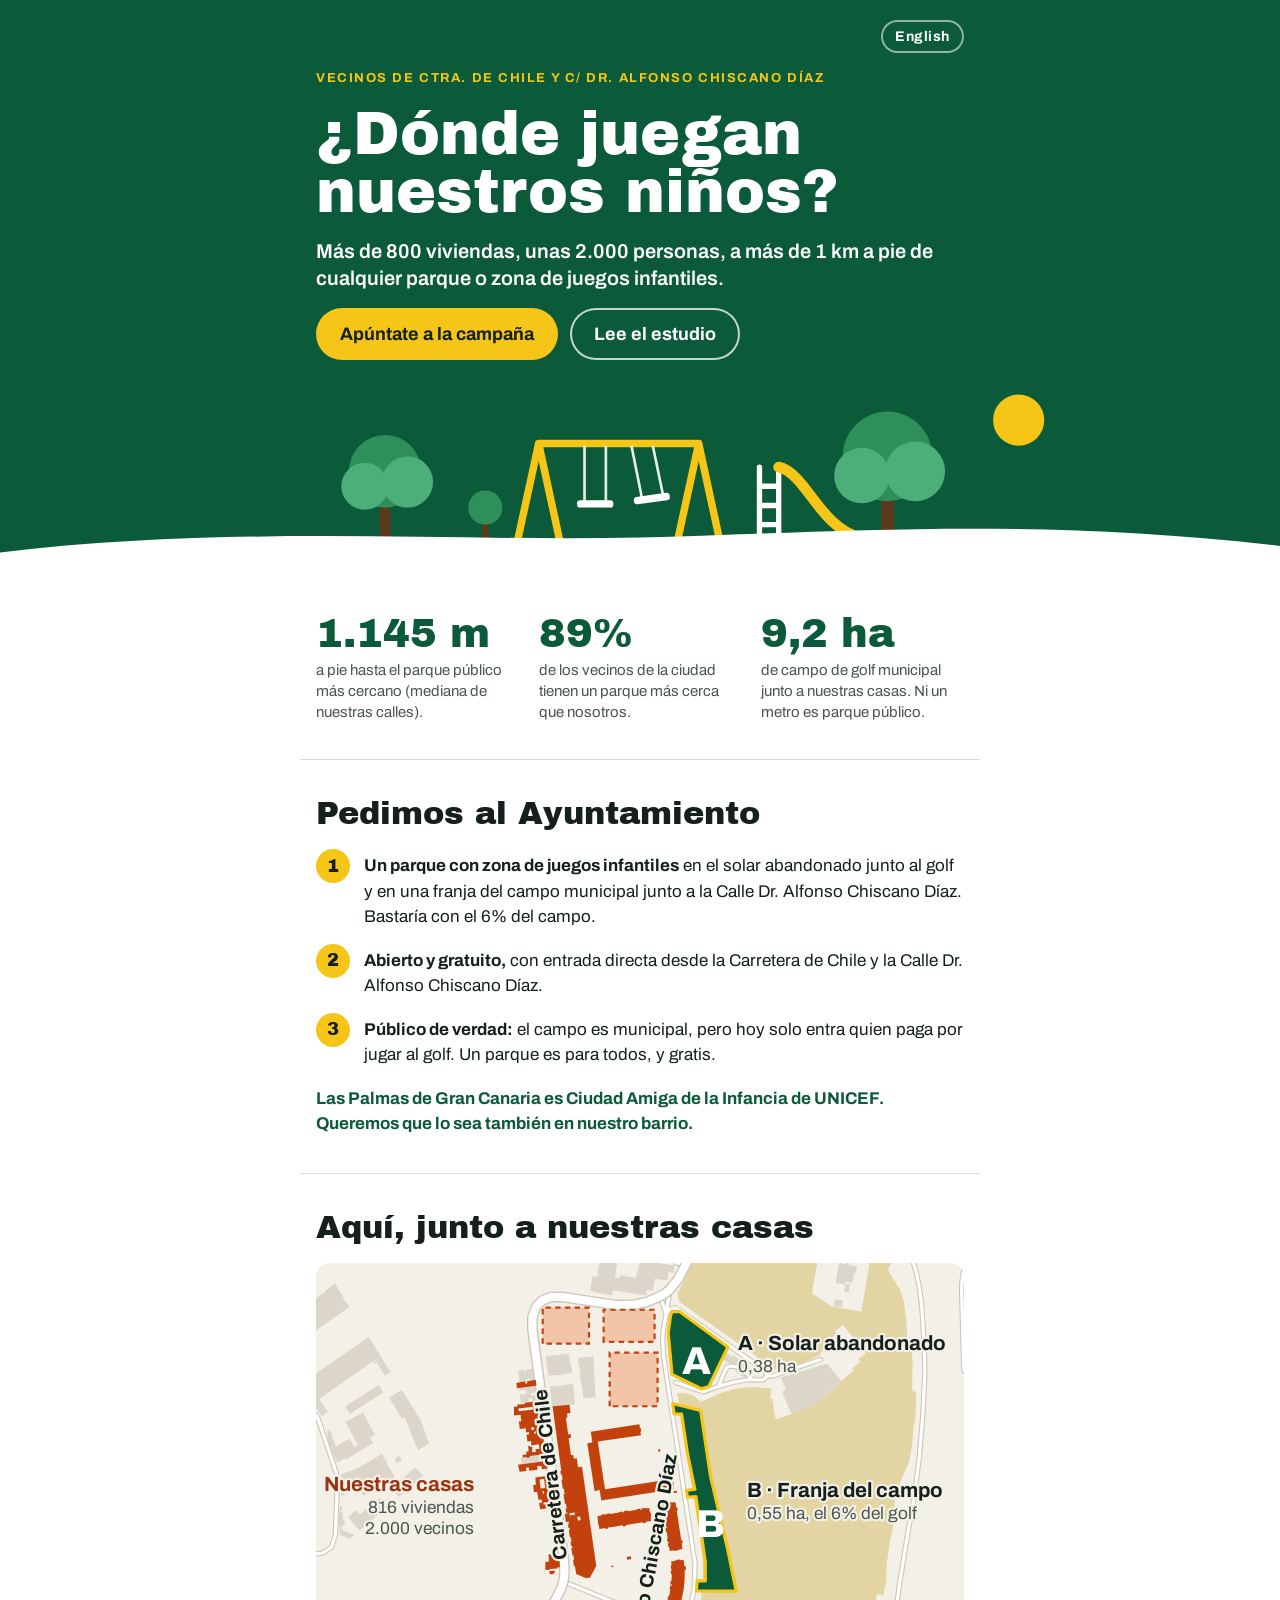
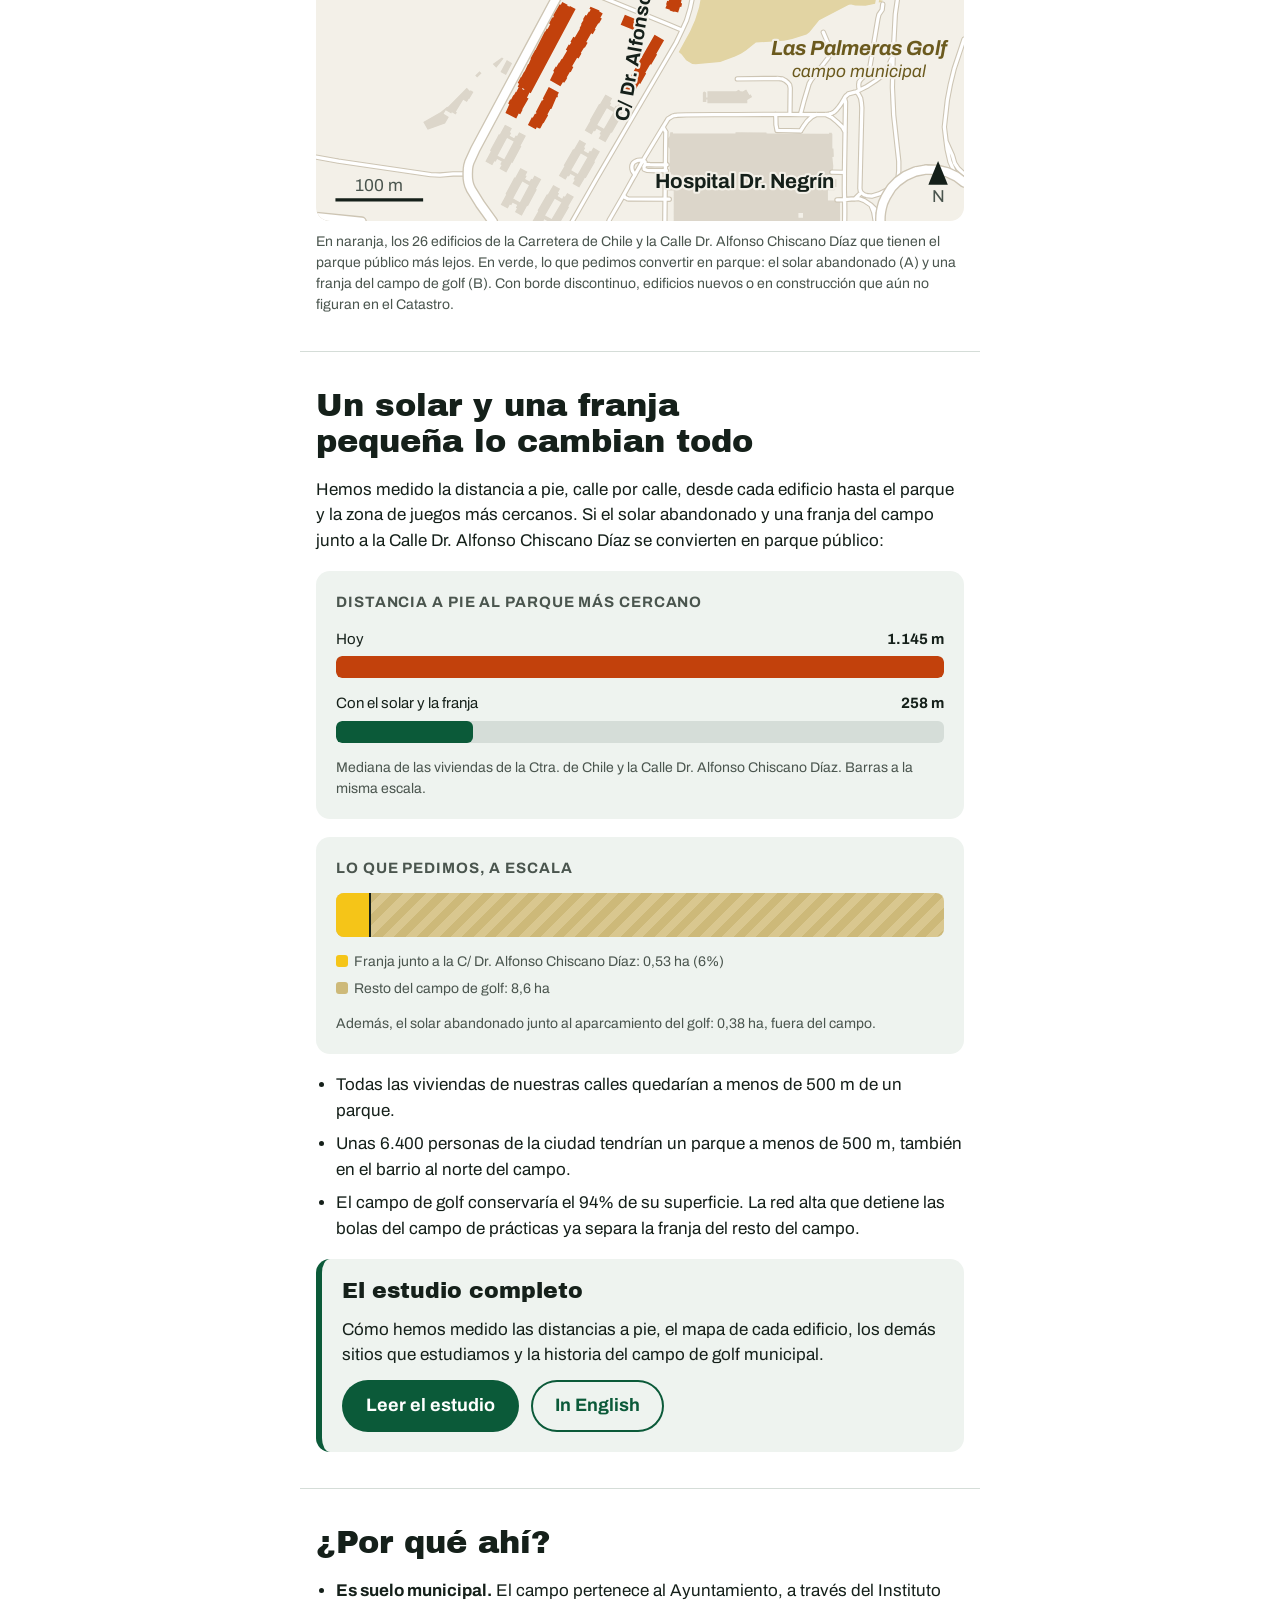
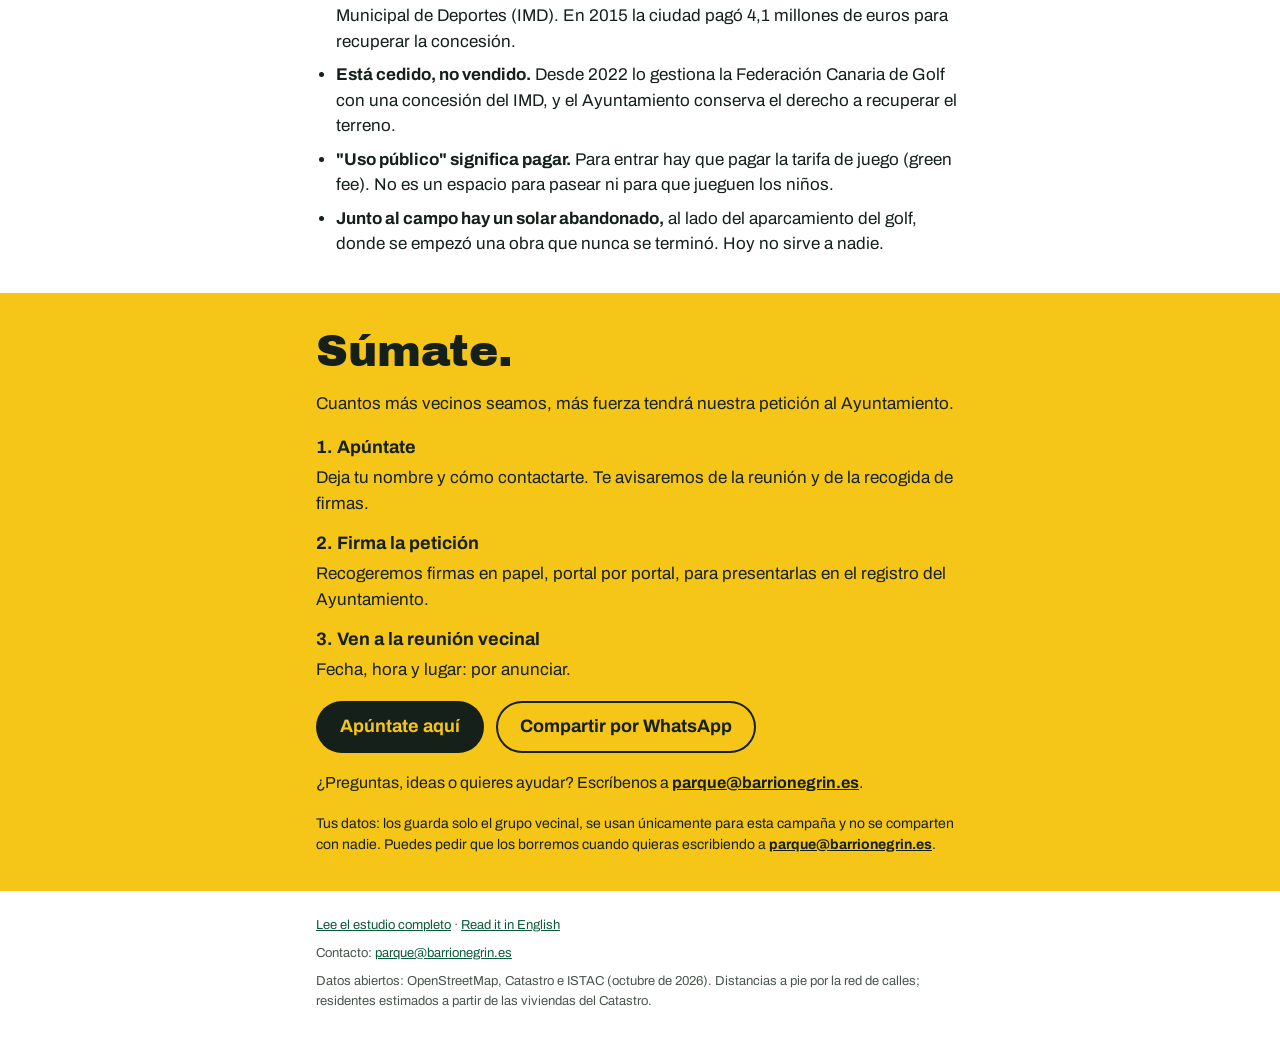
<file: docs/index.html>
<!doctype html>
<html lang="es">
<head>
<meta charset="utf-8">
<meta name="viewport" content="width=device-width, initial-scale=1, viewport-fit=cover">
<title>Un parque para Ctra. de Chile y Dr. Chiscano</title>
<meta name="description" content="Unas 2.000 personas de la Carretera de Chile y la Calle Dr. Alfonso Chiscano Díaz viven a más de 1 km a pie de un parque. Pedimos un parque público y gratuito con zona de juegos infantiles.">
<meta property="og:type" content="website">
<meta property="og:locale" content="es_ES">
<meta property="og:url" content="https://parque.barrionegrin.es/">
<meta property="og:title" content="¿Dónde juegan nuestros niños?">
<meta property="og:description" content="Unas 2.000 personas de la Carretera de Chile y la Calle Dr. Alfonso Chiscano Díaz viven a más de 1 km a pie de un parque. Pedimos un parque público y gratuito.">
<meta property="og:image" content="https://parque.barrionegrin.es/og.png">
<meta property="og:image:width" content="1200">
<meta property="og:image:height" content="630">
<meta property="og:image:alt" content="¿Dónde juegan nuestros niños? Un parque infantil dibujado sobre fondo verde.">
<meta name="twitter:card" content="summary_large_image">
<link rel="preconnect" href="https://fonts.googleapis.com">
<link rel="preconnect" href="https://fonts.gstatic.com" crossorigin>
<link rel="stylesheet" href="https://fonts.googleapis.com/css2?family=Archivo+Black&family=Archivo:wght@400;600;700&display=swap">
<link rel="stylesheet" href="site.css">
<link rel="alternate" hreflang="es" href="https://parque.barrionegrin.es/">
<link rel="alternate" hreflang="en" href="https://parque.barrionegrin.es/en/">
</head>
<body>
<header class="band-green hero">
  <div class="wrap">
    <nav class="topbar" aria-label="Idioma"><a class="lang" href="en/" hreflang="en" lang="en">English</a></nav>
    <div class="kicker">Vecinos de Ctra. de Chile y C/ Dr. Alfonso Chiscano Díaz</div>
    <h1>¿Dónde juegan nuestros niños?</h1>
    <p class="lead">Más de 800 viviendas, unas 2.000 personas, a más de 1 km a pie de cualquier parque o zona de juegos infantiles.</p>
    <div class="hero-actions">
      <a class="btn btn-yellow" id="btn-top" href="#apuntate">Apúntate a la campaña</a>
      <a class="btn btn-outline-light" href="estudio/">Lee el estudio</a>
    </div>
  </div>
  <svg class="hero-art" viewBox="0 0 1200 200" preserveAspectRatio="xMidYMax slice" aria-hidden="true" focusable="false">
    <circle cx="955" cy="52" r="24" fill="#f5c518"/>
    <g fill="#5b3a1e"><rect x="356" y="112" width="10" height="56"/><rect x="826" y="100" width="12" height="66"/><rect x="452" y="140" width="6" height="26"/></g>
    <g fill="#2f8f5b"><circle cx="361" cy="100" r="34"/><circle cx="832" cy="86" r="42"/><circle cx="455" cy="134" r="16"/></g>
    <g fill="#4cae78"><circle cx="342" cy="114" r="22"/><circle cx="382" cy="110" r="24"/><circle cx="808" cy="104" r="26"/><circle cx="858" cy="100" r="28"/></g>
    <g stroke="#f5c518" stroke-width="7" stroke-linecap="round" fill="none">
      <path d="M485 166 L505 74 L525 166 M635 166 L655 74 L675 166 M505 74 H655"/>
    </g>
    <g stroke="#e6eee8" stroke-width="2.5" fill="none"><path d="M548 76 V128 M568 76 V128 M592 76 L602 126 M612 76 L622 124"/></g>
    <g fill="#ffffff"><rect x="541" y="127" width="34" height="7" rx="3"/><rect x="594" y="122" width="34" height="7" rx="3" transform="rotate(-8 611 125)"/></g>
    <g stroke="#ffffff" stroke-width="5" stroke-linecap="round" fill="none"><path d="M712 166 V96 M730 166 V96 M712 150 H730 M712 132 H730 M712 114 H730"/></g>
    <path d="M730 96 C756 102 768 152 806 162" stroke="#f5c518" stroke-width="10" stroke-linecap="round" fill="none"/>
    <path d="M0 176 C220 150 420 166 600 162 C780 158 960 142 1200 170 L1200 200 L0 200 Z" fill="var(--bg)"/>
  </svg>
</header>

<section class="block">
  <div class="wrap">
    <div class="stats">
      <div class="stat"><b>1.145 m</b><span>a pie hasta el parque público más cercano (mediana de nuestras calles).</span></div>
      <div class="stat"><b>89%</b><span>de los vecinos de la ciudad tienen un parque más cerca que nosotros.</span></div>
      <div class="stat"><b>9,2 ha</b><span>de campo de golf municipal junto a nuestras casas. Ni un metro es parque público.</span></div>
    </div>
  </div>
</section>

<section class="block">
  <div class="wrap">
    <h2>Pedimos al Ayuntamiento</h2>
    <ol class="asks">
      <li><span class="n">1</span><p><strong>Un parque con zona de juegos infantiles</strong> en el solar abandonado junto al golf y en una franja del campo municipal junto a la Calle Dr. Alfonso Chiscano Díaz. Bastaría con el 6% del campo.</p></li>
      <li><span class="n">2</span><p><strong>Abierto y gratuito,</strong> con entrada directa desde la Carretera de Chile y la Calle Dr. Alfonso Chiscano Díaz.</p></li>
      <li><span class="n">3</span><p><strong>Público de verdad:</strong> el campo es municipal, pero hoy solo entra quien paga por jugar al golf. Un parque es para todos, y gratis.</p></li>
    </ol>
    <p class="unicef">Las Palmas de Gran Canaria es Ciudad Amiga de la Infancia de UNICEF. Queremos que lo sea también en nuestro barrio.</p>
  </div>
</section>

<section class="block" id="donde">
  <div class="wrap">
    <h2>Aquí, junto a nuestras casas</h2>
    <figure class="map">
<!-- mapa:start -->
<svg class="mapa" viewBox="0 0 600 517" role="img" aria-labelledby="mapa-titulo" xmlns="http://www.w3.org/2000/svg">
<title id="mapa-titulo">Mapa: las casas de la Carretera de Chile y la Calle Doctor Alfonso Chiscano Díaz, el campo de golf Las Palmeras, el solar abandonado (A) y la franja del campo (B) que pedimos convertir en parque.</title>
<style>
.mapa{font-family:var(--body,'Archivo',Arial,sans-serif)}
.mapa .bg{fill:var(--map-bg,#f3f0e8)}
.mapa .bldg{fill:var(--map-bldg,#dcd6ca)}
.mapa .home{fill:var(--map-home,#c2410c)}
.mapa .new{fill:var(--map-new,#f2c4a8);stroke:var(--map-home,#c2410c);stroke-width:2;stroke-dasharray:5 4}
.mapa .golf{fill:var(--map-golf,#e2d4a3)}
.mapa .park{fill:var(--map-park,#0b5a39);stroke:var(--map-park-edge,#f5c518);stroke-width:3;stroke-linejoin:round}
.mapa .casing,.mapa .road{fill:none;stroke-linecap:round;stroke-linejoin:round}
.mapa .casing{stroke:var(--map-casing,#cdc5b4)}
.mapa .road{stroke:var(--map-road,#ffffff)}
.mapa .minor.casing{stroke-width:5}.mapa .minor.road{stroke-width:3}
.mapa .main.casing{stroke-width:10}.mapa .main.road{stroke-width:7.5}
.mapa text{fill:var(--map-text,#15201a)}
.mapa text.halo{fill:var(--map-halo,#f3f0e8);stroke:var(--map-halo,#f3f0e8);stroke-width:4px;stroke-linejoin:round}
.mapa .street{font-size:18px;font-weight:700;letter-spacing:.02em}
.mapa .place{font-size:19px;font-weight:700}
.mapa .note{font-size:16px;font-weight:400;fill:var(--map-muted,#4a554e)}
.mapa .home-label{fill:var(--map-home-text,#9a3412)}
.mapa .letter{font-size:36px;font-weight:800;fill:#ffffff;stroke:none}
.mapa .golf-label{font-style:italic;fill:var(--map-golf-text,#6b5a1e)}
.mapa .bar{stroke:var(--map-text,#15201a);stroke-width:3}
.mapa .arrow{fill:var(--map-text,#15201a)}
</style>
<defs></defs>
<rect class="bg" width="600" height="517"/>
<path class="golf" d="M525.0,312.8 L523.9,313.9 L521.0,314.4 L521.4,312.1 L525.0,312.8ZM464.1,0.0 L459.3,27.9 L477.4,40.3 L505.0,44.9 L512.7,0.0 L532.7,0.0 L530.0,5.1 L530.1,7.9 L540.2,23.9 L544.4,35.1 L547.4,62.6 L546.6,70.9 L550.2,71.2 L550.1,69.9 L553.4,69.9 L553.6,73.6 L551.3,73.6 L552.4,92.7 L552.0,114.9 L552.5,118.8 L555.4,119.2 L555.5,134.1 L554.7,147.2 L553.2,152.2 L552.0,167.6 L549.5,183.4 L541.7,201.0 L540.9,205.4 L538.3,214.5 L536.4,218.6 L535.6,222.9 L534.5,241.4 L533.9,246.2 L531.5,256.7 L528.6,278.1 L527.8,295.3 L525.3,307.5 L519.3,306.4 L517.7,315.6 L508.8,317.3 L499.2,317.2 L495.4,316.3 L493.5,316.4 L491.2,317.5 L465.9,330.8 L456.9,341.8 L454.2,343.9 L441.0,348.1 L433.4,349.8 L407.3,351.5 L398.1,358.8 L393.4,361.7 L388.0,364.4 L374.3,369.4 L351.6,371.6 L348.4,371.4 L342.7,367.9 L338.6,362.5 L335.9,360.3 L346.3,341.3 L351.0,330.6 L354.7,318.8 L356.9,307.1 L358.2,294.4 L358.0,275.1 L356.5,261.4 L334.5,120.1 L343.9,121.1 L350.0,122.9 L356.2,128.6 L376.0,120.0 L387.3,116.7 L399.6,115.0 L408.2,115.1 L421.8,116.3 L420.1,125.3 L422.4,125.8 L425.5,144.6 L441.3,139.6 L464.1,129.3 L470.8,124.2 L491.4,104.9 L498.0,99.8 L496.5,97.5 L504.2,91.5 L502.2,89.1 L509.0,83.4 L487.9,57.3 L480.7,63.4 L482.2,65.3 L474.2,71.7 L476.4,74.3 L469.8,79.5 L466.4,85.5 L443.6,95.7 L426.4,99.2 L424.7,98.4 L336.1,35.7 L334.9,27.7 L348.0,0.0 L464.1,0.0Z"/>
<path class="bldg" fill-rule="evenodd" d="M119.5,426.3 L103.4,432.2 L99.3,425.0 L115.5,415.7 L121.4,410.9 L122.0,411.1 L139.6,393.4 L142.5,396.3 L143.2,395.5 L145.8,397.2 L141.9,403.8 L141.5,403.5 L139.7,406.4 L136.3,404.4 L129.5,415.5 L130.5,416.1 L129.3,418.0 L125.8,416.0 L125.2,417.1 L120.1,414.1 L118.2,417.4 L123.0,420.3 L119.5,426.3ZM22.3,230.7 L24.9,231.0 L24.7,233.4 L25.3,233.5 L24.9,237.7 L26.2,237.5 L26.9,243.0 L23.7,243.6 L24.1,247.4 L35.5,251.7 L31.1,255.5 L22.3,251.7 L20.9,237.6 L22.0,224.9 L24.9,227.0 L22.3,230.7ZM37.1,228.8 L40.6,233.0 L59.0,217.3 L66.0,225.7 L40.3,247.7 L29.7,235.5 L37.1,228.8ZM76.8,216.5 L69.9,208.1 L92.2,189.1 L99.5,197.2 L76.8,216.5ZM23.1,215.9 L24.3,200.0 L23.1,195.9 L38.7,189.8 L61.4,176.7 L67.8,189.4 L73.0,198.0 L43.8,215.5 L38.8,206.9 L40.1,206.1 L23.1,215.9ZM10.1,161.0 L10.8,155.6 L13.0,154.7 L18.6,170.2 L31.1,162.7 L35.8,170.5 L38.8,168.7 L27.2,147.1 L43.7,138.5 L54.6,159.2 L50.0,161.9 L52.9,166.7 L27.7,182.0 L27.2,181.1 L20.1,184.8 L18.3,182.0 L17.8,182.3 L10.1,161.0ZM74.8,185.2 L72.5,181.4 L77.4,178.5 L79.6,182.3 L74.8,185.2ZM79.5,117.3 L97.0,145.3 L104.7,167.2 L94.4,173.4 L81.8,142.4 L79.6,143.9 L67.6,124.8 L79.5,117.3ZM31.4,139.9 L26.9,132.9 L57.9,113.0 L62.3,119.9 L31.4,139.9ZM0.0,102.3 L48.9,68.4 L59.9,86.2 L2.7,125.9 L11.2,138.0 L5.3,142.0 L0.0,134.4 L0.0,102.3ZM52.9,91.6 L59.8,86.3 L69.0,101.2 L63.8,104.5 L55.9,91.7 L53.9,93.2 L52.9,91.6ZM31.0,40.7 L12.8,53.4 L0.0,62.4 L0.0,32.7 L9.1,26.4 L8.6,25.5 L17.5,19.3 L25.2,30.9 L24.5,31.4 L31.0,40.7ZM205.1,506.9 L213.8,491.8 L214.6,492.2 L219.7,483.3 L226.0,486.9 L224.0,490.4 L225.1,491.1 L223.7,493.6 L227.9,496.0 L229.2,493.6 L230.5,494.3 L232.6,490.7 L238.8,494.1 L233.5,503.2 L234.4,503.6 L226.5,517.3 L215.1,517.3 L211.4,515.1 L210.2,517.3 L208.9,516.8 L208.6,517.3 L201.4,517.3 L200.5,516.7 L205.8,507.4 L205.1,506.9ZM218.2,514.9 L227.2,499.5 L221.1,496.0 L212.1,511.5 L218.2,514.9ZM175.4,491.7 L183.7,476.2 L184.4,476.6 L189.3,467.6 L195.8,471.1 L193.9,474.5 L195.1,475.1 L193.6,477.8 L197.8,480.1 L199.2,477.5 L200.4,478.1 L202.3,474.5 L208.6,477.9 L203.6,487.1 L204.5,487.6 L196.2,503.0 L195.5,502.6 L190.5,511.8 L184.2,508.4 L186.1,504.9 L185.0,504.3 L186.3,501.9 L182.0,499.7 L180.7,502.1 L179.5,501.5 L177.5,505.1 L171.0,501.7 L176.1,492.1 L175.4,491.7ZM197.2,483.5 L191.1,480.1 L182.6,495.9 L188.8,499.2 L197.2,483.5ZM238.1,450.1 L238.8,450.5 L244.0,441.5 L250.1,445.0 L248.2,448.4 L249.3,449.1 L247.9,451.6 L252.1,454.0 L253.5,451.6 L254.7,452.3 L256.8,448.7 L262.9,452.2 L257.7,461.5 L258.5,461.9 L249.7,477.1 L249.0,476.7 L243.7,485.7 L237.5,482.2 L239.6,478.5 L238.4,477.9 L239.8,475.5 L235.6,473.1 L234.2,475.5 L233.1,474.9 L231.0,478.4 L224.8,474.8 L230.1,465.7 L229.3,465.3 L238.1,450.1ZM251.3,457.6 L245.2,454.1 L236.3,469.6 L242.4,473.1 L251.3,457.6ZM161.1,451.5 L169.4,436.1 L170.1,436.5 L175.0,427.5 L181.4,430.9 L179.5,434.4 L180.8,435.1 L179.3,437.8 L183.5,440.0 L184.9,437.4 L186.2,438.0 L188.1,434.5 L194.4,437.8 L189.4,447.1 L190.2,447.5 L188.8,450.1 L181.9,463.0 L181.2,462.6 L176.2,471.8 L169.9,468.4 L171.8,464.9 L170.6,464.2 L172.0,461.6 L167.7,459.3 L166.3,461.9 L165.2,461.3 L163.2,465.0 L156.8,461.5 L161.9,452.0 L161.1,451.5ZM174.3,459.5 L183.1,443.1 L176.9,439.8 L168.1,456.2 L174.3,459.5ZM149.2,383.8 L147.4,381.9 L151.4,378.0 L153.3,379.9 L149.2,383.8ZM175.9,381.5 L170.8,378.6 L176.7,367.6 L181.6,370.5 L175.9,381.5ZM166.9,374.7 L163.6,371.2 L172.1,365.2 L173.7,366.1 L166.9,374.7ZM212.5,176.8 L213.4,183.3 L190.2,186.3 L189.7,180.4 L195.3,179.7 L195.4,180.5 L198.0,180.2 L197.8,178.7 L212.5,176.8ZM187.7,115.8 L204.2,113.6 L206.0,127.7 L200.5,128.5 L200.0,125.0 L196.5,125.5 L197.0,129.0 L189.8,129.9 L188.6,121.8 L194.7,121.0 L194.3,117.4 L188.1,118.2 L187.7,115.8ZM198.9,120.4 L199.3,123.0 L202.6,122.6 L202.2,120.0 L194.7,121.0 L198.9,120.4ZM239.9,130.8 L218.8,132.7 L216.3,114.2 L226.2,114.1 L238.1,111.4 L239.9,130.8ZM194.5,107.8 L194.7,109.5 L188.6,110.3 L187.3,99.6 L192.5,98.9 L192.7,100.5 L194.5,100.2 L194.3,98.7 L201.8,97.6 L203.4,108.2 L197.9,109.0 L197.7,107.1 L194.5,107.8ZM244.4,105.7 L244.6,101.1 L242.3,88.0 L257.0,86.3 L258.7,124.2 L247.4,125.2 L246.8,117.4 L244.4,105.7ZM226.4,103.8 L215.0,104.1 L212.6,86.4 L233.9,84.0 L237.3,101.4 L226.4,103.8ZM311.0,516.9 L331.2,516.9 L331.2,488.4 L325.2,488.4 L325.2,485.0 L323.5,485.0 L323.5,477.7 L328.7,477.7 L328.7,475.9 L331.0,475.9 L331.0,473.7 L327.5,473.7 L327.5,449.8 L325.6,447.6 L324.8,444.5 L325.2,441.4 L327.5,438.0 L327.5,435.6 L328.0,435.6 L328.0,434.6 L330.5,434.6 L330.5,435.6 L388.4,435.6 L388.4,434.6 L390.9,434.6 L417.2,434.7 L417.2,435.7 L475.1,435.8 L475.1,435.0 L477.6,435.0 L477.6,435.9 L478.1,435.9 L478.1,449.6 L479.1,449.6 L479.5,457.2 L478.1,457.3 L479.0,466.0 L478.1,473.8 L474.4,473.8 L474.4,475.9 L476.9,475.9 L476.9,478.1 L481.9,478.1 L481.9,485.2 L480.2,485.2 L480.2,488.2 L474.0,488.2 L474.0,497.8 L485.2,497.8 L485.2,517.3 L311.0,516.9ZM446.7,509.2 L446.7,513.6 L450.9,513.6 L450.9,509.2 L446.7,509.2ZM253.5,423.3 L262.2,408.1 L262.8,408.5 L268.0,399.5 L274.3,403.1 L272.2,406.7 L273.4,407.4 L272.1,409.7 L276.3,412.1 L277.6,409.8 L278.8,410.5 L280.9,406.8 L287.1,410.3 L281.9,419.5 L282.6,419.9 L273.9,435.1 L273.2,434.7 L268.0,443.8 L261.7,440.2 L263.7,436.8 L262.5,436.1 L263.9,433.6 L259.8,431.3 L258.3,433.7 L257.2,433.1 L255.2,436.5 L248.8,432.9 L254.1,423.7 L253.5,423.3ZM266.6,431.2 L275.5,415.7 L269.3,412.2 L260.4,427.7 L266.6,431.2ZM359.9,396.7 L361.3,398.0 L361.3,402.2 L362.5,402.2 L362.4,396.6 L389.0,396.6 L391.4,395.1 L392.9,396.6 L395.1,396.7 L398.3,394.9 L401.3,400.1 L402.4,399.4 L403.8,401.8 L399.3,404.6 L399.4,407.6 L362.4,407.7 L362.4,404.1 L361.4,404.1 L361.4,406.5 L358.2,406.5 L358.2,398.0 L358.9,396.9 L359.9,396.7ZM439.8,138.7 L431.5,119.1 L435.1,117.4 L430.3,106.0 L473.0,93.0 L486.7,109.5 L470.0,124.8 L464.1,129.3 L441.5,139.5 L440.7,139.6 L439.8,138.7ZM399.1,94.7 L396.1,98.8 L400.9,102.3 L397.6,107.0 L387.9,99.9 L389.3,98.0 L376.5,88.6 L380.4,83.4 L385.1,86.8 L386.2,85.4 L399.1,94.7ZM545.9,58.1 L546.5,62.7 L544.0,63.0 L543.3,58.4 L545.9,58.1ZM487.8,34.9 L486.8,41.0 L479.3,39.7 L480.4,33.6 L487.8,34.9ZM494.4,19.9 L493.1,27.4 L488.9,26.7 L490.2,19.1 L494.4,19.9ZM278.9,0.0 L276.8,13.1 L281.1,13.8 L281.4,11.4 L296.2,13.7 L297.0,8.7 L298.0,8.9 L299.4,0.0 L317.4,0.0 L332.1,2.3 L331.0,9.0 L326.5,8.3 L325.2,16.3 L313.6,14.5 L311.7,25.6 L307.1,24.8 L307.0,25.3 L306.6,25.3 L305.8,30.1 L275.2,25.3 L274.1,29.8 L258.1,27.3 L258.2,26.6 L253.8,25.9 L255.9,12.3 L260.3,13.0 L262.4,0.0 L278.9,0.0ZM499.8,9.7 L498.2,9.4 L496.6,18.6 L490.2,17.4 L489.7,19.8 L481.1,18.5 L484.4,0.1 L490.6,1.2 L490.8,0.0 L493.5,0.1 L493.2,1.8 L500.9,3.1 L499.8,9.7Z"/>
<path class="minor casing" d="M583.4,442.7 L584.4,450.3M584.4,450.3 L587.0,461.8M587.0,461.8 L592.9,475.5M538.5,480.1 L539.6,470.2M539.6,470.2 L539.6,461.4M539.6,461.4 L534.9,418.9M534.9,418.9 L533.7,393.1M533.7,393.1 L534.4,363.1M0.0,457.5 L20.6,461.2M20.6,461.2 L106.1,473.7M106.1,473.7 L114.8,474.1M114.8,474.1 L126.9,473.1M126.9,473.1 L140.5,473.1M0.0,140.9 L2.2,145.0M2.2,145.0 L18.9,194.7M18.9,194.7 L19.9,199.7M19.9,199.7 L18.0,251.9M18.0,251.9 L14.4,263.2M14.4,263.2 L6.6,268.3M6.6,268.3 L0.0,269.5M489.5,517.3 L489.6,507.9M489.6,507.9 L489.5,496.8M517.9,517.3 L516.4,508.4M516.4,508.4 L513.8,501.9M323.0,517.3 L323.2,496.4M323.2,496.4 L323.5,470.1M323.5,470.1 L323.5,464.5M323.5,464.5 L323.9,434.1M323.9,434.1 L321.3,429.7M324.5,470.1 L323.5,470.1M323.5,470.1 L313.9,470.1M313.9,470.1 L306.3,469.7M306.3,469.7 L303.9,468.8M303.9,468.8 L303.7,466.5M303.7,466.5 L304.9,464.2M522.7,512.1 L518.7,506.7M518.7,506.7 L513.8,501.9M499.0,496.1 L502.3,495.9M502.3,495.9 L507.9,498.0M507.9,498.0 L513.8,501.9M489.5,496.8 L482.4,497.1M489.5,496.8 L495.8,496.3M495.8,496.3 L499.0,496.1M285.0,492.4 L273.4,512.5M273.4,512.5 L271.6,515.6M271.6,515.6 L271.0,517.3M327.1,496.5 L323.2,496.4M323.2,496.4 L288.9,496.2M288.9,496.2 L285.9,494.7M285.9,494.7 L285.0,492.4M295.4,473.9 L293.7,476.7M293.7,476.7 L285.0,492.4M237.1,517.3 L259.8,477.5M259.8,477.5 L333.4,351.6M333.4,351.6 L339.0,339.9M583.4,442.7 L589.2,455.6M589.2,455.6 L591.4,463.2M591.4,463.2 L594.4,467.8M594.4,467.8 L600.0,473.1M499.0,496.1 L503.1,492.1M503.1,492.1 L504.9,490.3M504.9,490.3 L507.5,492.4M507.5,492.4 L509.8,493.1M509.8,493.1 L514.6,493.6M514.6,493.6 L521.4,491.6M521.4,491.6 L532.8,485.9M489.5,496.8 L489.4,494.5M489.4,494.5 L489.2,487.5M489.2,487.5 L489.3,471.7M477.7,471.4 L489.3,471.7M489.9,434.3 L489.3,471.7M500.6,397.0 L502.5,399.5M502.5,399.5 L504.3,403.0M504.3,403.0 L505.0,407.2M505.0,407.2 L505.4,411.9M505.4,411.9 L503.6,486.3M503.6,486.3 L504.0,488.8M504.0,488.8 L504.9,490.3M472.0,418.1 L477.4,420.7M477.4,420.7 L482.6,425.0M482.6,425.0 L487.4,429.6M487.4,429.6 L489.9,434.3M463.3,418.1 L459.2,420.1M459.2,420.1 L454.7,424.3M454.7,424.3 L451.2,429.2M451.2,429.2 L448.7,433.3M448.7,433.3 L426.9,432.8M426.9,432.8 L425.9,427.5M425.9,427.5 L425.8,422.6M425.8,422.6 L425.7,419.7M425.7,419.7 L425.2,417.9M489.3,403.0 L490.3,406.5M490.3,406.5 L489.9,434.3M472.0,418.1 L463.3,418.1M463.3,418.1 L448.5,418.1M438.8,418.0 L448.5,418.1M472.0,418.1 L475.4,417.6M475.4,417.6 L477.7,416.9M477.7,416.9 L479.7,415.9M479.7,415.9 L482.0,413.7M482.0,413.7 L484.6,410.5M484.6,410.5 L487.2,406.6M487.2,406.6 L489.3,403.0M500.6,397.0 L497.3,397.8M497.3,397.8 L492.9,399.0M492.9,399.0 L490.5,401.1M490.5,401.1 L489.3,403.0M503.5,395.3 L500.6,397.0M295.4,473.9 L303.0,460.2M295.4,473.9 L293.6,471.2M293.6,471.2 L293.1,470.4M293.1,470.4 L292.6,468.8M292.6,468.8 L292.4,466.9M292.4,466.9 L292.6,465.2M292.6,465.2 L293.4,463.3M293.4,463.3 L294.3,462.3M294.3,462.3 L295.9,461.3M295.9,461.3 L297.5,460.6M297.5,460.6 L300.0,460.4M300.0,460.4 L303.0,460.2M304.9,464.2 L304.6,462.1M304.6,462.1 L303.0,460.2M303.0,460.2 L304.4,457.8M304.4,457.8 L321.3,429.7M339.0,339.9 L336.4,338.9M336.4,338.9 L326.0,334.6M326.0,334.6 L232.3,296.2M232.3,296.2 L229.1,294.9M304.9,464.2 L308.9,464.4M308.9,464.4 L315.0,464.6M315.0,464.6 L323.5,464.5M323.5,464.5 L325.0,464.5M321.3,429.7 L325.9,422.2M325.9,422.2 L329.8,419.7M329.8,419.7 L332.0,419.0M332.0,419.0 L335.0,418.7M335.0,418.7 L342.6,418.4M342.6,418.4 L369.1,418.2M369.1,418.2 L389.3,418.2M389.3,418.2 L425.2,417.9M425.2,417.9 L438.8,418.0M438.8,418.0 L439.1,393.6M439.1,393.6 L438.5,390.6M438.5,390.6 L437.1,388.8M437.1,388.8 L434.7,386.7M434.7,386.7 L431.9,385.2M431.9,385.2 L427.1,384.6M427.1,384.6 L390.1,385.1M339.0,339.9 L343.0,331.2M343.0,331.2 L346.4,319.9M346.4,319.9 L350.1,302.6M350.1,302.6 L351.0,278.8M351.0,278.8 L321.8,86.2M321.8,86.2 L321.0,71.8M321.0,71.8 L321.7,60.4M321.7,60.4 L324.3,47.1M448.5,418.1 L451.9,405.2M451.9,405.2 L456.6,389.5M456.6,389.5 L458.7,385.8M458.7,385.8 L474.1,365.8M474.1,365.8 L475.6,362.4M475.6,362.4 L476.3,360.3M476.3,360.3 L476.5,357.9M476.5,357.9 L469.7,341.9M534.4,363.1 L530.2,372.5M530.2,372.5 L526.8,378.5M526.8,378.5 L523.1,383.1M523.1,383.1 L518.1,386.8M518.1,386.8 L510.2,392.0M510.2,392.0 L503.5,395.3M524.8,315.9 L524.2,321.1M524.2,321.1 L521.2,325.5M521.2,325.5 L520.2,329.8M520.2,329.8 L513.0,373.2M513.0,373.2 L512.2,376.1M512.2,376.1 L511.0,378.6M511.0,378.6 L509.2,380.9M509.2,380.9 L504.3,385.8M504.3,385.8 L502.9,387.9M502.9,387.9 L502.5,390.2M502.5,390.2 L502.6,392.7M502.6,392.7 L503.5,395.3M534.4,363.1 L536.4,325.1M536.4,325.1 L540.6,295.7M540.6,295.7 L547.2,254.8M547.2,254.8 L553.8,217.2M553.8,217.2 L558.7,178.9M558.7,178.9 L561.9,140.4M561.9,140.4 L563.7,104.6M563.7,104.6 L563.6,89.8M563.6,89.8 L562.8,71.8M562.8,71.8 L562.0,56.5M562.0,56.5 L560.8,39.0M560.8,39.0 L558.4,21.3M558.4,21.3 L555.4,6.8M555.4,6.8 L553.1,0.0M467.1,89.4 L450.4,95.0M450.4,95.0 L433.1,101.2M433.1,101.2 L423.3,104.5M423.3,104.5 L417.8,104.6M583.4,442.7 L581.8,429.6M581.8,429.6 L584.6,404.7M584.6,404.7 L587.3,390.4M587.3,390.4 L591.0,375.4M591.0,375.4 L600.0,348.4M600.0,100.0 L599.7,94.8M599.7,94.8 L597.8,24.7M597.8,24.7 L598.2,16.7M598.2,16.7 L599.3,9.2M599.3,9.2 L600.0,6.3M333.1,0.0 L342.4,1.4M372.7,114.2 L358.8,119.3M358.8,119.3 L344.2,114.6M344.2,114.6 L337.3,111.8M337.3,111.8 L332.9,110.7M403.4,108.0 L400.9,107.9M400.9,107.9 L386.8,110.3M386.8,110.3 L374.0,113.8M374.0,113.8 L372.7,114.2M403.4,108.0 L414.2,108.3M414.2,108.3 L417.8,104.6M403.4,108.0 L402.0,105.7M402.0,105.7 L397.0,100.3M397.0,100.3 L391.4,96.4M391.4,96.4 L384.8,95.4M384.8,95.4 L380.8,96.2M380.8,96.2 L378.1,101.1M378.1,101.1 L372.7,114.2M417.8,104.6 L415.4,99.6M415.4,99.6 L338.4,45.3M338.4,45.3 L333.0,41.6M333.0,41.6 L327.1,42.9M327.1,42.9 L324.3,47.1M324.3,47.1 L320.5,35.9M320.5,35.9 L318.2,34.0M318.2,34.0 L313.5,33.1M327.6,24.6 L324.3,47.1"/>
<path class="minor road" d="M583.4,442.7 L584.4,450.3M584.4,450.3 L587.0,461.8M587.0,461.8 L592.9,475.5M538.5,480.1 L539.6,470.2M539.6,470.2 L539.6,461.4M539.6,461.4 L534.9,418.9M534.9,418.9 L533.7,393.1M533.7,393.1 L534.4,363.1M0.0,457.5 L20.6,461.2M20.6,461.2 L106.1,473.7M106.1,473.7 L114.8,474.1M114.8,474.1 L126.9,473.1M126.9,473.1 L140.5,473.1M0.0,140.9 L2.2,145.0M2.2,145.0 L18.9,194.7M18.9,194.7 L19.9,199.7M19.9,199.7 L18.0,251.9M18.0,251.9 L14.4,263.2M14.4,263.2 L6.6,268.3M6.6,268.3 L0.0,269.5M489.5,517.3 L489.6,507.9M489.6,507.9 L489.5,496.8M517.9,517.3 L516.4,508.4M516.4,508.4 L513.8,501.9M323.0,517.3 L323.2,496.4M323.2,496.4 L323.5,470.1M323.5,470.1 L323.5,464.5M323.5,464.5 L323.9,434.1M323.9,434.1 L321.3,429.7M324.5,470.1 L323.5,470.1M323.5,470.1 L313.9,470.1M313.9,470.1 L306.3,469.7M306.3,469.7 L303.9,468.8M303.9,468.8 L303.7,466.5M303.7,466.5 L304.9,464.2M522.7,512.1 L518.7,506.7M518.7,506.7 L513.8,501.9M499.0,496.1 L502.3,495.9M502.3,495.9 L507.9,498.0M507.9,498.0 L513.8,501.9M489.5,496.8 L482.4,497.1M489.5,496.8 L495.8,496.3M495.8,496.3 L499.0,496.1M285.0,492.4 L273.4,512.5M273.4,512.5 L271.6,515.6M271.6,515.6 L271.0,517.3M327.1,496.5 L323.2,496.4M323.2,496.4 L288.9,496.2M288.9,496.2 L285.9,494.7M285.9,494.7 L285.0,492.4M295.4,473.9 L293.7,476.7M293.7,476.7 L285.0,492.4M237.1,517.3 L259.8,477.5M259.8,477.5 L333.4,351.6M333.4,351.6 L339.0,339.9M583.4,442.7 L589.2,455.6M589.2,455.6 L591.4,463.2M591.4,463.2 L594.4,467.8M594.4,467.8 L600.0,473.1M499.0,496.1 L503.1,492.1M503.1,492.1 L504.9,490.3M504.9,490.3 L507.5,492.4M507.5,492.4 L509.8,493.1M509.8,493.1 L514.6,493.6M514.6,493.6 L521.4,491.6M521.4,491.6 L532.8,485.9M489.5,496.8 L489.4,494.5M489.4,494.5 L489.2,487.5M489.2,487.5 L489.3,471.7M477.7,471.4 L489.3,471.7M489.9,434.3 L489.3,471.7M500.6,397.0 L502.5,399.5M502.5,399.5 L504.3,403.0M504.3,403.0 L505.0,407.2M505.0,407.2 L505.4,411.9M505.4,411.9 L503.6,486.3M503.6,486.3 L504.0,488.8M504.0,488.8 L504.9,490.3M472.0,418.1 L477.4,420.7M477.4,420.7 L482.6,425.0M482.6,425.0 L487.4,429.6M487.4,429.6 L489.9,434.3M463.3,418.1 L459.2,420.1M459.2,420.1 L454.7,424.3M454.7,424.3 L451.2,429.2M451.2,429.2 L448.7,433.3M448.7,433.3 L426.9,432.8M426.9,432.8 L425.9,427.5M425.9,427.5 L425.8,422.6M425.8,422.6 L425.7,419.7M425.7,419.7 L425.2,417.9M489.3,403.0 L490.3,406.5M490.3,406.5 L489.9,434.3M472.0,418.1 L463.3,418.1M463.3,418.1 L448.5,418.1M438.8,418.0 L448.5,418.1M472.0,418.1 L475.4,417.6M475.4,417.6 L477.7,416.9M477.7,416.9 L479.7,415.9M479.7,415.9 L482.0,413.7M482.0,413.7 L484.6,410.5M484.6,410.5 L487.2,406.6M487.2,406.6 L489.3,403.0M500.6,397.0 L497.3,397.8M497.3,397.8 L492.9,399.0M492.9,399.0 L490.5,401.1M490.5,401.1 L489.3,403.0M503.5,395.3 L500.6,397.0M295.4,473.9 L303.0,460.2M295.4,473.9 L293.6,471.2M293.6,471.2 L293.1,470.4M293.1,470.4 L292.6,468.8M292.6,468.8 L292.4,466.9M292.4,466.9 L292.6,465.2M292.6,465.2 L293.4,463.3M293.4,463.3 L294.3,462.3M294.3,462.3 L295.9,461.3M295.9,461.3 L297.5,460.6M297.5,460.6 L300.0,460.4M300.0,460.4 L303.0,460.2M304.9,464.2 L304.6,462.1M304.6,462.1 L303.0,460.2M303.0,460.2 L304.4,457.8M304.4,457.8 L321.3,429.7M339.0,339.9 L336.4,338.9M336.4,338.9 L326.0,334.6M326.0,334.6 L232.3,296.2M232.3,296.2 L229.1,294.9M304.9,464.2 L308.9,464.4M308.9,464.4 L315.0,464.6M315.0,464.6 L323.5,464.5M323.5,464.5 L325.0,464.5M321.3,429.7 L325.9,422.2M325.9,422.2 L329.8,419.7M329.8,419.7 L332.0,419.0M332.0,419.0 L335.0,418.7M335.0,418.7 L342.6,418.4M342.6,418.4 L369.1,418.2M369.1,418.2 L389.3,418.2M389.3,418.2 L425.2,417.9M425.2,417.9 L438.8,418.0M438.8,418.0 L439.1,393.6M439.1,393.6 L438.5,390.6M438.5,390.6 L437.1,388.8M437.1,388.8 L434.7,386.7M434.7,386.7 L431.9,385.2M431.9,385.2 L427.1,384.6M427.1,384.6 L390.1,385.1M339.0,339.9 L343.0,331.2M343.0,331.2 L346.4,319.9M346.4,319.9 L350.1,302.6M350.1,302.6 L351.0,278.8M351.0,278.8 L321.8,86.2M321.8,86.2 L321.0,71.8M321.0,71.8 L321.7,60.4M321.7,60.4 L324.3,47.1M448.5,418.1 L451.9,405.2M451.9,405.2 L456.6,389.5M456.6,389.5 L458.7,385.8M458.7,385.8 L474.1,365.8M474.1,365.8 L475.6,362.4M475.6,362.4 L476.3,360.3M476.3,360.3 L476.5,357.9M476.5,357.9 L469.7,341.9M534.4,363.1 L530.2,372.5M530.2,372.5 L526.8,378.5M526.8,378.5 L523.1,383.1M523.1,383.1 L518.1,386.8M518.1,386.8 L510.2,392.0M510.2,392.0 L503.5,395.3M524.8,315.9 L524.2,321.1M524.2,321.1 L521.2,325.5M521.2,325.5 L520.2,329.8M520.2,329.8 L513.0,373.2M513.0,373.2 L512.2,376.1M512.2,376.1 L511.0,378.6M511.0,378.6 L509.2,380.9M509.2,380.9 L504.3,385.8M504.3,385.8 L502.9,387.9M502.9,387.9 L502.5,390.2M502.5,390.2 L502.6,392.7M502.6,392.7 L503.5,395.3M534.4,363.1 L536.4,325.1M536.4,325.1 L540.6,295.7M540.6,295.7 L547.2,254.8M547.2,254.8 L553.8,217.2M553.8,217.2 L558.7,178.9M558.7,178.9 L561.9,140.4M561.9,140.4 L563.7,104.6M563.7,104.6 L563.6,89.8M563.6,89.8 L562.8,71.8M562.8,71.8 L562.0,56.5M562.0,56.5 L560.8,39.0M560.8,39.0 L558.4,21.3M558.4,21.3 L555.4,6.8M555.4,6.8 L553.1,0.0M467.1,89.4 L450.4,95.0M450.4,95.0 L433.1,101.2M433.1,101.2 L423.3,104.5M423.3,104.5 L417.8,104.6M583.4,442.7 L581.8,429.6M581.8,429.6 L584.6,404.7M584.6,404.7 L587.3,390.4M587.3,390.4 L591.0,375.4M591.0,375.4 L600.0,348.4M600.0,100.0 L599.7,94.8M599.7,94.8 L597.8,24.7M597.8,24.7 L598.2,16.7M598.2,16.7 L599.3,9.2M599.3,9.2 L600.0,6.3M333.1,0.0 L342.4,1.4M372.7,114.2 L358.8,119.3M358.8,119.3 L344.2,114.6M344.2,114.6 L337.3,111.8M337.3,111.8 L332.9,110.7M403.4,108.0 L400.9,107.9M400.9,107.9 L386.8,110.3M386.8,110.3 L374.0,113.8M374.0,113.8 L372.7,114.2M403.4,108.0 L414.2,108.3M414.2,108.3 L417.8,104.6M403.4,108.0 L402.0,105.7M402.0,105.7 L397.0,100.3M397.0,100.3 L391.4,96.4M391.4,96.4 L384.8,95.4M384.8,95.4 L380.8,96.2M380.8,96.2 L378.1,101.1M378.1,101.1 L372.7,114.2M417.8,104.6 L415.4,99.6M415.4,99.6 L338.4,45.3M338.4,45.3 L333.0,41.6M333.0,41.6 L327.1,42.9M327.1,42.9 L324.3,47.1M324.3,47.1 L320.5,35.9M320.5,35.9 L318.2,34.0M318.2,34.0 L313.5,33.1M327.6,24.6 L324.3,47.1"/>
<path class="main casing" d="M140.5,473.1 L140.6,477.2M140.6,477.2 L141.1,480.7M141.1,480.7 L142.0,483.9M142.0,483.9 L143.7,487.7M143.7,487.7 L151.9,500.9M151.9,500.9 L163.6,517.1M163.6,517.1 L163.7,517.3M140.5,473.1 L140.7,468.2M140.7,468.2 L141.1,465.4M141.1,465.4 L142.0,462.3M142.0,462.3 L147.5,450.2M147.5,450.2 L200.2,351.7M200.2,351.7 L226.6,302.5M226.6,302.5 L229.1,294.9M522.6,517.3 L522.6,515.0M522.6,515.0 L522.7,512.1M522.7,512.1 L523.1,508.4M523.1,508.4 L523.9,504.3M523.9,504.3 L525.1,499.9M525.1,499.9 L527.6,494.5M527.6,494.5 L529.9,490.6M529.9,490.6 L532.8,485.9M538.5,480.1 L532.8,485.9M592.9,475.5 L600.0,480.9M592.9,475.5 L584.4,471.5M584.4,471.5 L575.3,469.3M575.3,469.3 L565.0,469.0M565.0,469.0 L555.0,470.9M555.0,470.9 L545.6,475.0M545.6,475.0 L538.5,480.1M0.0,513.0 L42.1,517.3M313.5,33.1 L305.3,36.4M305.3,36.4 L295.3,38.5M295.3,38.5 L279.1,39.1M279.1,39.1 L228.9,31.6M228.9,31.6 L217.6,31.3M217.6,31.3 L209.5,34.8M209.5,34.8 L204.1,40.0M204.1,40.0 L200.4,50.0M200.4,50.0 L200.4,61.8M200.4,61.8 L213.9,160.5M213.9,160.5 L227.8,260.1M227.8,260.1 L229.6,274.7M229.6,274.7 L230.0,282.8M230.0,282.8 L229.9,288.8M229.9,288.8 L229.1,294.9M313.5,33.1 L322.0,29.1M322.0,29.1 L327.6,24.6M342.4,1.4 L335.4,14.8M335.4,14.8 L327.6,24.6M343.1,0.0 L342.4,1.4"/>
<path class="main road" d="M140.5,473.1 L140.6,477.2M140.6,477.2 L141.1,480.7M141.1,480.7 L142.0,483.9M142.0,483.9 L143.7,487.7M143.7,487.7 L151.9,500.9M151.9,500.9 L163.6,517.1M163.6,517.1 L163.7,517.3M140.5,473.1 L140.7,468.2M140.7,468.2 L141.1,465.4M141.1,465.4 L142.0,462.3M142.0,462.3 L147.5,450.2M147.5,450.2 L200.2,351.7M200.2,351.7 L226.6,302.5M226.6,302.5 L229.1,294.9M522.6,517.3 L522.6,515.0M522.6,515.0 L522.7,512.1M522.7,512.1 L523.1,508.4M523.1,508.4 L523.9,504.3M523.9,504.3 L525.1,499.9M525.1,499.9 L527.6,494.5M527.6,494.5 L529.9,490.6M529.9,490.6 L532.8,485.9M538.5,480.1 L532.8,485.9M592.9,475.5 L600.0,480.9M592.9,475.5 L584.4,471.5M584.4,471.5 L575.3,469.3M575.3,469.3 L565.0,469.0M565.0,469.0 L555.0,470.9M555.0,470.9 L545.6,475.0M545.6,475.0 L538.5,480.1M0.0,513.0 L42.1,517.3M313.5,33.1 L305.3,36.4M305.3,36.4 L295.3,38.5M295.3,38.5 L279.1,39.1M279.1,39.1 L228.9,31.6M228.9,31.6 L217.6,31.3M217.6,31.3 L209.5,34.8M209.5,34.8 L204.1,40.0M204.1,40.0 L200.4,50.0M200.4,50.0 L200.4,61.8M200.4,61.8 L213.9,160.5M213.9,160.5 L227.8,260.1M227.8,260.1 L229.6,274.7M229.6,274.7 L230.0,282.8M230.0,282.8 L229.9,288.8M229.9,288.8 L229.1,294.9M313.5,33.1 L322.0,29.1M322.0,29.1 L327.6,24.6M342.4,1.4 L335.4,14.8M335.4,14.8 L327.6,24.6M343.1,0.0 L342.4,1.4"/>
<path class="home" fill-rule="evenodd" d="M203.4,416.0 L209.2,404.8 L210.0,405.2 L210.7,403.8 L209.9,403.4 L215.5,392.7 L224.9,397.6 L223.6,400.2 L224.1,400.9 L223.3,402.4 L222.6,402.1 L218.9,410.9 L217.9,412.9 L217.0,412.9 L214.3,418.0 L214.9,418.7 L210.7,426.1 L210.3,425.9 L207.8,430.7 L206.7,431.0 L204.4,429.8 L203.5,431.6 L196.2,427.8 L199.9,420.7 L200.7,421.1 L202.8,417.2 L203.6,417.6 L204.2,416.4 L203.4,416.0ZM180.5,404.4 L182.8,400.1 L183.2,400.3 L185.0,396.9 L185.5,397.2 L187.7,392.9 L190.8,394.4 L186.7,392.4 L188.1,389.6 L186.7,388.9 L189.7,383.3 L190.0,383.5 L192.8,378.3 L193.1,378.5 L196.4,371.3 L196.8,371.5 L199.0,366.5 L198.6,366.3 L202.9,358.3 L203.2,358.4 L212.0,340.9 L212.4,341.1 L213.7,338.5 L214.4,338.9 L216.9,334.2 L215.8,333.7 L218.8,328.0 L219.5,328.4 L220.3,326.9 L219.6,326.5 L225.6,315.9 L226.7,316.5 L228.0,313.9 L232.9,316.5 L232.5,317.2 L234.7,318.4 L235.1,317.6 L240.4,320.4 L198.8,398.3 L197.7,397.8 L195.3,402.5 L196.8,403.3 L190.9,413.5 L191.3,413.7 L189.1,417.9 L187.7,417.2 L185.4,421.7 L175.4,416.6 L179.0,408.5 L177.9,407.9 L179.9,404.0 L180.5,404.4ZM190.8,394.5 L192.6,395.3 L193.0,394.6 L191.2,393.6 L190.8,394.5ZM219.2,226.4 L207.6,227.9 L206.6,222.2 L209.2,221.9 L208.9,219.0 L206.0,219.3 L204.7,211.9 L201.8,212.2 L201.1,205.5 L203.6,205.3 L203.1,198.5 L215.2,197.0 L219.2,226.4ZM213.0,223.3 L212.9,221.5 L215.4,221.2 L212.5,221.5 L210.6,221.7 L210.8,223.5 L213.0,223.3ZM212.3,208.3 L211.2,200.0 L207.0,200.4 L208.0,208.9 L212.3,208.3ZM209.8,211.2 L210.1,213.7 L211.2,213.6 L210.9,211.1 L206.8,211.6 L209.8,211.2ZM188.6,193.4 L187.0,186.7 L213.4,183.3 L214.3,190.3 L209.1,190.9 L208.8,187.7 L204.8,188.3 L205.1,191.4 L197.4,192.3 L197.0,189.2 L194.4,189.6 L194.7,192.6 L188.6,193.4ZM198.0,169.3 L198.1,170.4 L200.3,170.1 L200.2,175.3 L203.5,174.9 L203.2,172.5 L206.9,172.0 L206.3,167.9 L199.5,168.9 L199.1,164.7 L195.8,165.2 L194.9,159.1 L197.4,158.8 L197.1,156.5 L194.6,156.9 L194.1,153.1 L188.7,153.8 L187.8,146.8 L190.2,146.5 L189.3,140.4 L183.3,141.1 L183.3,133.2 L186.6,132.9 L186.3,131.1 L191.9,130.8 L193.4,130.5 L193.3,129.5 L206.0,127.7 L209.1,150.9 L209.9,157.0 L210.7,163.3 L211.5,171.5 L211.0,171.5 L211.8,171.4 L212.5,176.8 L197.8,178.7 L198.0,180.2 L195.4,180.5 L195.3,179.7 L191.4,180.2 L191.2,177.8 L194.9,177.2 L194.6,174.7 L196.9,174.4 L196.4,169.6 L198.0,169.3ZM203.7,157.9 L203.6,156.0 L201.8,156.3 L201.9,158.1 L201.3,158.2 L209.9,157.0 L203.7,157.9ZM199.3,152.3 L199.6,154.7 L202.0,154.4 L201.7,152.0 L199.3,152.3ZM210.1,163.3 L205.8,163.9 L209.9,163.4 L210.1,163.3ZM187.5,134.8 L187.7,137.3 L201.3,135.7 L201.0,133.2 L187.5,134.8ZM185.6,111.1 L193.6,109.6 L194.0,111.7 L195.7,111.4 L195.4,109.4 L203.4,108.2 L204.2,113.6 L186.0,115.9 L185.6,111.1ZM309.5,371.5 L304.9,379.5 L305.7,380.0 L300.2,389.7 L299.3,389.2 L292.0,402.0 L283.2,396.9 L313.5,344.2 L322.3,349.2 L315.0,362.0 L315.8,362.5 L310.3,372.0 L309.5,371.5ZM225.0,369.9 L225.4,370.1 L227.3,366.7 L227.8,367.0 L232.6,358.8 L231.3,358.0 L234.0,353.3 L234.9,353.8 L236.4,351.1 L235.6,350.6 L238.3,346.0 L239.6,346.7 L244.5,338.4 L244.0,338.1 L245.9,334.8 L245.3,334.5 L247.8,330.3 L247.2,329.9 L249.5,325.9 L250.5,326.4 L252.6,322.9 L253.1,323.1 L254.4,320.9 L253.2,320.2 L254.2,318.4 L262.5,321.8 L262.1,322.5 L265.5,324.5 L263.3,328.4 L264.7,329.2 L262.0,333.8 L261.4,333.5 L258.3,338.7 L258.9,339.1 L256.2,343.7 L254.8,342.9 L250.2,350.9 L251.5,351.7 L248.9,356.3 L248.3,356.0 L246.0,359.8 L245.2,361.2 L245.8,361.6 L243.1,366.2 L241.8,365.4 L237.1,373.4 L238.3,374.1 L235.8,378.9 L235.2,378.5 L232.1,383.8 L232.7,384.1 L231.5,386.1 L229.8,388.7 L228.7,388.0 L226.3,392.0 L216.6,386.4 L220.5,378.4 L219.6,377.8 L222.0,373.7 L222.6,374.0 L225.0,369.9ZM300.8,342.7 L282.1,334.9 L286.0,325.7 L304.7,333.3 L300.8,342.7ZM328.8,276.5 L333.0,275.8 L333.0,275.1 L337.1,274.5 L337.3,275.2 L340.4,274.7 L341.2,281.0 L342.4,280.9 L342.6,284.1 L341.4,284.2 L341.3,293.2 L340.4,302.4 L337.9,314.9 L339.0,315.2 L338.2,318.6 L337.0,318.3 L335.3,323.7 L331.9,322.6 L331.7,323.2 L327.5,321.8 L327.7,321.1 L323.5,319.7 L324.8,316.4 L324.1,316.2 L325.2,312.8 L326.4,313.1 L326.8,312.0 L325.4,311.6 L326.2,308.4 L326.9,308.6 L327.5,306.0 L328.1,302.2 L327.5,302.2 L327.9,298.8 L329.2,299.1 L329.5,297.8 L328.0,297.7 L328.4,294.5 L329.1,294.5 L329.4,290.0 L329.4,288.1 L328.7,288.1 L328.6,284.5 L329.4,284.6 L329.4,283.3 L328.7,283.4 L328.5,280.1 L329.2,280.1 L328.8,276.5ZM216.1,285.2 L220.9,284.9 L221.5,285.6 L219.6,288.3 L216.4,288.3 L216.1,285.2ZM273.1,280.8 L273.5,279.9 L275.6,280.7 L275.2,281.6 L273.1,280.8ZM225.1,269.5 L225.8,281.8 L223.4,281.9 L223.4,282.8 L216.2,283.4 L216.0,284.2 L212.3,284.0 L212.4,276.7 L215.7,276.7 L215.3,269.8 L225.1,269.5ZM291.8,274.1 L288.1,274.7 L287.7,272.2 L291.4,271.6 L291.8,274.1ZM230.3,232.2 L233.0,231.9 L232.6,231.1 L231.6,231.2 L231.1,227.6 L232.1,227.5 L231.5,222.9 L230.5,223.1 L229.2,214.2 L230.2,214.1 L229.5,209.0 L228.5,209.2 L227.3,200.7 L228.3,200.5 L227.7,195.9 L226.7,196.0 L226.2,192.5 L227.2,192.3 L227.0,190.9 L246.3,188.7 L259.5,280.5 L253.3,292.0 L251.4,291.1 L250.8,292.1 L240.9,287.9 L239.8,280.7 L238.8,280.8 L238.0,274.8 L238.9,274.7 L238.3,270.5 L237.4,270.6 L236.4,263.8 L237.4,263.7 L237.1,261.7 L236.1,261.8 L235.7,258.4 L236.6,258.2 L236.0,254.0 L235.1,254.1 L234.1,247.4 L235.0,247.3 L234.7,245.2 L233.8,245.4 L233.3,241.9 L234.2,241.8 L233.9,239.4 L236.3,239.1 L231.4,239.7 L230.3,232.2ZM234.8,231.7 L234.2,231.7 L234.2,231.7 L234.8,231.7ZM235.0,233.8 L239.7,233.2 L239.5,231.1 L234.8,231.7 L235.0,233.8ZM243.2,230.7 L239.7,231.1 L241.0,230.9 L243.2,230.7ZM247.3,235.6 L247.6,237.8 L247.6,237.8 L247.6,237.8 L247.3,235.6ZM251.7,237.4 L251.4,237.4 L247.6,237.8 L251.7,237.4ZM242.4,238.4 L245.0,238.1 L244.6,234.7 L241.9,235.0 L242.4,238.4ZM324.9,221.7 L329.0,221.1 L329.1,221.9 L332.8,221.3 L333.5,226.4 L334.6,226.2 L335.0,229.1 L334.0,229.2 L338.2,256.8 L339.1,256.7 L339.6,259.5 L338.6,259.6 L339.4,264.8 L335.5,265.4 L335.6,266.0 L331.7,266.6 L331.6,265.9 L327.5,266.6 L326.9,262.8 L326.2,262.9 L325.7,259.6 L326.9,259.4 L326.7,258.3 L325.5,258.4 L325.0,255.1 L325.7,255.0 L324.8,249.1 L324.0,249.2 L323.5,245.6 L324.9,245.4 L324.7,244.2 L323.3,244.4 L322.8,241.0 L323.4,240.9 L322.4,234.5 L321.7,234.6 L321.2,231.2 L321.9,231.0 L321.8,230.2 L321.1,230.3 L320.5,226.7 L321.2,226.6 L320.7,223.2 L325.0,222.5 L324.9,221.7ZM309.2,231.1 L309.9,231.0 L310.5,235.1 L309.9,235.2 L310.4,238.9 L305.4,239.6 L305.6,240.6 L302.8,241.0 L302.6,240.0 L286.9,242.5 L287.1,243.5 L284.2,243.9 L284.1,242.9 L275.9,244.1 L270.5,244.9 L270.7,245.9 L267.9,246.4 L267.7,245.4 L262.4,246.2 L261.8,242.3 L261.2,242.4 L260.7,234.2 L264.3,233.7 L264.2,233.1 L267.6,232.5 L267.7,233.1 L268.6,233.0 L268.5,232.3 L272.2,231.8 L272.3,232.4 L280.8,231.1 L280.7,230.5 L284.0,230.0 L284.2,231.1 L285.4,230.9 L285.2,229.7 L288.7,229.2 L288.7,229.8 L297.1,228.5 L297.0,227.9 L300.4,227.4 L300.6,228.6 L301.6,228.5 L301.4,227.2 L304.9,226.7 L305.0,227.3 L308.6,226.8 L309.2,231.1ZM334.2,210.9 L334.4,212.4 L331.2,212.9 L331.0,211.4 L334.2,210.9ZM300.7,152.7 L301.2,156.0 L300.4,156.1 L300.9,159.4 L260.9,165.3 L267.6,209.5 L329.8,199.9 L330.2,203.1 L330.9,203.0 L331.4,206.4 L330.7,206.5 L331.1,209.6 L264.1,219.9 L262.7,210.3 L257.9,211.0 L251.2,166.8 L255.9,166.1 L254.4,156.3 L299.4,149.4 L300.0,152.8 L300.7,152.7ZM318.3,172.3 L318.8,174.6 L317.2,174.9 L316.8,172.6 L318.3,172.3ZM235.7,158.4 L236.2,161.9 L233.9,162.2 L236.1,177.9 L238.2,177.7 L238.7,181.2 L241.5,180.8 L242.6,189.1 L226.9,190.9 L219.0,132.7 L234.7,131.3 L235.7,139.0 L232.4,139.4 L232.9,143.1 L231.4,143.3 L233.5,158.7 L235.7,158.4Z"/>
<path class="new" d="M209.9,74.7 L209.9,41.3 L252.8,41.3 L252.8,74.7 L209.9,74.7Z"/>
<path class="new" d="M266.3,73.1 L266.3,43.3 L313.5,43.3 L313.5,73.1 L266.3,73.1Z"/>
<path class="new" d="M271.9,132.6 L271.9,83.0 L316.3,83.0 L316.3,132.6 L271.9,132.6Z"/>
<path class="park" d="M328.3,48.9 L329.6,44.7 L336.9,45.1 L381.4,77.8 L363.7,114.5 L356.7,116.5 L329.6,103.1 L326.1,64.4 L328.3,48.9Z"/>
<path class="park" d="M356.2,136.6 L365.2,196.8 L381.3,265.7 L389.1,303.8 L352.2,303.7 L352.9,294.2 L360.5,294.4 L360.4,276.7 L351.7,216.3 L343.9,216.9 L342.9,210.6 L350.8,209.5 L344.0,176.8 L338.5,140.0 L331.6,139.7 L330.1,130.1 L356.2,136.6Z"/>
<text class="street halo" x="216.8" y="195.8" text-anchor="middle" dy="0.35em" transform="rotate(-96.7 216.8 195.8)">Carretera de Chile</text><text class="street" x="216.8" y="195.8" text-anchor="middle" dy="0.35em" transform="rotate(-96.7 216.8 195.8)">Carretera de Chile</text>
<text class="street halo" x="305.4" y="299.8" text-anchor="middle" dy="0.35em" transform="rotate(-79.6 305.4 299.8)">C/ Dr. Alfonso Chiscano Díaz</text><text class="street" x="305.4" y="299.8" text-anchor="middle" dy="0.35em" transform="rotate(-79.6 305.4 299.8)">C/ Dr. Alfonso Chiscano Díaz</text>
<text class="letter" x="351.9" y="102.4" text-anchor="middle">A</text>
<text class="letter" x="365.4" y="253.3" text-anchor="middle">B</text>
<text class="place halo" x="391.2" y="80.6" text-anchor="start">A · Solar abandonado</text><text class="place" x="391.2" y="80.6" text-anchor="start">A · Solar abandonado</text>
<text class="note halo" x="391.2" y="100.6" text-anchor="start">0,38 ha</text><text class="note" x="391.2" y="100.6" text-anchor="start">0,38 ha</text>
<text class="place halo" x="398.9" y="216.9" text-anchor="start">B · Franja del campo</text><text class="place" x="398.9" y="216.9" text-anchor="start">B · Franja del campo</text>
<text class="note halo" x="398.9" y="236.9" text-anchor="start">0,55 ha, el 6% del golf</text><text class="note" x="398.9" y="236.9" text-anchor="start">0,55 ha, el 6% del golf</text>
<text class="place golf-label halo" x="502.5" y="362.9" text-anchor="middle">Las Palmeras Golf</text><text class="place golf-label" x="502.5" y="362.9" text-anchor="middle">Las Palmeras Golf</text>
<text class="note golf-label halo" x="502.5" y="382.9" text-anchor="middle">campo municipal</text><text class="note golf-label" x="502.5" y="382.9" text-anchor="middle">campo municipal</text>
<text class="place home-label halo" x="146.2" y="210.9" text-anchor="end">Nuestras casas</text><text class="place home-label" x="146.2" y="210.9" text-anchor="end">Nuestras casas</text>
<text class="note halo" x="146.2" y="231.9" text-anchor="end">816 viviendas</text><text class="note" x="146.2" y="231.9" text-anchor="end">816 viviendas</text>
<text class="note halo" x="146.2" y="250.9" text-anchor="end">2.000 vecinos</text><text class="note" x="146.2" y="250.9" text-anchor="end">2.000 vecinos</text>
<text class="place halo" x="396.9" y="485.7" text-anchor="middle">Hospital Dr. Negrín</text><text class="place" x="396.9" y="485.7" text-anchor="middle">Hospital Dr. Negrín</text>
<line class="bar" x1="18" y1="497" x2="99.2" y2="497"/>
<text class="note halo" x="58.6" y="489" text-anchor="middle">100 m</text><text class="note" x="58.6" y="489" text-anchor="middle">100 m</text>
<path class="arrow" d="M576,461 l9,22 h-18 z"/>
<text class="note halo" x="576" y="499" text-anchor="middle">N</text><text class="note" x="576" y="499" text-anchor="middle">N</text>
</svg>
<!-- mapa:end -->
      <figcaption class="small muted">En naranja, los 26 edificios de la Carretera de Chile y la Calle Dr. Alfonso Chiscano Díaz que tienen el parque público más lejos. En verde, lo que pedimos convertir en parque: el solar abandonado (A) y una franja del campo de golf (B). Con borde discontinuo, edificios nuevos o en construcción que aún no figuran en el Catastro.</figcaption>
    </figure>
  </div>
</section>

<section class="block">
  <div class="wrap">
    <h2>Un solar y una franja pequeña lo cambian todo</h2>
    <p>Hemos medido la distancia a pie, calle por calle, desde cada edificio hasta el parque y la zona de juegos más cercanos. Si el solar abandonado y una franja del campo junto a la Calle Dr. Alfonso Chiscano Díaz se convierten en parque público:</p>

    <div class="fig" role="img" aria-label="Distancia a pie al parque más cercano: hoy 1.145 metros, con el solar y la franja 258 metros.">
      <h3>Distancia a pie al parque más cercano</h3>
      <div class="bar-row">
        <div class="bar-label"><span>Hoy</span><strong>1.145 m</strong></div>
        <div class="track"><div class="fill red" style="width:100%"></div></div>
      </div>
      <div class="bar-row">
        <div class="bar-label"><span>Con el solar y la franja</span><strong>258 m</strong></div>
        <div class="track"><div class="fill green" style="width:22.5%"></div></div>
      </div>
      <p class="small muted">Mediana de las viviendas de la Ctra. de Chile y la Calle Dr. Alfonso Chiscano Díaz. Barras a la misma escala.</p>
    </div>

    <div class="fig" role="img" aria-label="La franja ocupa 0,53 hectáreas, el 6% de las 9,2 hectáreas del campo de golf. El solar abandonado, 0,38 hectáreas, está fuera del campo.">
      <h3>Lo que pedimos, a escala</h3>
      <div class="course"><div class="strip"></div></div>
      <div class="legend"><span><i style="background:var(--yellow)"></i>Franja junto a la C/ Dr. Alfonso Chiscano Díaz: 0,53 ha (6%)</span><span><i style="background:#cdb979"></i>Resto del campo de golf: 8,6 ha</span></div>
      <p class="small muted">Además, el solar abandonado junto al aparcamiento del golf: 0,38 ha, fuera del campo.</p>
    </div>

    <ul class="facts">
      <li>Todas las viviendas de nuestras calles quedarían a menos de 500 m de un parque.</li>
      <li>Unas 6.400 personas de la ciudad tendrían un parque a menos de 500 m, también en el barrio al norte del campo.</li>
      <li>El campo de golf conservaría el 94% de su superficie. La red alta que detiene las bolas del campo de prácticas ya separa la franja del resto del campo.</li>
    </ul>

    <div class="study-card">
      <h3>El estudio completo</h3>
      <p>Cómo hemos medido las distancias a pie, el mapa de cada edificio, los demás sitios que estudiamos y la historia del campo de golf municipal.</p>
      <div class="buttons">
        <a class="btn btn-green" href="estudio/">Leer el estudio</a>
        <a class="btn btn-outline" href="estudio/en.html" hreflang="en" lang="en">In English</a>
      </div>
    </div>
  </div>
</section>

<section class="block">
  <div class="wrap">
    <h2>¿Por qué ahí?</h2>
    <ul class="facts">
      <li><strong>Es suelo municipal.</strong> El campo pertenece al Ayuntamiento, a través del Instituto Municipal de Deportes (IMD). En 2015 la ciudad pagó 4,1 millones de euros para recuperar la concesión.</li>
      <li><strong>Está cedido, no vendido.</strong> Desde 2022 lo gestiona la Federación Canaria de Golf con una concesión del IMD, y el Ayuntamiento conserva el derecho a recuperar el terreno.</li>
      <li><strong>"Uso público" significa pagar.</strong> Para entrar hay que pagar la tarifa de juego (green fee). No es un espacio para pasear ni para que jueguen los niños.</li>
      <li><strong>Junto al campo hay un solar abandonado,</strong> al lado del aparcamiento del golf, donde se empezó una obra que nunca se terminó. Hoy no sirve a nadie.</li>
    </ul>
  </div>
</section>

<section class="band-yellow cta" id="apuntate">
  <div class="wrap">
    <h2>Súmate.</h2>
    <p>Cuantos más vecinos seamos, más fuerza tendrá nuestra petición al Ayuntamiento.</p>
    <ol class="steps">
      <li><strong>1. Apúntate</strong><span>Deja tu nombre y cómo contactarte. Te avisaremos de la reunión y de la recogida de firmas.</span></li>
      <li><strong>2. Firma la petición</strong><span>Recogeremos firmas en papel, portal por portal, para presentarlas en el registro del Ayuntamiento.</span></li>
      <li><strong>3. Ven a la reunión vecinal</strong><span id="meeting">Fecha, hora y lugar: por anunciar.</span></li>
    </ol>
    <div class="buttons">
      <a class="btn btn-dark" id="btn-form" href="https://tally.so/r/VpEBNv" target="_blank" rel="noopener">Apúntate aquí</a>
      <a class="btn btn-ghost" id="btn-whatsapp" href="https://wa.me/?text=%C2%BFD%C3%B3nde%20juegan%20nuestros%20ni%C3%B1os%3F%20Pedimos%20un%20parque%20p%C3%BAblico%20junto%20a%20la%20Ctra.%20de%20Chile%20y%20la%20C%2F%20Dr.%20Alfonso%20Chiscano%20D%C3%ADaz.%20https%3A%2F%2Fparque.barrionegrin.es%2F" target="_blank" rel="noopener">Compartir por WhatsApp</a>
    </div>
    <p class="contact">¿Preguntas, ideas o quieres ayudar? Escríbenos a <a href="mailto:parque@barrionegrin.es">parque@barrionegrin.es</a>.</p>
    <p class="note">Tus datos: los guarda solo el grupo vecinal, se usan únicamente para esta campaña y no se comparten con nadie. Puedes pedir que los borremos cuando quieras escribiendo a <a href="mailto:parque@barrionegrin.es">parque@barrionegrin.es</a>.</p>
  </div>
</section>

<footer>
  <div class="wrap">
    <p><a href="estudio/">Lee el estudio completo</a> · <a href="estudio/en.html" hreflang="en" lang="en">Read it in English</a></p>
    <p>Contacto: <a href="mailto:parque@barrionegrin.es">parque@barrionegrin.es</a></p>
    <p>Datos abiertos: OpenStreetMap, Catastro e ISTAC (octubre de 2026). Distancias a pie por la red de calles; residentes estimados a partir de las viviendas del Catastro.</p>
  </div>
</footer>

</body>
</html>
</file>
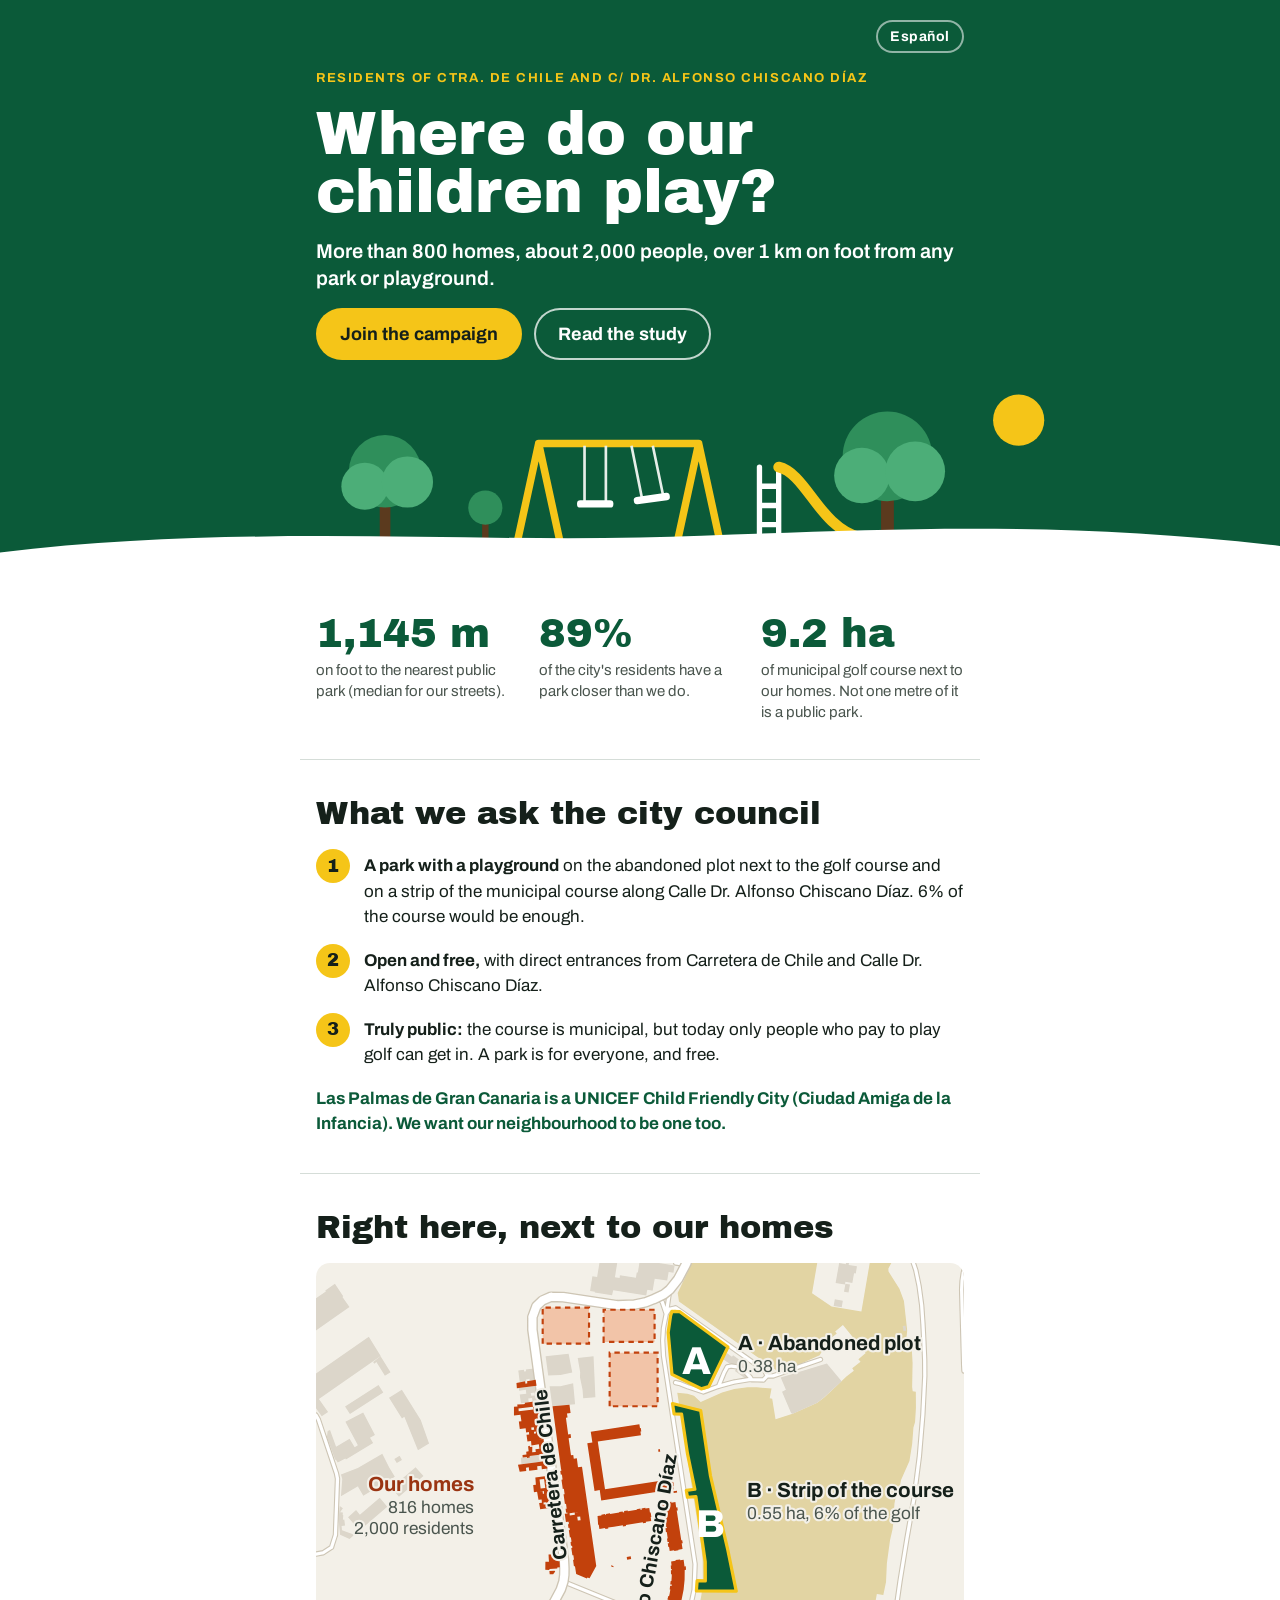
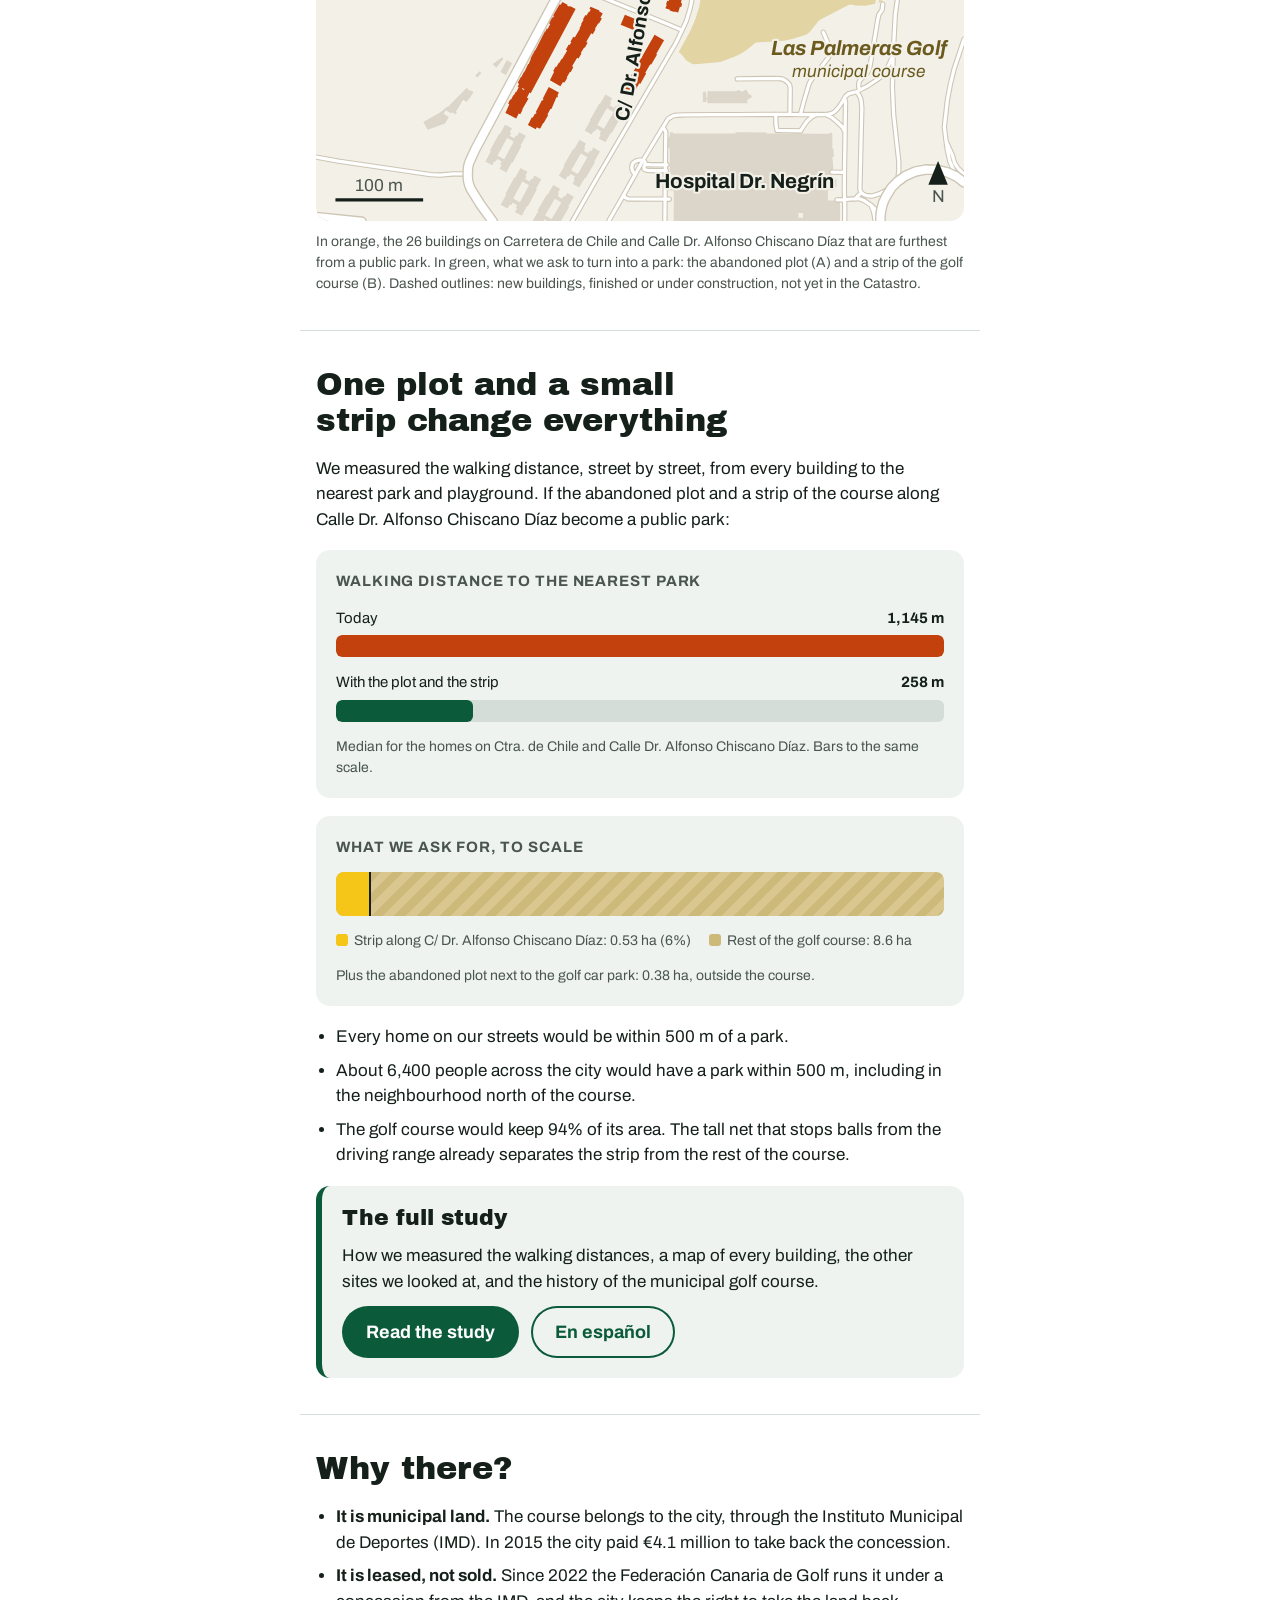
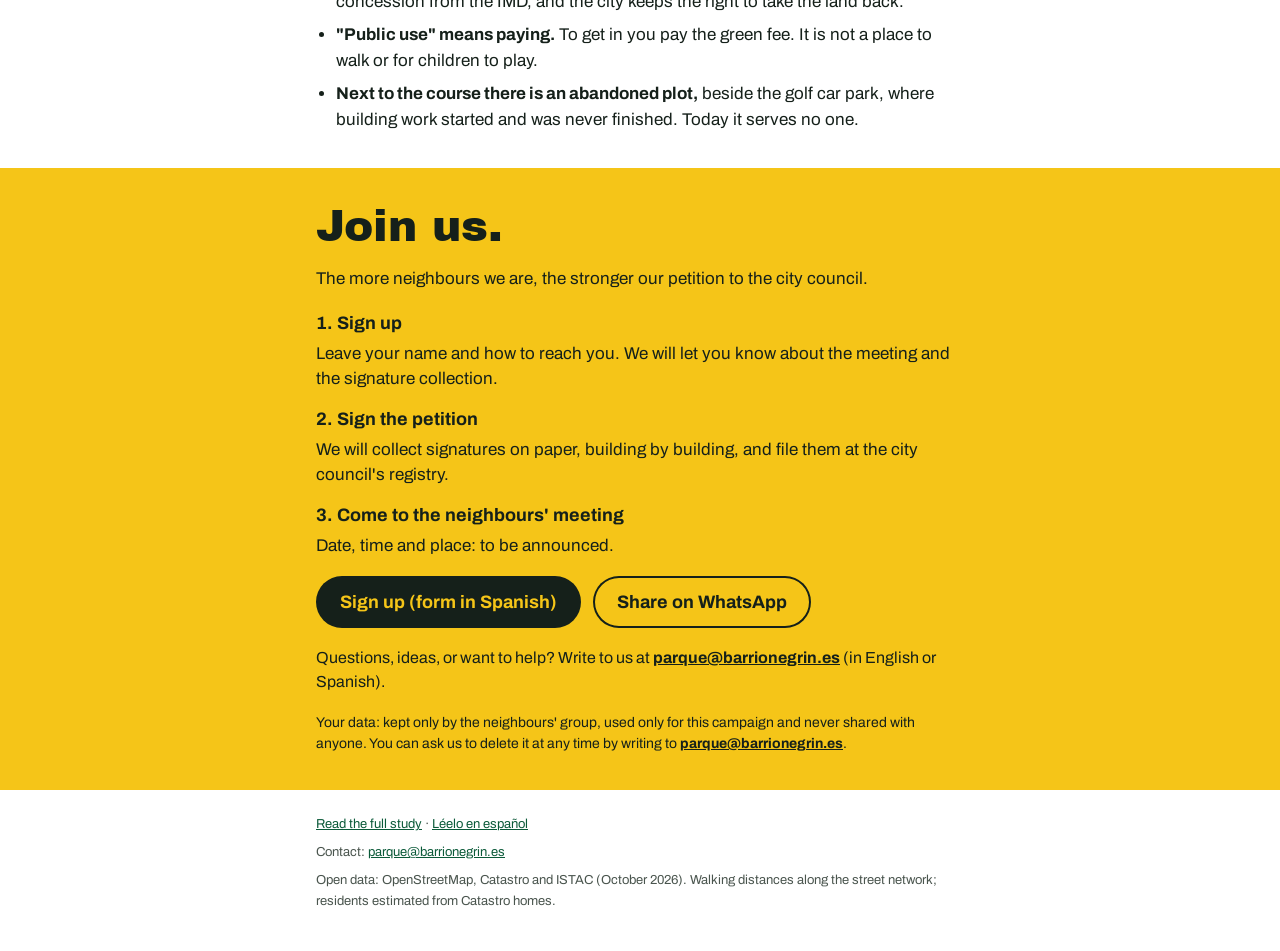
<file: docs/en/index.html>
<!doctype html>
<html lang="en">
<head>
<meta charset="utf-8">
<meta name="viewport" content="width=device-width, initial-scale=1, viewport-fit=cover">
<title>A park for Ctra. de Chile and Dr. Chiscano</title>
<meta name="description" content="About 2,000 people on Carretera de Chile and Calle Dr. Alfonso Chiscano Díaz live more than 1 km on foot from a park. We are asking for a free public park with a playground.">
<meta property="og:type" content="website">
<meta property="og:locale" content="en_GB">
<meta property="og:url" content="https://parque.barrionegrin.es/en/">
<meta property="og:title" content="Where do our children play?">
<meta property="og:description" content="About 2,000 people on Carretera de Chile and Calle Dr. Alfonso Chiscano Díaz live more than 1 km on foot from a park. We are asking for a free public park.">
<meta property="og:image" content="https://parque.barrionegrin.es/og-en.png">
<meta property="og:image:width" content="1200">
<meta property="og:image:height" content="630">
<meta property="og:image:alt" content="Where do our children play? A drawn playground on a green background.">
<meta name="twitter:card" content="summary_large_image">
<link rel="preconnect" href="https://fonts.googleapis.com">
<link rel="preconnect" href="https://fonts.gstatic.com" crossorigin>
<link rel="stylesheet" href="https://fonts.googleapis.com/css2?family=Archivo+Black&family=Archivo:wght@400;600;700&display=swap">
<link rel="stylesheet" href="../site.css">
<link rel="alternate" hreflang="es" href="https://parque.barrionegrin.es/">
<link rel="alternate" hreflang="en" href="https://parque.barrionegrin.es/en/">
</head>
<body>
<header class="band-green hero">
  <div class="wrap">
    <nav class="topbar" aria-label="Language"><a class="lang" href="../" hreflang="es" lang="es">Español</a></nav>
    <div class="kicker">Residents of Ctra. de Chile and C/ Dr. Alfonso Chiscano Díaz</div>
    <h1>Where do our children play?</h1>
    <p class="lead">More than 800 homes, about 2,000 people, over 1 km on foot from any park or playground.</p>
    <div class="hero-actions">
      <a class="btn btn-yellow" id="btn-top" href="#join">Join the campaign</a>
      <a class="btn btn-outline-light" href="../estudio/en.html">Read the study</a>
    </div>
  </div>
  <svg class="hero-art" viewBox="0 0 1200 200" preserveAspectRatio="xMidYMax slice" aria-hidden="true" focusable="false">
    <circle cx="955" cy="52" r="24" fill="#f5c518"/>
    <g fill="#5b3a1e"><rect x="356" y="112" width="10" height="56"/><rect x="826" y="100" width="12" height="66"/><rect x="452" y="140" width="6" height="26"/></g>
    <g fill="#2f8f5b"><circle cx="361" cy="100" r="34"/><circle cx="832" cy="86" r="42"/><circle cx="455" cy="134" r="16"/></g>
    <g fill="#4cae78"><circle cx="342" cy="114" r="22"/><circle cx="382" cy="110" r="24"/><circle cx="808" cy="104" r="26"/><circle cx="858" cy="100" r="28"/></g>
    <g stroke="#f5c518" stroke-width="7" stroke-linecap="round" fill="none">
      <path d="M485 166 L505 74 L525 166 M635 166 L655 74 L675 166 M505 74 H655"/>
    </g>
    <g stroke="#e6eee8" stroke-width="2.5" fill="none"><path d="M548 76 V128 M568 76 V128 M592 76 L602 126 M612 76 L622 124"/></g>
    <g fill="#ffffff"><rect x="541" y="127" width="34" height="7" rx="3"/><rect x="594" y="122" width="34" height="7" rx="3" transform="rotate(-8 611 125)"/></g>
    <g stroke="#ffffff" stroke-width="5" stroke-linecap="round" fill="none"><path d="M712 166 V96 M730 166 V96 M712 150 H730 M712 132 H730 M712 114 H730"/></g>
    <path d="M730 96 C756 102 768 152 806 162" stroke="#f5c518" stroke-width="10" stroke-linecap="round" fill="none"/>
    <path d="M0 176 C220 150 420 166 600 162 C780 158 960 142 1200 170 L1200 200 L0 200 Z" fill="var(--bg)"/>
  </svg>
</header>

<section class="block">
  <div class="wrap">
    <div class="stats">
      <div class="stat"><b>1,145 m</b><span>on foot to the nearest public park (median for our streets).</span></div>
      <div class="stat"><b>89%</b><span>of the city's residents have a park closer than we do.</span></div>
      <div class="stat"><b>9.2 ha</b><span>of municipal golf course next to our homes. Not one metre of it is a public park.</span></div>
    </div>
  </div>
</section>

<section class="block">
  <div class="wrap">
    <h2>What we ask the city council</h2>
    <ol class="asks">
      <li><span class="n">1</span><p><strong>A park with a playground</strong> on the abandoned plot next to the golf course and on a strip of the municipal course along Calle Dr. Alfonso Chiscano Díaz. 6% of the course would be enough.</p></li>
      <li><span class="n">2</span><p><strong>Open and free,</strong> with direct entrances from Carretera de Chile and Calle Dr. Alfonso Chiscano Díaz.</p></li>
      <li><span class="n">3</span><p><strong>Truly public:</strong> the course is municipal, but today only people who pay to play golf can get in. A park is for everyone, and free.</p></li>
    </ol>
    <p class="unicef">Las Palmas de Gran Canaria is a UNICEF Child Friendly City (<span lang="es">Ciudad Amiga de la Infancia</span>). We want our neighbourhood to be one too.</p>
  </div>
</section>

<section class="block" id="where">
  <div class="wrap">
    <h2>Right here, next to our homes</h2>
    <figure class="map">
<!-- mapa:start -->
<svg class="mapa" viewBox="0 0 600 517" role="img" aria-labelledby="mapa-titulo" xmlns="http://www.w3.org/2000/svg">
<title id="mapa-titulo">Map: the homes on Carretera de Chile and Calle Doctor Alfonso Chiscano Díaz, Las Palmeras golf course, and the abandoned plot (A) and strip of the course (B) we ask to turn into a park.</title>
<style>
.mapa{font-family:var(--body,'Archivo',Arial,sans-serif)}
.mapa .bg{fill:var(--map-bg,#f3f0e8)}
.mapa .bldg{fill:var(--map-bldg,#dcd6ca)}
.mapa .home{fill:var(--map-home,#c2410c)}
.mapa .new{fill:var(--map-new,#f2c4a8);stroke:var(--map-home,#c2410c);stroke-width:2;stroke-dasharray:5 4}
.mapa .golf{fill:var(--map-golf,#e2d4a3)}
.mapa .park{fill:var(--map-park,#0b5a39);stroke:var(--map-park-edge,#f5c518);stroke-width:3;stroke-linejoin:round}
.mapa .casing,.mapa .road{fill:none;stroke-linecap:round;stroke-linejoin:round}
.mapa .casing{stroke:var(--map-casing,#cdc5b4)}
.mapa .road{stroke:var(--map-road,#ffffff)}
.mapa .minor.casing{stroke-width:5}.mapa .minor.road{stroke-width:3}
.mapa .main.casing{stroke-width:10}.mapa .main.road{stroke-width:7.5}
.mapa text{fill:var(--map-text,#15201a)}
.mapa text.halo{fill:var(--map-halo,#f3f0e8);stroke:var(--map-halo,#f3f0e8);stroke-width:4px;stroke-linejoin:round}
.mapa .street{font-size:18px;font-weight:700;letter-spacing:.02em}
.mapa .place{font-size:19px;font-weight:700}
.mapa .note{font-size:16px;font-weight:400;fill:var(--map-muted,#4a554e)}
.mapa .home-label{fill:var(--map-home-text,#9a3412)}
.mapa .letter{font-size:36px;font-weight:800;fill:#ffffff;stroke:none}
.mapa .golf-label{font-style:italic;fill:var(--map-golf-text,#6b5a1e)}
.mapa .bar{stroke:var(--map-text,#15201a);stroke-width:3}
.mapa .arrow{fill:var(--map-text,#15201a)}
</style>
<defs></defs>
<rect class="bg" width="600" height="517"/>
<path class="golf" d="M525.0,312.8 L523.9,313.9 L521.0,314.4 L521.4,312.1 L525.0,312.8ZM464.1,0.0 L459.3,27.9 L477.4,40.3 L505.0,44.9 L512.7,0.0 L532.7,0.0 L530.0,5.1 L530.1,7.9 L540.2,23.9 L544.4,35.1 L547.4,62.6 L546.6,70.9 L550.2,71.2 L550.1,69.9 L553.4,69.9 L553.6,73.6 L551.3,73.6 L552.4,92.7 L552.0,114.9 L552.5,118.8 L555.4,119.2 L555.5,134.1 L554.7,147.2 L553.2,152.2 L552.0,167.6 L549.5,183.4 L541.7,201.0 L540.9,205.4 L538.3,214.5 L536.4,218.6 L535.6,222.9 L534.5,241.4 L533.9,246.2 L531.5,256.7 L528.6,278.1 L527.8,295.3 L525.3,307.5 L519.3,306.4 L517.7,315.6 L508.8,317.3 L499.2,317.2 L495.4,316.3 L493.5,316.4 L491.2,317.5 L465.9,330.8 L456.9,341.8 L454.2,343.9 L441.0,348.1 L433.4,349.8 L407.3,351.5 L398.1,358.8 L393.4,361.7 L388.0,364.4 L374.3,369.4 L351.6,371.6 L348.4,371.4 L342.7,367.9 L338.6,362.5 L335.9,360.3 L346.3,341.3 L351.0,330.6 L354.7,318.8 L356.9,307.1 L358.2,294.4 L358.0,275.1 L356.5,261.4 L334.5,120.1 L343.9,121.1 L350.0,122.9 L356.2,128.6 L376.0,120.0 L387.3,116.7 L399.6,115.0 L408.2,115.1 L421.8,116.3 L420.1,125.3 L422.4,125.8 L425.5,144.6 L441.3,139.6 L464.1,129.3 L470.8,124.2 L491.4,104.9 L498.0,99.8 L496.5,97.5 L504.2,91.5 L502.2,89.1 L509.0,83.4 L487.9,57.3 L480.7,63.4 L482.2,65.3 L474.2,71.7 L476.4,74.3 L469.8,79.5 L466.4,85.5 L443.6,95.7 L426.4,99.2 L424.7,98.4 L336.1,35.7 L334.9,27.7 L348.0,0.0 L464.1,0.0Z"/>
<path class="bldg" fill-rule="evenodd" d="M119.5,426.3 L103.4,432.2 L99.3,425.0 L115.5,415.7 L121.4,410.9 L122.0,411.1 L139.6,393.4 L142.5,396.3 L143.2,395.5 L145.8,397.2 L141.9,403.8 L141.5,403.5 L139.7,406.4 L136.3,404.4 L129.5,415.5 L130.5,416.1 L129.3,418.0 L125.8,416.0 L125.2,417.1 L120.1,414.1 L118.2,417.4 L123.0,420.3 L119.5,426.3ZM22.3,230.7 L24.9,231.0 L24.7,233.4 L25.3,233.5 L24.9,237.7 L26.2,237.5 L26.9,243.0 L23.7,243.6 L24.1,247.4 L35.5,251.7 L31.1,255.5 L22.3,251.7 L20.9,237.6 L22.0,224.9 L24.9,227.0 L22.3,230.7ZM37.1,228.8 L40.6,233.0 L59.0,217.3 L66.0,225.7 L40.3,247.7 L29.7,235.5 L37.1,228.8ZM76.8,216.5 L69.9,208.1 L92.2,189.1 L99.5,197.2 L76.8,216.5ZM23.1,215.9 L24.3,200.0 L23.1,195.9 L38.7,189.8 L61.4,176.7 L67.8,189.4 L73.0,198.0 L43.8,215.5 L38.8,206.9 L40.1,206.1 L23.1,215.9ZM10.1,161.0 L10.8,155.6 L13.0,154.7 L18.6,170.2 L31.1,162.7 L35.8,170.5 L38.8,168.7 L27.2,147.1 L43.7,138.5 L54.6,159.2 L50.0,161.9 L52.9,166.7 L27.7,182.0 L27.2,181.1 L20.1,184.8 L18.3,182.0 L17.8,182.3 L10.1,161.0ZM74.8,185.2 L72.5,181.4 L77.4,178.5 L79.6,182.3 L74.8,185.2ZM79.5,117.3 L97.0,145.3 L104.7,167.2 L94.4,173.4 L81.8,142.4 L79.6,143.9 L67.6,124.8 L79.5,117.3ZM31.4,139.9 L26.9,132.9 L57.9,113.0 L62.3,119.9 L31.4,139.9ZM0.0,102.3 L48.9,68.4 L59.9,86.2 L2.7,125.9 L11.2,138.0 L5.3,142.0 L0.0,134.4 L0.0,102.3ZM52.9,91.6 L59.8,86.3 L69.0,101.2 L63.8,104.5 L55.9,91.7 L53.9,93.2 L52.9,91.6ZM31.0,40.7 L12.8,53.4 L0.0,62.4 L0.0,32.7 L9.1,26.4 L8.6,25.5 L17.5,19.3 L25.2,30.9 L24.5,31.4 L31.0,40.7ZM205.1,506.9 L213.8,491.8 L214.6,492.2 L219.7,483.3 L226.0,486.9 L224.0,490.4 L225.1,491.1 L223.7,493.6 L227.9,496.0 L229.2,493.6 L230.5,494.3 L232.6,490.7 L238.8,494.1 L233.5,503.2 L234.4,503.6 L226.5,517.3 L215.1,517.3 L211.4,515.1 L210.2,517.3 L208.9,516.8 L208.6,517.3 L201.4,517.3 L200.5,516.7 L205.8,507.4 L205.1,506.9ZM218.2,514.9 L227.2,499.5 L221.1,496.0 L212.1,511.5 L218.2,514.9ZM175.4,491.7 L183.7,476.2 L184.4,476.6 L189.3,467.6 L195.8,471.1 L193.9,474.5 L195.1,475.1 L193.6,477.8 L197.8,480.1 L199.2,477.5 L200.4,478.1 L202.3,474.5 L208.6,477.9 L203.6,487.1 L204.5,487.6 L196.2,503.0 L195.5,502.6 L190.5,511.8 L184.2,508.4 L186.1,504.9 L185.0,504.3 L186.3,501.9 L182.0,499.7 L180.7,502.1 L179.5,501.5 L177.5,505.1 L171.0,501.7 L176.1,492.1 L175.4,491.7ZM197.2,483.5 L191.1,480.1 L182.6,495.9 L188.8,499.2 L197.2,483.5ZM238.1,450.1 L238.8,450.5 L244.0,441.5 L250.1,445.0 L248.2,448.4 L249.3,449.1 L247.9,451.6 L252.1,454.0 L253.5,451.6 L254.7,452.3 L256.8,448.7 L262.9,452.2 L257.7,461.5 L258.5,461.9 L249.7,477.1 L249.0,476.7 L243.7,485.7 L237.5,482.2 L239.6,478.5 L238.4,477.9 L239.8,475.5 L235.6,473.1 L234.2,475.5 L233.1,474.9 L231.0,478.4 L224.8,474.8 L230.1,465.7 L229.3,465.3 L238.1,450.1ZM251.3,457.6 L245.2,454.1 L236.3,469.6 L242.4,473.1 L251.3,457.6ZM161.1,451.5 L169.4,436.1 L170.1,436.5 L175.0,427.5 L181.4,430.9 L179.5,434.4 L180.8,435.1 L179.3,437.8 L183.5,440.0 L184.9,437.4 L186.2,438.0 L188.1,434.5 L194.4,437.8 L189.4,447.1 L190.2,447.5 L188.8,450.1 L181.9,463.0 L181.2,462.6 L176.2,471.8 L169.9,468.4 L171.8,464.9 L170.6,464.2 L172.0,461.6 L167.7,459.3 L166.3,461.9 L165.2,461.3 L163.2,465.0 L156.8,461.5 L161.9,452.0 L161.1,451.5ZM174.3,459.5 L183.1,443.1 L176.9,439.8 L168.1,456.2 L174.3,459.5ZM149.2,383.8 L147.4,381.9 L151.4,378.0 L153.3,379.9 L149.2,383.8ZM175.9,381.5 L170.8,378.6 L176.7,367.6 L181.6,370.5 L175.9,381.5ZM166.9,374.7 L163.6,371.2 L172.1,365.2 L173.7,366.1 L166.9,374.7ZM212.5,176.8 L213.4,183.3 L190.2,186.3 L189.7,180.4 L195.3,179.7 L195.4,180.5 L198.0,180.2 L197.8,178.7 L212.5,176.8ZM187.7,115.8 L204.2,113.6 L206.0,127.7 L200.5,128.5 L200.0,125.0 L196.5,125.5 L197.0,129.0 L189.8,129.9 L188.6,121.8 L194.7,121.0 L194.3,117.4 L188.1,118.2 L187.7,115.8ZM198.9,120.4 L199.3,123.0 L202.6,122.6 L202.2,120.0 L194.7,121.0 L198.9,120.4ZM239.9,130.8 L218.8,132.7 L216.3,114.2 L226.2,114.1 L238.1,111.4 L239.9,130.8ZM194.5,107.8 L194.7,109.5 L188.6,110.3 L187.3,99.6 L192.5,98.9 L192.7,100.5 L194.5,100.2 L194.3,98.7 L201.8,97.6 L203.4,108.2 L197.9,109.0 L197.7,107.1 L194.5,107.8ZM244.4,105.7 L244.6,101.1 L242.3,88.0 L257.0,86.3 L258.7,124.2 L247.4,125.2 L246.8,117.4 L244.4,105.7ZM226.4,103.8 L215.0,104.1 L212.6,86.4 L233.9,84.0 L237.3,101.4 L226.4,103.8ZM311.0,516.9 L331.2,516.9 L331.2,488.4 L325.2,488.4 L325.2,485.0 L323.5,485.0 L323.5,477.7 L328.7,477.7 L328.7,475.9 L331.0,475.9 L331.0,473.7 L327.5,473.7 L327.5,449.8 L325.6,447.6 L324.8,444.5 L325.2,441.4 L327.5,438.0 L327.5,435.6 L328.0,435.6 L328.0,434.6 L330.5,434.6 L330.5,435.6 L388.4,435.6 L388.4,434.6 L390.9,434.6 L417.2,434.7 L417.2,435.7 L475.1,435.8 L475.1,435.0 L477.6,435.0 L477.6,435.9 L478.1,435.9 L478.1,449.6 L479.1,449.6 L479.5,457.2 L478.1,457.3 L479.0,466.0 L478.1,473.8 L474.4,473.8 L474.4,475.9 L476.9,475.9 L476.9,478.1 L481.9,478.1 L481.9,485.2 L480.2,485.2 L480.2,488.2 L474.0,488.2 L474.0,497.8 L485.2,497.8 L485.2,517.3 L311.0,516.9ZM446.7,509.2 L446.7,513.6 L450.9,513.6 L450.9,509.2 L446.7,509.2ZM253.5,423.3 L262.2,408.1 L262.8,408.5 L268.0,399.5 L274.3,403.1 L272.2,406.7 L273.4,407.4 L272.1,409.7 L276.3,412.1 L277.6,409.8 L278.8,410.5 L280.9,406.8 L287.1,410.3 L281.9,419.5 L282.6,419.9 L273.9,435.1 L273.2,434.7 L268.0,443.8 L261.7,440.2 L263.7,436.8 L262.5,436.1 L263.9,433.6 L259.8,431.3 L258.3,433.7 L257.2,433.1 L255.2,436.5 L248.8,432.9 L254.1,423.7 L253.5,423.3ZM266.6,431.2 L275.5,415.7 L269.3,412.2 L260.4,427.7 L266.6,431.2ZM359.9,396.7 L361.3,398.0 L361.3,402.2 L362.5,402.2 L362.4,396.6 L389.0,396.6 L391.4,395.1 L392.9,396.6 L395.1,396.7 L398.3,394.9 L401.3,400.1 L402.4,399.4 L403.8,401.8 L399.3,404.6 L399.4,407.6 L362.4,407.7 L362.4,404.1 L361.4,404.1 L361.4,406.5 L358.2,406.5 L358.2,398.0 L358.9,396.9 L359.9,396.7ZM439.8,138.7 L431.5,119.1 L435.1,117.4 L430.3,106.0 L473.0,93.0 L486.7,109.5 L470.0,124.8 L464.1,129.3 L441.5,139.5 L440.7,139.6 L439.8,138.7ZM399.1,94.7 L396.1,98.8 L400.9,102.3 L397.6,107.0 L387.9,99.9 L389.3,98.0 L376.5,88.6 L380.4,83.4 L385.1,86.8 L386.2,85.4 L399.1,94.7ZM545.9,58.1 L546.5,62.7 L544.0,63.0 L543.3,58.4 L545.9,58.1ZM487.8,34.9 L486.8,41.0 L479.3,39.7 L480.4,33.6 L487.8,34.9ZM494.4,19.9 L493.1,27.4 L488.9,26.7 L490.2,19.1 L494.4,19.9ZM278.9,0.0 L276.8,13.1 L281.1,13.8 L281.4,11.4 L296.2,13.7 L297.0,8.7 L298.0,8.9 L299.4,0.0 L317.4,0.0 L332.1,2.3 L331.0,9.0 L326.5,8.3 L325.2,16.3 L313.6,14.5 L311.7,25.6 L307.1,24.8 L307.0,25.3 L306.6,25.3 L305.8,30.1 L275.2,25.3 L274.1,29.8 L258.1,27.3 L258.2,26.6 L253.8,25.9 L255.9,12.3 L260.3,13.0 L262.4,0.0 L278.9,0.0ZM499.8,9.7 L498.2,9.4 L496.6,18.6 L490.2,17.4 L489.7,19.8 L481.1,18.5 L484.4,0.1 L490.6,1.2 L490.8,0.0 L493.5,0.1 L493.2,1.8 L500.9,3.1 L499.8,9.7Z"/>
<path class="minor casing" d="M583.4,442.7 L584.4,450.3M584.4,450.3 L587.0,461.8M587.0,461.8 L592.9,475.5M538.5,480.1 L539.6,470.2M539.6,470.2 L539.6,461.4M539.6,461.4 L534.9,418.9M534.9,418.9 L533.7,393.1M533.7,393.1 L534.4,363.1M0.0,457.5 L20.6,461.2M20.6,461.2 L106.1,473.7M106.1,473.7 L114.8,474.1M114.8,474.1 L126.9,473.1M126.9,473.1 L140.5,473.1M0.0,140.9 L2.2,145.0M2.2,145.0 L18.9,194.7M18.9,194.7 L19.9,199.7M19.9,199.7 L18.0,251.9M18.0,251.9 L14.4,263.2M14.4,263.2 L6.6,268.3M6.6,268.3 L0.0,269.5M489.5,517.3 L489.6,507.9M489.6,507.9 L489.5,496.8M517.9,517.3 L516.4,508.4M516.4,508.4 L513.8,501.9M323.0,517.3 L323.2,496.4M323.2,496.4 L323.5,470.1M323.5,470.1 L323.5,464.5M323.5,464.5 L323.9,434.1M323.9,434.1 L321.3,429.7M324.5,470.1 L323.5,470.1M323.5,470.1 L313.9,470.1M313.9,470.1 L306.3,469.7M306.3,469.7 L303.9,468.8M303.9,468.8 L303.7,466.5M303.7,466.5 L304.9,464.2M522.7,512.1 L518.7,506.7M518.7,506.7 L513.8,501.9M499.0,496.1 L502.3,495.9M502.3,495.9 L507.9,498.0M507.9,498.0 L513.8,501.9M489.5,496.8 L482.4,497.1M489.5,496.8 L495.8,496.3M495.8,496.3 L499.0,496.1M285.0,492.4 L273.4,512.5M273.4,512.5 L271.6,515.6M271.6,515.6 L271.0,517.3M327.1,496.5 L323.2,496.4M323.2,496.4 L288.9,496.2M288.9,496.2 L285.9,494.7M285.9,494.7 L285.0,492.4M295.4,473.9 L293.7,476.7M293.7,476.7 L285.0,492.4M237.1,517.3 L259.8,477.5M259.8,477.5 L333.4,351.6M333.4,351.6 L339.0,339.9M583.4,442.7 L589.2,455.6M589.2,455.6 L591.4,463.2M591.4,463.2 L594.4,467.8M594.4,467.8 L600.0,473.1M499.0,496.1 L503.1,492.1M503.1,492.1 L504.9,490.3M504.9,490.3 L507.5,492.4M507.5,492.4 L509.8,493.1M509.8,493.1 L514.6,493.6M514.6,493.6 L521.4,491.6M521.4,491.6 L532.8,485.9M489.5,496.8 L489.4,494.5M489.4,494.5 L489.2,487.5M489.2,487.5 L489.3,471.7M477.7,471.4 L489.3,471.7M489.9,434.3 L489.3,471.7M500.6,397.0 L502.5,399.5M502.5,399.5 L504.3,403.0M504.3,403.0 L505.0,407.2M505.0,407.2 L505.4,411.9M505.4,411.9 L503.6,486.3M503.6,486.3 L504.0,488.8M504.0,488.8 L504.9,490.3M472.0,418.1 L477.4,420.7M477.4,420.7 L482.6,425.0M482.6,425.0 L487.4,429.6M487.4,429.6 L489.9,434.3M463.3,418.1 L459.2,420.1M459.2,420.1 L454.7,424.3M454.7,424.3 L451.2,429.2M451.2,429.2 L448.7,433.3M448.7,433.3 L426.9,432.8M426.9,432.8 L425.9,427.5M425.9,427.5 L425.8,422.6M425.8,422.6 L425.7,419.7M425.7,419.7 L425.2,417.9M489.3,403.0 L490.3,406.5M490.3,406.5 L489.9,434.3M472.0,418.1 L463.3,418.1M463.3,418.1 L448.5,418.1M438.8,418.0 L448.5,418.1M472.0,418.1 L475.4,417.6M475.4,417.6 L477.7,416.9M477.7,416.9 L479.7,415.9M479.7,415.9 L482.0,413.7M482.0,413.7 L484.6,410.5M484.6,410.5 L487.2,406.6M487.2,406.6 L489.3,403.0M500.6,397.0 L497.3,397.8M497.3,397.8 L492.9,399.0M492.9,399.0 L490.5,401.1M490.5,401.1 L489.3,403.0M503.5,395.3 L500.6,397.0M295.4,473.9 L303.0,460.2M295.4,473.9 L293.6,471.2M293.6,471.2 L293.1,470.4M293.1,470.4 L292.6,468.8M292.6,468.8 L292.4,466.9M292.4,466.9 L292.6,465.2M292.6,465.2 L293.4,463.3M293.4,463.3 L294.3,462.3M294.3,462.3 L295.9,461.3M295.9,461.3 L297.5,460.6M297.5,460.6 L300.0,460.4M300.0,460.4 L303.0,460.2M304.9,464.2 L304.6,462.1M304.6,462.1 L303.0,460.2M303.0,460.2 L304.4,457.8M304.4,457.8 L321.3,429.7M339.0,339.9 L336.4,338.9M336.4,338.9 L326.0,334.6M326.0,334.6 L232.3,296.2M232.3,296.2 L229.1,294.9M304.9,464.2 L308.9,464.4M308.9,464.4 L315.0,464.6M315.0,464.6 L323.5,464.5M323.5,464.5 L325.0,464.5M321.3,429.7 L325.9,422.2M325.9,422.2 L329.8,419.7M329.8,419.7 L332.0,419.0M332.0,419.0 L335.0,418.7M335.0,418.7 L342.6,418.4M342.6,418.4 L369.1,418.2M369.1,418.2 L389.3,418.2M389.3,418.2 L425.2,417.9M425.2,417.9 L438.8,418.0M438.8,418.0 L439.1,393.6M439.1,393.6 L438.5,390.6M438.5,390.6 L437.1,388.8M437.1,388.8 L434.7,386.7M434.7,386.7 L431.9,385.2M431.9,385.2 L427.1,384.6M427.1,384.6 L390.1,385.1M339.0,339.9 L343.0,331.2M343.0,331.2 L346.4,319.9M346.4,319.9 L350.1,302.6M350.1,302.6 L351.0,278.8M351.0,278.8 L321.8,86.2M321.8,86.2 L321.0,71.8M321.0,71.8 L321.7,60.4M321.7,60.4 L324.3,47.1M448.5,418.1 L451.9,405.2M451.9,405.2 L456.6,389.5M456.6,389.5 L458.7,385.8M458.7,385.8 L474.1,365.8M474.1,365.8 L475.6,362.4M475.6,362.4 L476.3,360.3M476.3,360.3 L476.5,357.9M476.5,357.9 L469.7,341.9M534.4,363.1 L530.2,372.5M530.2,372.5 L526.8,378.5M526.8,378.5 L523.1,383.1M523.1,383.1 L518.1,386.8M518.1,386.8 L510.2,392.0M510.2,392.0 L503.5,395.3M524.8,315.9 L524.2,321.1M524.2,321.1 L521.2,325.5M521.2,325.5 L520.2,329.8M520.2,329.8 L513.0,373.2M513.0,373.2 L512.2,376.1M512.2,376.1 L511.0,378.6M511.0,378.6 L509.2,380.9M509.2,380.9 L504.3,385.8M504.3,385.8 L502.9,387.9M502.9,387.9 L502.5,390.2M502.5,390.2 L502.6,392.7M502.6,392.7 L503.5,395.3M534.4,363.1 L536.4,325.1M536.4,325.1 L540.6,295.7M540.6,295.7 L547.2,254.8M547.2,254.8 L553.8,217.2M553.8,217.2 L558.7,178.9M558.7,178.9 L561.9,140.4M561.9,140.4 L563.7,104.6M563.7,104.6 L563.6,89.8M563.6,89.8 L562.8,71.8M562.8,71.8 L562.0,56.5M562.0,56.5 L560.8,39.0M560.8,39.0 L558.4,21.3M558.4,21.3 L555.4,6.8M555.4,6.8 L553.1,0.0M467.1,89.4 L450.4,95.0M450.4,95.0 L433.1,101.2M433.1,101.2 L423.3,104.5M423.3,104.5 L417.8,104.6M583.4,442.7 L581.8,429.6M581.8,429.6 L584.6,404.7M584.6,404.7 L587.3,390.4M587.3,390.4 L591.0,375.4M591.0,375.4 L600.0,348.4M600.0,100.0 L599.7,94.8M599.7,94.8 L597.8,24.7M597.8,24.7 L598.2,16.7M598.2,16.7 L599.3,9.2M599.3,9.2 L600.0,6.3M333.1,0.0 L342.4,1.4M372.7,114.2 L358.8,119.3M358.8,119.3 L344.2,114.6M344.2,114.6 L337.3,111.8M337.3,111.8 L332.9,110.7M403.4,108.0 L400.9,107.9M400.9,107.9 L386.8,110.3M386.8,110.3 L374.0,113.8M374.0,113.8 L372.7,114.2M403.4,108.0 L414.2,108.3M414.2,108.3 L417.8,104.6M403.4,108.0 L402.0,105.7M402.0,105.7 L397.0,100.3M397.0,100.3 L391.4,96.4M391.4,96.4 L384.8,95.4M384.8,95.4 L380.8,96.2M380.8,96.2 L378.1,101.1M378.1,101.1 L372.7,114.2M417.8,104.6 L415.4,99.6M415.4,99.6 L338.4,45.3M338.4,45.3 L333.0,41.6M333.0,41.6 L327.1,42.9M327.1,42.9 L324.3,47.1M324.3,47.1 L320.5,35.9M320.5,35.9 L318.2,34.0M318.2,34.0 L313.5,33.1M327.6,24.6 L324.3,47.1"/>
<path class="minor road" d="M583.4,442.7 L584.4,450.3M584.4,450.3 L587.0,461.8M587.0,461.8 L592.9,475.5M538.5,480.1 L539.6,470.2M539.6,470.2 L539.6,461.4M539.6,461.4 L534.9,418.9M534.9,418.9 L533.7,393.1M533.7,393.1 L534.4,363.1M0.0,457.5 L20.6,461.2M20.6,461.2 L106.1,473.7M106.1,473.7 L114.8,474.1M114.8,474.1 L126.9,473.1M126.9,473.1 L140.5,473.1M0.0,140.9 L2.2,145.0M2.2,145.0 L18.9,194.7M18.9,194.7 L19.9,199.7M19.9,199.7 L18.0,251.9M18.0,251.9 L14.4,263.2M14.4,263.2 L6.6,268.3M6.6,268.3 L0.0,269.5M489.5,517.3 L489.6,507.9M489.6,507.9 L489.5,496.8M517.9,517.3 L516.4,508.4M516.4,508.4 L513.8,501.9M323.0,517.3 L323.2,496.4M323.2,496.4 L323.5,470.1M323.5,470.1 L323.5,464.5M323.5,464.5 L323.9,434.1M323.9,434.1 L321.3,429.7M324.5,470.1 L323.5,470.1M323.5,470.1 L313.9,470.1M313.9,470.1 L306.3,469.7M306.3,469.7 L303.9,468.8M303.9,468.8 L303.7,466.5M303.7,466.5 L304.9,464.2M522.7,512.1 L518.7,506.7M518.7,506.7 L513.8,501.9M499.0,496.1 L502.3,495.9M502.3,495.9 L507.9,498.0M507.9,498.0 L513.8,501.9M489.5,496.8 L482.4,497.1M489.5,496.8 L495.8,496.3M495.8,496.3 L499.0,496.1M285.0,492.4 L273.4,512.5M273.4,512.5 L271.6,515.6M271.6,515.6 L271.0,517.3M327.1,496.5 L323.2,496.4M323.2,496.4 L288.9,496.2M288.9,496.2 L285.9,494.7M285.9,494.7 L285.0,492.4M295.4,473.9 L293.7,476.7M293.7,476.7 L285.0,492.4M237.1,517.3 L259.8,477.5M259.8,477.5 L333.4,351.6M333.4,351.6 L339.0,339.9M583.4,442.7 L589.2,455.6M589.2,455.6 L591.4,463.2M591.4,463.2 L594.4,467.8M594.4,467.8 L600.0,473.1M499.0,496.1 L503.1,492.1M503.1,492.1 L504.9,490.3M504.9,490.3 L507.5,492.4M507.5,492.4 L509.8,493.1M509.8,493.1 L514.6,493.6M514.6,493.6 L521.4,491.6M521.4,491.6 L532.8,485.9M489.5,496.8 L489.4,494.5M489.4,494.5 L489.2,487.5M489.2,487.5 L489.3,471.7M477.7,471.4 L489.3,471.7M489.9,434.3 L489.3,471.7M500.6,397.0 L502.5,399.5M502.5,399.5 L504.3,403.0M504.3,403.0 L505.0,407.2M505.0,407.2 L505.4,411.9M505.4,411.9 L503.6,486.3M503.6,486.3 L504.0,488.8M504.0,488.8 L504.9,490.3M472.0,418.1 L477.4,420.7M477.4,420.7 L482.6,425.0M482.6,425.0 L487.4,429.6M487.4,429.6 L489.9,434.3M463.3,418.1 L459.2,420.1M459.2,420.1 L454.7,424.3M454.7,424.3 L451.2,429.2M451.2,429.2 L448.7,433.3M448.7,433.3 L426.9,432.8M426.9,432.8 L425.9,427.5M425.9,427.5 L425.8,422.6M425.8,422.6 L425.7,419.7M425.7,419.7 L425.2,417.9M489.3,403.0 L490.3,406.5M490.3,406.5 L489.9,434.3M472.0,418.1 L463.3,418.1M463.3,418.1 L448.5,418.1M438.8,418.0 L448.5,418.1M472.0,418.1 L475.4,417.6M475.4,417.6 L477.7,416.9M477.7,416.9 L479.7,415.9M479.7,415.9 L482.0,413.7M482.0,413.7 L484.6,410.5M484.6,410.5 L487.2,406.6M487.2,406.6 L489.3,403.0M500.6,397.0 L497.3,397.8M497.3,397.8 L492.9,399.0M492.9,399.0 L490.5,401.1M490.5,401.1 L489.3,403.0M503.5,395.3 L500.6,397.0M295.4,473.9 L303.0,460.2M295.4,473.9 L293.6,471.2M293.6,471.2 L293.1,470.4M293.1,470.4 L292.6,468.8M292.6,468.8 L292.4,466.9M292.4,466.9 L292.6,465.2M292.6,465.2 L293.4,463.3M293.4,463.3 L294.3,462.3M294.3,462.3 L295.9,461.3M295.9,461.3 L297.5,460.6M297.5,460.6 L300.0,460.4M300.0,460.4 L303.0,460.2M304.9,464.2 L304.6,462.1M304.6,462.1 L303.0,460.2M303.0,460.2 L304.4,457.8M304.4,457.8 L321.3,429.7M339.0,339.9 L336.4,338.9M336.4,338.9 L326.0,334.6M326.0,334.6 L232.3,296.2M232.3,296.2 L229.1,294.9M304.9,464.2 L308.9,464.4M308.9,464.4 L315.0,464.6M315.0,464.6 L323.5,464.5M323.5,464.5 L325.0,464.5M321.3,429.7 L325.9,422.2M325.9,422.2 L329.8,419.7M329.8,419.7 L332.0,419.0M332.0,419.0 L335.0,418.7M335.0,418.7 L342.6,418.4M342.6,418.4 L369.1,418.2M369.1,418.2 L389.3,418.2M389.3,418.2 L425.2,417.9M425.2,417.9 L438.8,418.0M438.8,418.0 L439.1,393.6M439.1,393.6 L438.5,390.6M438.5,390.6 L437.1,388.8M437.1,388.8 L434.7,386.7M434.7,386.7 L431.9,385.2M431.9,385.2 L427.1,384.6M427.1,384.6 L390.1,385.1M339.0,339.9 L343.0,331.2M343.0,331.2 L346.4,319.9M346.4,319.9 L350.1,302.6M350.1,302.6 L351.0,278.8M351.0,278.8 L321.8,86.2M321.8,86.2 L321.0,71.8M321.0,71.8 L321.7,60.4M321.7,60.4 L324.3,47.1M448.5,418.1 L451.9,405.2M451.9,405.2 L456.6,389.5M456.6,389.5 L458.7,385.8M458.7,385.8 L474.1,365.8M474.1,365.8 L475.6,362.4M475.6,362.4 L476.3,360.3M476.3,360.3 L476.5,357.9M476.5,357.9 L469.7,341.9M534.4,363.1 L530.2,372.5M530.2,372.5 L526.8,378.5M526.8,378.5 L523.1,383.1M523.1,383.1 L518.1,386.8M518.1,386.8 L510.2,392.0M510.2,392.0 L503.5,395.3M524.8,315.9 L524.2,321.1M524.2,321.1 L521.2,325.5M521.2,325.5 L520.2,329.8M520.2,329.8 L513.0,373.2M513.0,373.2 L512.2,376.1M512.2,376.1 L511.0,378.6M511.0,378.6 L509.2,380.9M509.2,380.9 L504.3,385.8M504.3,385.8 L502.9,387.9M502.9,387.9 L502.5,390.2M502.5,390.2 L502.6,392.7M502.6,392.7 L503.5,395.3M534.4,363.1 L536.4,325.1M536.4,325.1 L540.6,295.7M540.6,295.7 L547.2,254.8M547.2,254.8 L553.8,217.2M553.8,217.2 L558.7,178.9M558.7,178.9 L561.9,140.4M561.9,140.4 L563.7,104.6M563.7,104.6 L563.6,89.8M563.6,89.8 L562.8,71.8M562.8,71.8 L562.0,56.5M562.0,56.5 L560.8,39.0M560.8,39.0 L558.4,21.3M558.4,21.3 L555.4,6.8M555.4,6.8 L553.1,0.0M467.1,89.4 L450.4,95.0M450.4,95.0 L433.1,101.2M433.1,101.2 L423.3,104.5M423.3,104.5 L417.8,104.6M583.4,442.7 L581.8,429.6M581.8,429.6 L584.6,404.7M584.6,404.7 L587.3,390.4M587.3,390.4 L591.0,375.4M591.0,375.4 L600.0,348.4M600.0,100.0 L599.7,94.8M599.7,94.8 L597.8,24.7M597.8,24.7 L598.2,16.7M598.2,16.7 L599.3,9.2M599.3,9.2 L600.0,6.3M333.1,0.0 L342.4,1.4M372.7,114.2 L358.8,119.3M358.8,119.3 L344.2,114.6M344.2,114.6 L337.3,111.8M337.3,111.8 L332.9,110.7M403.4,108.0 L400.9,107.9M400.9,107.9 L386.8,110.3M386.8,110.3 L374.0,113.8M374.0,113.8 L372.7,114.2M403.4,108.0 L414.2,108.3M414.2,108.3 L417.8,104.6M403.4,108.0 L402.0,105.7M402.0,105.7 L397.0,100.3M397.0,100.3 L391.4,96.4M391.4,96.4 L384.8,95.4M384.8,95.4 L380.8,96.2M380.8,96.2 L378.1,101.1M378.1,101.1 L372.7,114.2M417.8,104.6 L415.4,99.6M415.4,99.6 L338.4,45.3M338.4,45.3 L333.0,41.6M333.0,41.6 L327.1,42.9M327.1,42.9 L324.3,47.1M324.3,47.1 L320.5,35.9M320.5,35.9 L318.2,34.0M318.2,34.0 L313.5,33.1M327.6,24.6 L324.3,47.1"/>
<path class="main casing" d="M140.5,473.1 L140.6,477.2M140.6,477.2 L141.1,480.7M141.1,480.7 L142.0,483.9M142.0,483.9 L143.7,487.7M143.7,487.7 L151.9,500.9M151.9,500.9 L163.6,517.1M163.6,517.1 L163.7,517.3M140.5,473.1 L140.7,468.2M140.7,468.2 L141.1,465.4M141.1,465.4 L142.0,462.3M142.0,462.3 L147.5,450.2M147.5,450.2 L200.2,351.7M200.2,351.7 L226.6,302.5M226.6,302.5 L229.1,294.9M522.6,517.3 L522.6,515.0M522.6,515.0 L522.7,512.1M522.7,512.1 L523.1,508.4M523.1,508.4 L523.9,504.3M523.9,504.3 L525.1,499.9M525.1,499.9 L527.6,494.5M527.6,494.5 L529.9,490.6M529.9,490.6 L532.8,485.9M538.5,480.1 L532.8,485.9M592.9,475.5 L600.0,480.9M592.9,475.5 L584.4,471.5M584.4,471.5 L575.3,469.3M575.3,469.3 L565.0,469.0M565.0,469.0 L555.0,470.9M555.0,470.9 L545.6,475.0M545.6,475.0 L538.5,480.1M0.0,513.0 L42.1,517.3M313.5,33.1 L305.3,36.4M305.3,36.4 L295.3,38.5M295.3,38.5 L279.1,39.1M279.1,39.1 L228.9,31.6M228.9,31.6 L217.6,31.3M217.6,31.3 L209.5,34.8M209.5,34.8 L204.1,40.0M204.1,40.0 L200.4,50.0M200.4,50.0 L200.4,61.8M200.4,61.8 L213.9,160.5M213.9,160.5 L227.8,260.1M227.8,260.1 L229.6,274.7M229.6,274.7 L230.0,282.8M230.0,282.8 L229.9,288.8M229.9,288.8 L229.1,294.9M313.5,33.1 L322.0,29.1M322.0,29.1 L327.6,24.6M342.4,1.4 L335.4,14.8M335.4,14.8 L327.6,24.6M343.1,0.0 L342.4,1.4"/>
<path class="main road" d="M140.5,473.1 L140.6,477.2M140.6,477.2 L141.1,480.7M141.1,480.7 L142.0,483.9M142.0,483.9 L143.7,487.7M143.7,487.7 L151.9,500.9M151.9,500.9 L163.6,517.1M163.6,517.1 L163.7,517.3M140.5,473.1 L140.7,468.2M140.7,468.2 L141.1,465.4M141.1,465.4 L142.0,462.3M142.0,462.3 L147.5,450.2M147.5,450.2 L200.2,351.7M200.2,351.7 L226.6,302.5M226.6,302.5 L229.1,294.9M522.6,517.3 L522.6,515.0M522.6,515.0 L522.7,512.1M522.7,512.1 L523.1,508.4M523.1,508.4 L523.9,504.3M523.9,504.3 L525.1,499.9M525.1,499.9 L527.6,494.5M527.6,494.5 L529.9,490.6M529.9,490.6 L532.8,485.9M538.5,480.1 L532.8,485.9M592.9,475.5 L600.0,480.9M592.9,475.5 L584.4,471.5M584.4,471.5 L575.3,469.3M575.3,469.3 L565.0,469.0M565.0,469.0 L555.0,470.9M555.0,470.9 L545.6,475.0M545.6,475.0 L538.5,480.1M0.0,513.0 L42.1,517.3M313.5,33.1 L305.3,36.4M305.3,36.4 L295.3,38.5M295.3,38.5 L279.1,39.1M279.1,39.1 L228.9,31.6M228.9,31.6 L217.6,31.3M217.6,31.3 L209.5,34.8M209.5,34.8 L204.1,40.0M204.1,40.0 L200.4,50.0M200.4,50.0 L200.4,61.8M200.4,61.8 L213.9,160.5M213.9,160.5 L227.8,260.1M227.8,260.1 L229.6,274.7M229.6,274.7 L230.0,282.8M230.0,282.8 L229.9,288.8M229.9,288.8 L229.1,294.9M313.5,33.1 L322.0,29.1M322.0,29.1 L327.6,24.6M342.4,1.4 L335.4,14.8M335.4,14.8 L327.6,24.6M343.1,0.0 L342.4,1.4"/>
<path class="home" fill-rule="evenodd" d="M203.4,416.0 L209.2,404.8 L210.0,405.2 L210.7,403.8 L209.9,403.4 L215.5,392.7 L224.9,397.6 L223.6,400.2 L224.1,400.9 L223.3,402.4 L222.6,402.1 L218.9,410.9 L217.9,412.9 L217.0,412.9 L214.3,418.0 L214.9,418.7 L210.7,426.1 L210.3,425.9 L207.8,430.7 L206.7,431.0 L204.4,429.8 L203.5,431.6 L196.2,427.8 L199.9,420.7 L200.7,421.1 L202.8,417.2 L203.6,417.6 L204.2,416.4 L203.4,416.0ZM180.5,404.4 L182.8,400.1 L183.2,400.3 L185.0,396.9 L185.5,397.2 L187.7,392.9 L190.8,394.4 L186.7,392.4 L188.1,389.6 L186.7,388.9 L189.7,383.3 L190.0,383.5 L192.8,378.3 L193.1,378.5 L196.4,371.3 L196.8,371.5 L199.0,366.5 L198.6,366.3 L202.9,358.3 L203.2,358.4 L212.0,340.9 L212.4,341.1 L213.7,338.5 L214.4,338.9 L216.9,334.2 L215.8,333.7 L218.8,328.0 L219.5,328.4 L220.3,326.9 L219.6,326.5 L225.6,315.9 L226.7,316.5 L228.0,313.9 L232.9,316.5 L232.5,317.2 L234.7,318.4 L235.1,317.6 L240.4,320.4 L198.8,398.3 L197.7,397.8 L195.3,402.5 L196.8,403.3 L190.9,413.5 L191.3,413.7 L189.1,417.9 L187.7,417.2 L185.4,421.7 L175.4,416.6 L179.0,408.5 L177.9,407.9 L179.9,404.0 L180.5,404.4ZM190.8,394.5 L192.6,395.3 L193.0,394.6 L191.2,393.6 L190.8,394.5ZM219.2,226.4 L207.6,227.9 L206.6,222.2 L209.2,221.9 L208.9,219.0 L206.0,219.3 L204.7,211.9 L201.8,212.2 L201.1,205.5 L203.6,205.3 L203.1,198.5 L215.2,197.0 L219.2,226.4ZM213.0,223.3 L212.9,221.5 L215.4,221.2 L212.5,221.5 L210.6,221.7 L210.8,223.5 L213.0,223.3ZM212.3,208.3 L211.2,200.0 L207.0,200.4 L208.0,208.9 L212.3,208.3ZM209.8,211.2 L210.1,213.7 L211.2,213.6 L210.9,211.1 L206.8,211.6 L209.8,211.2ZM188.6,193.4 L187.0,186.7 L213.4,183.3 L214.3,190.3 L209.1,190.9 L208.8,187.7 L204.8,188.3 L205.1,191.4 L197.4,192.3 L197.0,189.2 L194.4,189.6 L194.7,192.6 L188.6,193.4ZM198.0,169.3 L198.1,170.4 L200.3,170.1 L200.2,175.3 L203.5,174.9 L203.2,172.5 L206.9,172.0 L206.3,167.9 L199.5,168.9 L199.1,164.7 L195.8,165.2 L194.9,159.1 L197.4,158.8 L197.1,156.5 L194.6,156.9 L194.1,153.1 L188.7,153.8 L187.8,146.8 L190.2,146.5 L189.3,140.4 L183.3,141.1 L183.3,133.2 L186.6,132.9 L186.3,131.1 L191.9,130.8 L193.4,130.5 L193.3,129.5 L206.0,127.7 L209.1,150.9 L209.9,157.0 L210.7,163.3 L211.5,171.5 L211.0,171.5 L211.8,171.4 L212.5,176.8 L197.8,178.7 L198.0,180.2 L195.4,180.5 L195.3,179.7 L191.4,180.2 L191.2,177.8 L194.9,177.2 L194.6,174.7 L196.9,174.4 L196.4,169.6 L198.0,169.3ZM203.7,157.9 L203.6,156.0 L201.8,156.3 L201.9,158.1 L201.3,158.2 L209.9,157.0 L203.7,157.9ZM199.3,152.3 L199.6,154.7 L202.0,154.4 L201.7,152.0 L199.3,152.3ZM210.1,163.3 L205.8,163.9 L209.9,163.4 L210.1,163.3ZM187.5,134.8 L187.7,137.3 L201.3,135.7 L201.0,133.2 L187.5,134.8ZM185.6,111.1 L193.6,109.6 L194.0,111.7 L195.7,111.4 L195.4,109.4 L203.4,108.2 L204.2,113.6 L186.0,115.9 L185.6,111.1ZM309.5,371.5 L304.9,379.5 L305.7,380.0 L300.2,389.7 L299.3,389.2 L292.0,402.0 L283.2,396.9 L313.5,344.2 L322.3,349.2 L315.0,362.0 L315.8,362.5 L310.3,372.0 L309.5,371.5ZM225.0,369.9 L225.4,370.1 L227.3,366.7 L227.8,367.0 L232.6,358.8 L231.3,358.0 L234.0,353.3 L234.9,353.8 L236.4,351.1 L235.6,350.6 L238.3,346.0 L239.6,346.7 L244.5,338.4 L244.0,338.1 L245.9,334.8 L245.3,334.5 L247.8,330.3 L247.2,329.9 L249.5,325.9 L250.5,326.4 L252.6,322.9 L253.1,323.1 L254.4,320.9 L253.2,320.2 L254.2,318.4 L262.5,321.8 L262.1,322.5 L265.5,324.5 L263.3,328.4 L264.7,329.2 L262.0,333.8 L261.4,333.5 L258.3,338.7 L258.9,339.1 L256.2,343.7 L254.8,342.9 L250.2,350.9 L251.5,351.7 L248.9,356.3 L248.3,356.0 L246.0,359.8 L245.2,361.2 L245.8,361.6 L243.1,366.2 L241.8,365.4 L237.1,373.4 L238.3,374.1 L235.8,378.9 L235.2,378.5 L232.1,383.8 L232.7,384.1 L231.5,386.1 L229.8,388.7 L228.7,388.0 L226.3,392.0 L216.6,386.4 L220.5,378.4 L219.6,377.8 L222.0,373.7 L222.6,374.0 L225.0,369.9ZM300.8,342.7 L282.1,334.9 L286.0,325.7 L304.7,333.3 L300.8,342.7ZM328.8,276.5 L333.0,275.8 L333.0,275.1 L337.1,274.5 L337.3,275.2 L340.4,274.7 L341.2,281.0 L342.4,280.9 L342.6,284.1 L341.4,284.2 L341.3,293.2 L340.4,302.4 L337.9,314.9 L339.0,315.2 L338.2,318.6 L337.0,318.3 L335.3,323.7 L331.9,322.6 L331.7,323.2 L327.5,321.8 L327.7,321.1 L323.5,319.7 L324.8,316.4 L324.1,316.2 L325.2,312.8 L326.4,313.1 L326.8,312.0 L325.4,311.6 L326.2,308.4 L326.9,308.6 L327.5,306.0 L328.1,302.2 L327.5,302.2 L327.9,298.8 L329.2,299.1 L329.5,297.8 L328.0,297.7 L328.4,294.5 L329.1,294.5 L329.4,290.0 L329.4,288.1 L328.7,288.1 L328.6,284.5 L329.4,284.6 L329.4,283.3 L328.7,283.4 L328.5,280.1 L329.2,280.1 L328.8,276.5ZM216.1,285.2 L220.9,284.9 L221.5,285.6 L219.6,288.3 L216.4,288.3 L216.1,285.2ZM273.1,280.8 L273.5,279.9 L275.6,280.7 L275.2,281.6 L273.1,280.8ZM225.1,269.5 L225.8,281.8 L223.4,281.9 L223.4,282.8 L216.2,283.4 L216.0,284.2 L212.3,284.0 L212.4,276.7 L215.7,276.7 L215.3,269.8 L225.1,269.5ZM291.8,274.1 L288.1,274.7 L287.7,272.2 L291.4,271.6 L291.8,274.1ZM230.3,232.2 L233.0,231.9 L232.6,231.1 L231.6,231.2 L231.1,227.6 L232.1,227.5 L231.5,222.9 L230.5,223.1 L229.2,214.2 L230.2,214.1 L229.5,209.0 L228.5,209.2 L227.3,200.7 L228.3,200.5 L227.7,195.9 L226.7,196.0 L226.2,192.5 L227.2,192.3 L227.0,190.9 L246.3,188.7 L259.5,280.5 L253.3,292.0 L251.4,291.1 L250.8,292.1 L240.9,287.9 L239.8,280.7 L238.8,280.8 L238.0,274.8 L238.9,274.7 L238.3,270.5 L237.4,270.6 L236.4,263.8 L237.4,263.7 L237.1,261.7 L236.1,261.8 L235.7,258.4 L236.6,258.2 L236.0,254.0 L235.1,254.1 L234.1,247.4 L235.0,247.3 L234.7,245.2 L233.8,245.4 L233.3,241.9 L234.2,241.8 L233.9,239.4 L236.3,239.1 L231.4,239.7 L230.3,232.2ZM234.8,231.7 L234.2,231.7 L234.2,231.7 L234.8,231.7ZM235.0,233.8 L239.7,233.2 L239.5,231.1 L234.8,231.7 L235.0,233.8ZM243.2,230.7 L239.7,231.1 L241.0,230.9 L243.2,230.7ZM247.3,235.6 L247.6,237.8 L247.6,237.8 L247.6,237.8 L247.3,235.6ZM251.7,237.4 L251.4,237.4 L247.6,237.8 L251.7,237.4ZM242.4,238.4 L245.0,238.1 L244.6,234.7 L241.9,235.0 L242.4,238.4ZM324.9,221.7 L329.0,221.1 L329.1,221.9 L332.8,221.3 L333.5,226.4 L334.6,226.2 L335.0,229.1 L334.0,229.2 L338.2,256.8 L339.1,256.7 L339.6,259.5 L338.6,259.6 L339.4,264.8 L335.5,265.4 L335.6,266.0 L331.7,266.6 L331.6,265.9 L327.5,266.6 L326.9,262.8 L326.2,262.9 L325.7,259.6 L326.9,259.4 L326.7,258.3 L325.5,258.4 L325.0,255.1 L325.7,255.0 L324.8,249.1 L324.0,249.2 L323.5,245.6 L324.9,245.4 L324.7,244.2 L323.3,244.4 L322.8,241.0 L323.4,240.9 L322.4,234.5 L321.7,234.6 L321.2,231.2 L321.9,231.0 L321.8,230.2 L321.1,230.3 L320.5,226.7 L321.2,226.6 L320.7,223.2 L325.0,222.5 L324.9,221.7ZM309.2,231.1 L309.9,231.0 L310.5,235.1 L309.9,235.2 L310.4,238.9 L305.4,239.6 L305.6,240.6 L302.8,241.0 L302.6,240.0 L286.9,242.5 L287.1,243.5 L284.2,243.9 L284.1,242.9 L275.9,244.1 L270.5,244.9 L270.7,245.9 L267.9,246.4 L267.7,245.4 L262.4,246.2 L261.8,242.3 L261.2,242.4 L260.7,234.2 L264.3,233.7 L264.2,233.1 L267.6,232.5 L267.7,233.1 L268.6,233.0 L268.5,232.3 L272.2,231.8 L272.3,232.4 L280.8,231.1 L280.7,230.5 L284.0,230.0 L284.2,231.1 L285.4,230.9 L285.2,229.7 L288.7,229.2 L288.7,229.8 L297.1,228.5 L297.0,227.9 L300.4,227.4 L300.6,228.6 L301.6,228.5 L301.4,227.2 L304.9,226.7 L305.0,227.3 L308.6,226.8 L309.2,231.1ZM334.2,210.9 L334.4,212.4 L331.2,212.9 L331.0,211.4 L334.2,210.9ZM300.7,152.7 L301.2,156.0 L300.4,156.1 L300.9,159.4 L260.9,165.3 L267.6,209.5 L329.8,199.9 L330.2,203.1 L330.9,203.0 L331.4,206.4 L330.7,206.5 L331.1,209.6 L264.1,219.9 L262.7,210.3 L257.9,211.0 L251.2,166.8 L255.9,166.1 L254.4,156.3 L299.4,149.4 L300.0,152.8 L300.7,152.7ZM318.3,172.3 L318.8,174.6 L317.2,174.9 L316.8,172.6 L318.3,172.3ZM235.7,158.4 L236.2,161.9 L233.9,162.2 L236.1,177.9 L238.2,177.7 L238.7,181.2 L241.5,180.8 L242.6,189.1 L226.9,190.9 L219.0,132.7 L234.7,131.3 L235.7,139.0 L232.4,139.4 L232.9,143.1 L231.4,143.3 L233.5,158.7 L235.7,158.4Z"/>
<path class="new" d="M209.9,74.7 L209.9,41.3 L252.8,41.3 L252.8,74.7 L209.9,74.7Z"/>
<path class="new" d="M266.3,73.1 L266.3,43.3 L313.5,43.3 L313.5,73.1 L266.3,73.1Z"/>
<path class="new" d="M271.9,132.6 L271.9,83.0 L316.3,83.0 L316.3,132.6 L271.9,132.6Z"/>
<path class="park" d="M328.3,48.9 L329.6,44.7 L336.9,45.1 L381.4,77.8 L363.7,114.5 L356.7,116.5 L329.6,103.1 L326.1,64.4 L328.3,48.9Z"/>
<path class="park" d="M356.2,136.6 L365.2,196.8 L381.3,265.7 L389.1,303.8 L352.2,303.7 L352.9,294.2 L360.5,294.4 L360.4,276.7 L351.7,216.3 L343.9,216.9 L342.9,210.6 L350.8,209.5 L344.0,176.8 L338.5,140.0 L331.6,139.7 L330.1,130.1 L356.2,136.6Z"/>
<text class="street halo" x="216.8" y="195.8" text-anchor="middle" dy="0.35em" transform="rotate(-96.7 216.8 195.8)">Carretera de Chile</text><text class="street" x="216.8" y="195.8" text-anchor="middle" dy="0.35em" transform="rotate(-96.7 216.8 195.8)">Carretera de Chile</text>
<text class="street halo" x="305.4" y="299.8" text-anchor="middle" dy="0.35em" transform="rotate(-79.6 305.4 299.8)">C/ Dr. Alfonso Chiscano Díaz</text><text class="street" x="305.4" y="299.8" text-anchor="middle" dy="0.35em" transform="rotate(-79.6 305.4 299.8)">C/ Dr. Alfonso Chiscano Díaz</text>
<text class="letter" x="351.9" y="102.4" text-anchor="middle">A</text>
<text class="letter" x="365.4" y="253.3" text-anchor="middle">B</text>
<text class="place halo" x="391.2" y="80.6" text-anchor="start">A · Abandoned plot</text><text class="place" x="391.2" y="80.6" text-anchor="start">A · Abandoned plot</text>
<text class="note halo" x="391.2" y="100.6" text-anchor="start">0.38 ha</text><text class="note" x="391.2" y="100.6" text-anchor="start">0.38 ha</text>
<text class="place halo" x="398.9" y="216.9" text-anchor="start">B · Strip of the course</text><text class="place" x="398.9" y="216.9" text-anchor="start">B · Strip of the course</text>
<text class="note halo" x="398.9" y="236.9" text-anchor="start">0.55 ha, 6% of the golf</text><text class="note" x="398.9" y="236.9" text-anchor="start">0.55 ha, 6% of the golf</text>
<text class="place golf-label halo" x="502.5" y="362.9" text-anchor="middle">Las Palmeras Golf</text><text class="place golf-label" x="502.5" y="362.9" text-anchor="middle">Las Palmeras Golf</text>
<text class="note golf-label halo" x="502.5" y="382.9" text-anchor="middle">municipal course</text><text class="note golf-label" x="502.5" y="382.9" text-anchor="middle">municipal course</text>
<text class="place home-label halo" x="146.2" y="210.9" text-anchor="end">Our homes</text><text class="place home-label" x="146.2" y="210.9" text-anchor="end">Our homes</text>
<text class="note halo" x="146.2" y="231.9" text-anchor="end">816 homes</text><text class="note" x="146.2" y="231.9" text-anchor="end">816 homes</text>
<text class="note halo" x="146.2" y="250.9" text-anchor="end">2,000 residents</text><text class="note" x="146.2" y="250.9" text-anchor="end">2,000 residents</text>
<text class="place halo" x="396.9" y="485.7" text-anchor="middle">Hospital Dr. Negrín</text><text class="place" x="396.9" y="485.7" text-anchor="middle">Hospital Dr. Negrín</text>
<line class="bar" x1="18" y1="497" x2="99.2" y2="497"/>
<text class="note halo" x="58.6" y="489" text-anchor="middle">100 m</text><text class="note" x="58.6" y="489" text-anchor="middle">100 m</text>
<path class="arrow" d="M576,461 l9,22 h-18 z"/>
<text class="note halo" x="576" y="499" text-anchor="middle">N</text><text class="note" x="576" y="499" text-anchor="middle">N</text>
</svg>
<!-- mapa:end -->
      <figcaption class="small muted">In orange, the 26 buildings on Carretera de Chile and Calle Dr. Alfonso Chiscano Díaz that are furthest from a public park. In green, what we ask to turn into a park: the abandoned plot (A) and a strip of the golf course (B). Dashed outlines: new buildings, finished or under construction, not yet in the Catastro.</figcaption>
    </figure>
  </div>
</section>

<section class="block">
  <div class="wrap">
    <h2>One plot and a small strip change everything</h2>
    <p>We measured the walking distance, street by street, from every building to the nearest park and playground. If the abandoned plot and a strip of the course along Calle Dr. Alfonso Chiscano Díaz become a public park:</p>

    <div class="fig" role="img" aria-label="Walking distance to the nearest park: 1,145 metres today, 258 metres with the plot and the strip.">
      <h3>Walking distance to the nearest park</h3>
      <div class="bar-row">
        <div class="bar-label"><span>Today</span><strong>1,145 m</strong></div>
        <div class="track"><div class="fill red" style="width:100%"></div></div>
      </div>
      <div class="bar-row">
        <div class="bar-label"><span>With the plot and the strip</span><strong>258 m</strong></div>
        <div class="track"><div class="fill green" style="width:22.5%"></div></div>
      </div>
      <p class="small muted">Median for the homes on Ctra. de Chile and Calle Dr. Alfonso Chiscano Díaz. Bars to the same scale.</p>
    </div>

    <div class="fig" role="img" aria-label="The strip covers 0.53 hectares, 6% of the 9.2-hectare golf course. The abandoned plot, 0.38 hectares, is outside the course.">
      <h3>What we ask for, to scale</h3>
      <div class="course"><div class="strip"></div></div>
      <div class="legend"><span><i style="background:var(--yellow)"></i>Strip along C/ Dr. Alfonso Chiscano Díaz: 0.53 ha (6%)</span><span><i style="background:#cdb979"></i>Rest of the golf course: 8.6 ha</span></div>
      <p class="small muted">Plus the abandoned plot next to the golf car park: 0.38 ha, outside the course.</p>
    </div>

    <ul class="facts">
      <li>Every home on our streets would be within 500 m of a park.</li>
      <li>About 6,400 people across the city would have a park within 500 m, including in the neighbourhood north of the course.</li>
      <li>The golf course would keep 94% of its area. The tall net that stops balls from the driving range already separates the strip from the rest of the course.</li>
    </ul>

    <div class="study-card">
      <h3>The full study</h3>
      <p>How we measured the walking distances, a map of every building, the other sites we looked at, and the history of the municipal golf course.</p>
      <div class="buttons">
        <a class="btn btn-green" href="../estudio/en.html">Read the study</a>
        <a class="btn btn-outline" href="../estudio/" hreflang="es" lang="es">En español</a>
      </div>
    </div>
  </div>
</section>

<section class="block">
  <div class="wrap">
    <h2>Why there?</h2>
    <ul class="facts">
      <li><strong>It is municipal land.</strong> The course belongs to the city, through the Instituto Municipal de Deportes (IMD). In 2015 the city paid €4.1 million to take back the concession.</li>
      <li><strong>It is leased, not sold.</strong> Since 2022 the Federación Canaria de Golf runs it under a concession from the IMD, and the city keeps the right to take the land back.</li>
      <li><strong>"Public use" means paying.</strong> To get in you pay the green fee. It is not a place to walk or for children to play.</li>
      <li><strong>Next to the course there is an abandoned plot,</strong> beside the golf car park, where building work started and was never finished. Today it serves no one.</li>
    </ul>
  </div>
</section>

<section class="band-yellow cta" id="join">
  <div class="wrap">
    <h2>Join us.</h2>
    <p>The more neighbours we are, the stronger our petition to the city council.</p>
    <ol class="steps">
      <li><strong>1. Sign up</strong><span>Leave your name and how to reach you. We will let you know about the meeting and the signature collection.</span></li>
      <li><strong>2. Sign the petition</strong><span>We will collect signatures on paper, building by building, and file them at the city council's registry.</span></li>
      <li><strong>3. Come to the neighbours' meeting</strong><span id="meeting">Date, time and place: to be announced.</span></li>
    </ol>
    <div class="buttons">
      <a class="btn btn-dark" id="btn-form" href="https://tally.so/r/VpEBNv" target="_blank" rel="noopener">Sign up (form in Spanish)</a>
      <a class="btn btn-ghost" id="btn-whatsapp" href="https://wa.me/?text=Where%20do%20our%20children%20play%3F%20We%27re%20asking%20for%20a%20public%20park%20next%20to%20Ctra.%20de%20Chile%20and%20C%2F%20Dr.%20Alfonso%20Chiscano%20D%C3%ADaz.%20https%3A%2F%2Fparque.barrionegrin.es%2Fen%2F" target="_blank" rel="noopener">Share on WhatsApp</a>
    </div>
    <p class="contact">Questions, ideas, or want to help? Write to us at <a href="mailto:parque@barrionegrin.es">parque@barrionegrin.es</a> (in English or Spanish).</p>
    <p class="note">Your data: kept only by the neighbours' group, used only for this campaign and never shared with anyone. You can ask us to delete it at any time by writing to <a href="mailto:parque@barrionegrin.es">parque@barrionegrin.es</a>.</p>
  </div>
</section>

<footer>
  <div class="wrap">
    <p><a href="../estudio/en.html">Read the full study</a> · <a href="../estudio/" hreflang="es" lang="es">Léelo en español</a></p>
    <p>Contact: <a href="mailto:parque@barrionegrin.es">parque@barrionegrin.es</a></p>
    <p>Open data: OpenStreetMap, Catastro and ISTAC (October 2026). Walking distances along the street network; residents estimated from Catastro homes.</p>
  </div>
</footer>

</body>
</html>
</file>
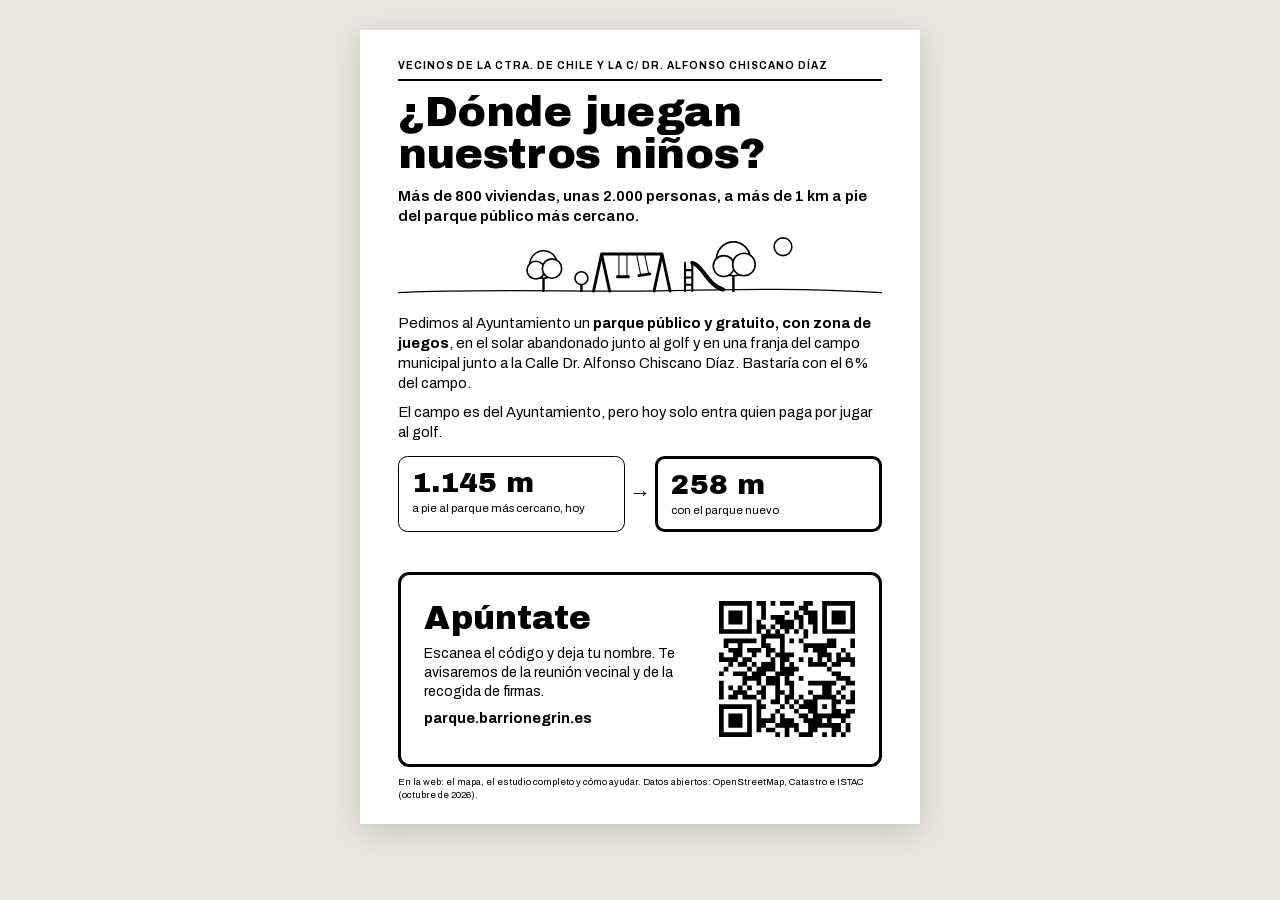
<file: flyer/flyer-a5.html>
<!doctype html>
<html lang="es">
<head>
<meta charset="utf-8">
<title>Folleto A5 para buzones (blanco y negro): un parque para la Ctra. de Chile y la C/ Dr. Alfonso Chiscano Díaz</title>
<!--
  A5 letterbox flyer, black and white: black ink only, no filled areas (cheap to photocopy).
  A cut-down flyer.html with a bigger QR code and no map. scripts/flyer.py fills in the QR code
  and the printed web address (between the qr and url start/end markers) and prints
  flyer-a5.pdf (one A5 page) and flyer-a5-2up.pdf (two per A4 sheet, to cut in half).
-->
<style>
/* Archivo, bundled in fonts/ (SIL Open Font License) so the PDF never depends on the network */
@font-face{font-family:'Archivo';font-weight:400;src:url(fonts/archivo-latin-400-normal.woff) format('woff')}
@font-face{font-family:'Archivo';font-weight:600;src:url(fonts/archivo-latin-600-normal.woff) format('woff')}
@font-face{font-family:'Archivo';font-weight:700;src:url(fonts/archivo-latin-700-normal.woff) format('woff')}
@font-face{font-family:'Archivo Black';font-weight:400;src:url(fonts/archivo-black-latin-400-normal.woff) format('woff')}
@page{size:A5;margin:0}
*{box-sizing:border-box}
html,body{margin:0}
@media screen{body{background:#e9e6df;padding:8mm 0}.page{margin:0 auto;box-shadow:0 2mm 8mm rgba(0,0,0,.15)}}
.page{position:relative;width:148mm;height:210mm;background:#fff;color:#000;overflow:hidden;
  font-family:'Archivo','Helvetica Neue',Helvetica,Arial,sans-serif;padding:8mm 10mm 0}
.display{font-family:'Archivo Black','Arial Black',sans-serif;font-weight:400}

.kicker{font-weight:700;font-size:7.5pt;letter-spacing:.1em;text-transform:uppercase;
  padding-bottom:2mm;border-bottom:0.6mm solid #000}
h1{margin:3mm 0 0;font-size:32pt;line-height:.98;letter-spacing:-.01em}
.lead{margin:3mm 0 0;font-size:11.5pt;line-height:1.3;font-weight:600}
.art{display:block;width:128mm;height:19mm;margin:1.5mm 0 0}

.ask p{margin:2.5mm 0 0;font-size:11pt;line-height:1.36}
.compare{display:grid;grid-template-columns:1fr 8mm 1fr;align-items:stretch;margin-top:3.5mm}
.compare .box{border:0.5mm solid #000;border-radius:2.5mm;padding:3mm 3.5mm}
.compare .then{border-width:1mm}
.compare b{display:block;font-family:'Archivo Black','Arial Black',sans-serif;font-weight:400;font-size:21pt;line-height:1}
.compare span{display:block;font-size:8.5pt;line-height:1.3;margin-top:1mm}
.compare .arrow{align-self:center;text-align:center;font-size:16pt;font-weight:700}

.bottom{position:absolute;left:10mm;right:10mm;bottom:0}
.cta{border:1mm solid #000;border-radius:3mm;padding:5mm 5mm 5mm 6mm;display:grid;
  grid-template-columns:72mm 40mm;column-gap:4mm;align-items:center}
.cta h2{margin:0 0 2.5mm;font-size:25pt;line-height:1}
.cta p{margin:0 0 2mm;font-size:10.5pt;line-height:1.35}
.url{font-weight:700;font-size:11pt !important}
.qr{width:40mm;height:40mm;padding:2mm}
.qr svg{display:block;width:36mm;height:36mm}
footer{padding:2.5mm 0 6mm;font-size:7pt;line-height:1.35}
footer p{margin:0}
</style>
</head>
<body>
<div class="page">

<header>
  <div class="kicker">Vecinos de la Ctra. de Chile y la C/ Dr. Alfonso Chiscano Díaz</div>
  <h1 class="display">¿Dónde juegan nuestros niños?</h1>
  <p class="lead">Más de 800 viviendas, unas 2.000 personas, a más de 1 km a pie del parque público más cercano.</p>
  <svg class="art" viewBox="0 0 1200 200" preserveAspectRatio="xMidYMax slice" aria-hidden="true" focusable="false">
    <g fill="#fff" stroke="#000" stroke-width="4">
      <circle cx="955" cy="56" r="22"/>
      <path d="M361 168 V120 M832 168 V112 M455 168 V140" stroke-width="6"/>
      <circle cx="361" cy="100" r="34"/><circle cx="342" cy="114" r="22"/><circle cx="382" cy="110" r="24"/>
      <circle cx="832" cy="86" r="42"/><circle cx="808" cy="104" r="26"/><circle cx="858" cy="100" r="28"/>
      <circle cx="455" cy="134" r="16"/>
    </g>
    <g stroke="#000" stroke-linecap="round" fill="none">
      <path d="M485 166 L505 74 L525 166 M635 166 L655 74 L675 166 M505 74 H655" stroke-width="7"/>
      <path d="M548 76 V128 M568 76 V128 M592 76 L602 126 M612 76 L622 124" stroke-width="2.5"/>
      <path d="M712 166 V96 M730 166 V96 M712 150 H730 M712 132 H730 M712 114 H730" stroke-width="5"/>
      <path d="M730 96 C756 102 768 152 806 162" stroke-width="10"/>
      <path d="M0 170 C220 160 420 168 600 166 C780 164 960 156 1200 170" stroke-width="3"/>
    </g>
    <g fill="#000"><rect x="541" y="127" width="34" height="7" rx="3"/><rect x="594" y="122" width="34" height="7" rx="3" transform="rotate(-8 611 125)"/></g>
  </svg>
</header>

<section class="ask">
  <p>Pedimos al Ayuntamiento un <strong>parque público y gratuito, con zona de juegos</strong>, en el solar abandonado junto al golf y en una franja del campo municipal junto a la Calle Dr. Alfonso Chiscano Díaz. Bastaría con el 6% del campo.</p>
  <p>El campo es del Ayuntamiento, pero hoy solo entra quien paga por jugar al golf.</p>
  <div class="compare">
    <div class="box now"><b>1.145 m</b><span>a pie al parque más cercano, hoy</span></div>
    <div class="arrow">→</div>
    <div class="box then"><b>258 m</b><span>con el parque nuevo</span></div>
  </div>
</section>

<div class="bottom">
<section class="cta">
  <div>
    <h2 class="display">Apúntate</h2>
    <p>Escanea el código y deja tu nombre. Te avisaremos de la reunión vecinal y de la recogida de firmas.</p>
    <p class="url"><!-- url:start -->parque.barrionegrin.es<!-- url:end --></p>
  </div>
  <div class="qr">
<!-- qr:start -->
<svg viewBox="0 0 29 29" class="segno"><path class="qrline" stroke="#000" d="M0 0.5h7m1 0h2m1 0h1m1 0h3m2 0h2m2 0h7m-29 1h1m5 0h1m2 0h1m7 0h2m3 0h1m5 0h1m-29 1h1m1 0h3m1 0h1m2 0h1m4 0h1m1 0h1m1 0h3m1 0h1m1 0h3m1 0h1m-29 1h1m1 0h3m1 0h1m2 0h1m1 0h3m2 0h2m1 0h2m1 0h1m1 0h3m1 0h1m-29 1h1m1 0h3m1 0h1m1 0h1m3 0h4m1 0h1m1 0h2m1 0h1m1 0h3m1 0h1m-29 1h1m5 0h1m1 0h2m1 0h1m1 0h3m1 0h1m2 0h1m1 0h1m5 0h1m-29 1h7m1 0h1m1 0h1m1 0h1m1 0h1m1 0h1m1 0h1m1 0h1m1 0h7m-20 1h5m4 0h1m-18 1h7m1 0h1m3 0h1m1 0h1m1 0h1m5 0h2m3 0h1m-28 1h1m2 0h1m4 0h2m2 0h1m4 0h7m3 0h1m-27 1h3m1 0h3m1 0h2m1 0h1m4 0h1m1 0h3m3 0h1m-27 1h1m2 0h2m2 0h1m2 0h1m1 0h4m5 0h3m1 0h1m1 0h1m-28 1h4m1 0h2m4 0h1m1 0h2m2 0h1m1 0h1m1 0h1m1 0h1m1 0h4m-27 1h1m1 0h2m1 0h1m1 0h3m1 0h1m1 0h1m3 0h4m1 0h2m2 0h1m-28 1h1m4 0h1m1 0h4m1 0h4m6 0h1m-24 1h1m2 0h3m1 0h3m2 0h4m8 0h2m-21 1h4m1 0h3m1 0h1m2 0h1m7 0h3m-28 1h1m4 0h1m2 0h1m1 0h3m1 0h2m3 0h6m2 0h2m-29 1h1m1 0h1m1 0h1m1 0h1m2 0h1m2 0h1m2 0h1m6 0h2m2 0h1m-27 1h1m2 0h3m2 0h2m2 0h2m1 0h1m3 0h1m2 0h2m1 0h1m2 0h1m-29 1h1m1 0h2m1 0h3m1 0h1m2 0h1m1 0h2m1 0h1m2 0h5m1 0h1m1 0h1m-21 1h1m2 0h2m1 0h1m1 0h1m1 0h3m3 0h2m1 0h2m-29 1h7m1 0h2m3 0h1m1 0h1m1 0h4m1 0h1m1 0h1m-25 1h1m5 0h1m1 0h1m3 0h1m3 0h1m2 0h2m3 0h2m1 0h2m-29 1h1m1 0h3m1 0h1m1 0h1m2 0h1m1 0h1m3 0h2m1 0h8m-28 1h1m1 0h3m1 0h1m1 0h4m1 0h3m2 0h4m1 0h1m2 0h1m-27 1h1m1 0h3m1 0h1m1 0h2m2 0h5m2 0h7m1 0h1m-28 1h1m5 0h1m1 0h1m1 0h2m2 0h1m1 0h1m2 0h2m3 0h2m1 0h1m-28 1h7m5 0h1m1 0h1m2 0h3m2 0h1m1 0h1m1 0h1"/></svg>
<!-- qr:end -->
  </div>
</section>
<footer>
  <p>En la web: el mapa, el estudio completo y cómo ayudar. Datos abiertos: OpenStreetMap, Catastro e ISTAC (octubre de 2026).</p>
</footer>
</div>

</div>
</body>
</html>
</file>
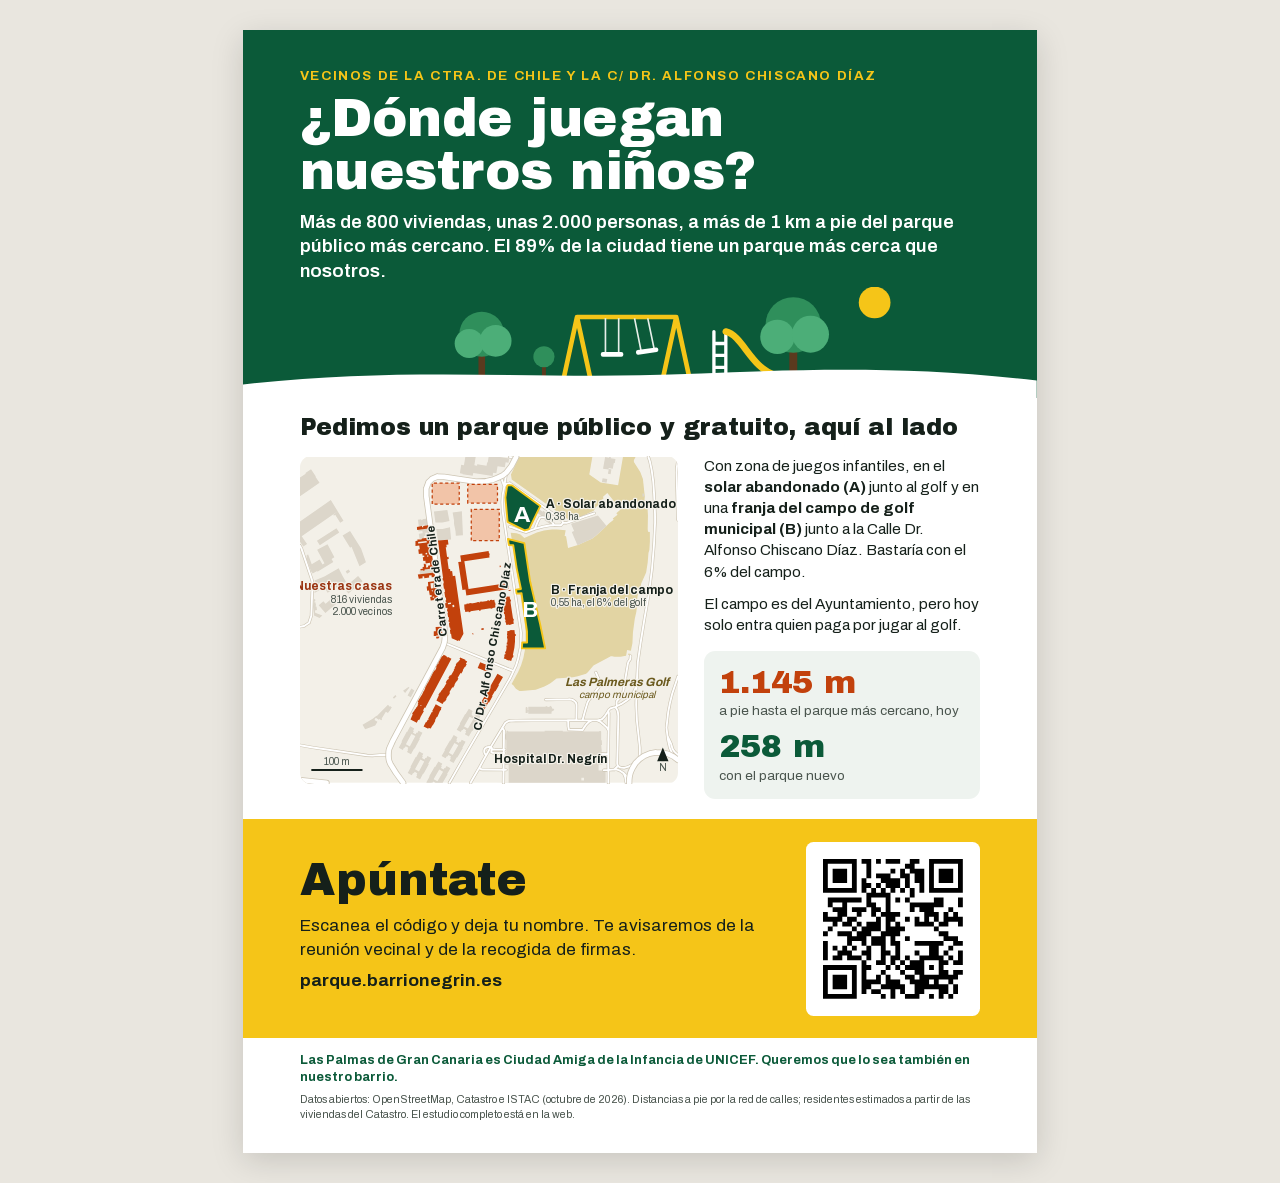
<file: flyer/flyer.html>
<!doctype html>
<html lang="es">
<head>
<meta charset="utf-8">
<title>Folleto: un parque para la Ctra. de Chile y la C/ Dr. Alfonso Chiscano Díaz</title>
<!--
  A4 flyer. scripts/flyer.py fills in the QR code, the printed web address and the map
  (between the qr, url and mapa start/end markers below); run it again after changing the
  address. Print: A4, margins "None", background graphics on; or print flyer.pdf.
-->
<style>
/* Archivo, bundled in fonts/ (SIL Open Font License) so the PDF never depends on the network */
@font-face{font-family:'Archivo';font-weight:400;src:url(fonts/archivo-latin-400-normal.woff) format('woff')}
@font-face{font-family:'Archivo';font-weight:600;src:url(fonts/archivo-latin-600-normal.woff) format('woff')}
@font-face{font-family:'Archivo';font-weight:700;src:url(fonts/archivo-latin-700-normal.woff) format('woff')}
@font-face{font-family:'Archivo Black';font-weight:400;src:url(fonts/archivo-black-latin-400-normal.woff) format('woff')}
@page{size:A4;margin:0}
*{box-sizing:border-box}
html,body{margin:0;-webkit-print-color-adjust:exact;print-color-adjust:exact}
@media screen{body{background:#e9e6df;padding:8mm 0}.page{margin:0 auto;box-shadow:0 2mm 8mm rgba(0,0,0,.15)}}
.page{position:relative;width:210mm;height:297mm;background:#fff;color:#15201a;overflow:hidden;
  font-family:'Archivo','Helvetica Neue',Helvetica,Arial,sans-serif}
.display{font-family:'Archivo Black','Arial Black',sans-serif;font-weight:400}

.top{background:#0b5a39;color:#fff;padding:10mm 15mm 0}
.kicker{font-weight:700;font-size:10pt;letter-spacing:.12em;text-transform:uppercase;color:#f5c518}
h1{margin:2.5mm 0 0;font-size:40pt;line-height:.98;letter-spacing:-.01em}
.lead{margin:3.5mm 0 0;font-size:14pt;line-height:1.3;font-weight:600}
.art{display:block;width:210mm;height:30mm;margin:1mm 0 -0.6mm -15mm}

.ask{position:relative;margin-top:-0.5mm;padding:4.5mm 15mm 0;background:#fff}
h2{margin:0;font-size:18pt;line-height:1.08}
.ask-grid{display:grid;grid-template-columns:100mm 73mm;column-gap:7mm;margin-top:4mm}
.map{margin:0}
.map svg{display:block;width:100mm;height:86.7mm;border-radius:3mm}
.ask-text{font-size:11.5pt;line-height:1.38}
.ask-text p{margin:0 0 3mm}
.compare{margin-top:4mm;padding:4mm;background:#eef3ef;border-radius:3mm}
.compare b{display:block;font-family:'Archivo Black','Arial Black',sans-serif;font-weight:400;font-size:24pt;line-height:1}
.compare span{display:block;font-size:10pt;line-height:1.3;color:#4a554e;margin:1mm 0 3mm}
.compare .then span{margin-bottom:0}
.now b{color:#c2410c}
.then b{color:#0b5a39}

.bottom{position:absolute;left:0;right:0;bottom:0}
.cta{background:#f5c518;padding:6mm 15mm;display:grid;grid-template-columns:125mm 46mm;column-gap:9mm;align-items:center}
.cta h2{font-size:34pt;line-height:1;margin-bottom:3mm}
.cta p{margin:0 0 2mm;font-size:13pt;line-height:1.35}
.url{font-weight:700}
.qr{width:46mm;height:46mm;background:#fff;padding:4.5mm;border-radius:2mm}
.qr svg{display:block;width:37mm;height:37mm}

footer{padding:3.5mm 15mm 8mm;font-size:8pt;line-height:1.4;color:#4a554e}
footer p{margin:0}
footer .unicef{font-weight:700;color:#0b5a39;font-size:9.5pt;margin-bottom:1.5mm}
</style>
</head>
<body>
<div class="page">

<header class="top">
  <div class="kicker">Vecinos de la Ctra. de Chile y la C/ Dr. Alfonso Chiscano Díaz</div>
  <h1 class="display">¿Dónde juegan nuestros niños?</h1>
  <p class="lead">Más de 800 viviendas, unas 2.000 personas, a más de 1 km a pie del parque público más cercano. El 89% de la ciudad tiene un parque más cerca que nosotros.</p>
  <svg class="art" viewBox="0 0 1200 200" preserveAspectRatio="xMidYMax slice" aria-hidden="true" focusable="false">
  <circle cx="955" cy="52" r="24" fill="#f5c518"/>
  <g fill="#5b3a1e"><rect x="356" y="112" width="10" height="56"/><rect x="826" y="100" width="12" height="66"/><rect x="452" y="140" width="6" height="26"/></g>
  <g fill="#2f8f5b"><circle cx="361" cy="100" r="34"/><circle cx="832" cy="86" r="42"/><circle cx="455" cy="134" r="16"/></g>
  <g fill="#4cae78"><circle cx="342" cy="114" r="22"/><circle cx="382" cy="110" r="24"/><circle cx="808" cy="104" r="26"/><circle cx="858" cy="100" r="28"/></g>
  <g stroke="#f5c518" stroke-width="7" stroke-linecap="round" fill="none">
  <path d="M485 166 L505 74 L525 166 M635 166 L655 74 L675 166 M505 74 H655"/>
  </g>
  <g stroke="#e6eee8" stroke-width="2.5" fill="none"><path d="M548 76 V128 M568 76 V128 M592 76 L602 126 M612 76 L622 124"/></g>
  <g fill="#ffffff"><rect x="541" y="127" width="34" height="7" rx="3"/><rect x="594" y="122" width="34" height="7" rx="3" transform="rotate(-8 611 125)"/></g>
  <g stroke="#ffffff" stroke-width="5" stroke-linecap="round" fill="none"><path d="M712 166 V96 M730 166 V96 M712 150 H730 M712 132 H730 M712 114 H730"/></g>
  <path d="M730 96 C756 102 768 152 806 162" stroke="#f5c518" stroke-width="10" stroke-linecap="round" fill="none"/>
  <path d="M0 176 C220 150 420 166 600 162 C780 158 960 142 1200 170 L1200 200 L0 200 Z" fill="#ffffff"/>
  </svg>
</header>

<section class="ask">
  <h2 class="display">Pedimos un parque público y gratuito, aquí al lado</h2>
  <div class="ask-grid">
    <figure class="map">
<!-- mapa:start -->
<svg class="mapa" viewBox="0 0 600 517" role="img" aria-labelledby="folleto-mapa-titulo" xmlns="http://www.w3.org/2000/svg">
<title id="folleto-mapa-titulo">Mapa: las casas de la Carretera de Chile y la Calle Doctor Alfonso Chiscano Díaz, el campo de golf Las Palmeras, el solar abandonado (A) y la franja del campo (B) que pedimos convertir en parque.</title>
<style>
.mapa{font-family:'Archivo',Arial,sans-serif}
.mapa .bg{fill:#f3f0e8}
.mapa .bldg{fill:#dcd6ca}
.mapa .home{fill:#c2410c}
.mapa .new{fill:#f2c4a8;stroke:#c2410c;stroke-width:2;stroke-dasharray:5 4}
.mapa .golf{fill:#e2d4a3}
.mapa .park{fill:#0b5a39;stroke:#f5c518;stroke-width:3;stroke-linejoin:round}
.mapa .casing,.mapa .road{fill:none;stroke-linecap:round;stroke-linejoin:round}
.mapa .casing{stroke:#cdc5b4}
.mapa .road{stroke:#ffffff}
.mapa .minor.casing{stroke-width:5}.mapa .minor.road{stroke-width:3}
.mapa .main.casing{stroke-width:10}.mapa .main.road{stroke-width:7.5}
.mapa text{fill:#15201a}
.mapa text.halo{fill:#f3f0e8;stroke:#f3f0e8;stroke-width:4px;stroke-linejoin:round}
.mapa .street{font-size:18px;font-weight:700;letter-spacing:.02em}
.mapa .place{font-size:19px;font-weight:700}
.mapa .note{font-size:16px;font-weight:400;fill:#4a554e}
.mapa .home-label{fill:#9a3412}
.mapa .letter{font-size:36px;font-weight:800;fill:#ffffff;stroke:none}
.mapa .golf-label{font-style:italic;fill:#6b5a1e}
.mapa .bar{stroke:#15201a;stroke-width:3}
.mapa .arrow{fill:#15201a}
</style>
<defs></defs>
<rect class="bg" width="600" height="517"/>
<path class="golf" d="M525.0,312.8 L523.9,313.9 L521.0,314.4 L521.4,312.1 L525.0,312.8ZM464.1,0.0 L459.3,27.9 L477.4,40.3 L505.0,44.9 L512.7,0.0 L532.7,0.0 L530.0,5.1 L530.1,7.9 L540.2,23.9 L544.4,35.1 L547.4,62.6 L546.6,70.9 L550.2,71.2 L550.1,69.9 L553.4,69.9 L553.6,73.6 L551.3,73.6 L552.4,92.7 L552.0,114.9 L552.5,118.8 L555.4,119.2 L555.5,134.1 L554.7,147.2 L553.2,152.2 L552.0,167.6 L549.5,183.4 L541.7,201.0 L540.9,205.4 L538.3,214.5 L536.4,218.6 L535.6,222.9 L534.5,241.4 L533.9,246.2 L531.5,256.7 L528.6,278.1 L527.8,295.3 L525.3,307.5 L519.3,306.4 L517.7,315.6 L508.8,317.3 L499.2,317.2 L495.4,316.3 L493.5,316.4 L491.2,317.5 L465.9,330.8 L456.9,341.8 L454.2,343.9 L441.0,348.1 L433.4,349.8 L407.3,351.5 L398.1,358.8 L393.4,361.7 L388.0,364.4 L374.3,369.4 L351.6,371.6 L348.4,371.4 L342.7,367.9 L338.6,362.5 L335.9,360.3 L346.3,341.3 L351.0,330.6 L354.7,318.8 L356.9,307.1 L358.2,294.4 L358.0,275.1 L356.5,261.4 L334.5,120.1 L343.9,121.1 L350.0,122.9 L356.2,128.6 L376.0,120.0 L387.3,116.7 L399.6,115.0 L408.2,115.1 L421.8,116.3 L420.1,125.3 L422.4,125.8 L425.5,144.6 L441.3,139.6 L464.1,129.3 L470.8,124.2 L491.4,104.9 L498.0,99.8 L496.5,97.5 L504.2,91.5 L502.2,89.1 L509.0,83.4 L487.9,57.3 L480.7,63.4 L482.2,65.3 L474.2,71.7 L476.4,74.3 L469.8,79.5 L466.4,85.5 L443.6,95.7 L426.4,99.2 L424.7,98.4 L336.1,35.7 L334.9,27.7 L348.0,0.0 L464.1,0.0Z"/>
<path class="bldg" fill-rule="evenodd" d="M119.5,426.3 L103.4,432.2 L99.3,425.0 L115.5,415.7 L121.4,410.9 L122.0,411.1 L139.6,393.4 L142.5,396.3 L143.2,395.5 L145.8,397.2 L141.9,403.8 L141.5,403.5 L139.7,406.4 L136.3,404.4 L129.5,415.5 L130.5,416.1 L129.3,418.0 L125.8,416.0 L125.2,417.1 L120.1,414.1 L118.2,417.4 L123.0,420.3 L119.5,426.3ZM22.3,230.7 L24.9,231.0 L24.7,233.4 L25.3,233.5 L24.9,237.7 L26.2,237.5 L26.9,243.0 L23.7,243.6 L24.1,247.4 L35.5,251.7 L31.1,255.5 L22.3,251.7 L20.9,237.6 L22.0,224.9 L24.9,227.0 L22.3,230.7ZM37.1,228.8 L40.6,233.0 L59.0,217.3 L66.0,225.7 L40.3,247.7 L29.7,235.5 L37.1,228.8ZM76.8,216.5 L69.9,208.1 L92.2,189.1 L99.5,197.2 L76.8,216.5ZM23.1,215.9 L24.3,200.0 L23.1,195.9 L38.7,189.8 L61.4,176.7 L67.8,189.4 L73.0,198.0 L43.8,215.5 L38.8,206.9 L40.1,206.1 L23.1,215.9ZM10.1,161.0 L10.8,155.6 L13.0,154.7 L18.6,170.2 L31.1,162.7 L35.8,170.5 L38.8,168.7 L27.2,147.1 L43.7,138.5 L54.6,159.2 L50.0,161.9 L52.9,166.7 L27.7,182.0 L27.2,181.1 L20.1,184.8 L18.3,182.0 L17.8,182.3 L10.1,161.0ZM74.8,185.2 L72.5,181.4 L77.4,178.5 L79.6,182.3 L74.8,185.2ZM79.5,117.3 L97.0,145.3 L104.7,167.2 L94.4,173.4 L81.8,142.4 L79.6,143.9 L67.6,124.8 L79.5,117.3ZM31.4,139.9 L26.9,132.9 L57.9,113.0 L62.3,119.9 L31.4,139.9ZM0.0,102.3 L48.9,68.4 L59.9,86.2 L2.7,125.9 L11.2,138.0 L5.3,142.0 L0.0,134.4 L0.0,102.3ZM52.9,91.6 L59.8,86.3 L69.0,101.2 L63.8,104.5 L55.9,91.7 L53.9,93.2 L52.9,91.6ZM31.0,40.7 L12.8,53.4 L0.0,62.4 L0.0,32.7 L9.1,26.4 L8.6,25.5 L17.5,19.3 L25.2,30.9 L24.5,31.4 L31.0,40.7ZM205.1,506.9 L213.8,491.8 L214.6,492.2 L219.7,483.3 L226.0,486.9 L224.0,490.4 L225.1,491.1 L223.7,493.6 L227.9,496.0 L229.2,493.6 L230.5,494.3 L232.6,490.7 L238.8,494.1 L233.5,503.2 L234.4,503.6 L226.5,517.3 L215.1,517.3 L211.4,515.1 L210.2,517.3 L208.9,516.8 L208.6,517.3 L201.4,517.3 L200.5,516.7 L205.8,507.4 L205.1,506.9ZM218.2,514.9 L227.2,499.5 L221.1,496.0 L212.1,511.5 L218.2,514.9ZM175.4,491.7 L183.7,476.2 L184.4,476.6 L189.3,467.6 L195.8,471.1 L193.9,474.5 L195.1,475.1 L193.6,477.8 L197.8,480.1 L199.2,477.5 L200.4,478.1 L202.3,474.5 L208.6,477.9 L203.6,487.1 L204.5,487.6 L196.2,503.0 L195.5,502.6 L190.5,511.8 L184.2,508.4 L186.1,504.9 L185.0,504.3 L186.3,501.9 L182.0,499.7 L180.7,502.1 L179.5,501.5 L177.5,505.1 L171.0,501.7 L176.1,492.1 L175.4,491.7ZM197.2,483.5 L191.1,480.1 L182.6,495.9 L188.8,499.2 L197.2,483.5ZM238.1,450.1 L238.8,450.5 L244.0,441.5 L250.1,445.0 L248.2,448.4 L249.3,449.1 L247.9,451.6 L252.1,454.0 L253.5,451.6 L254.7,452.3 L256.8,448.7 L262.9,452.2 L257.7,461.5 L258.5,461.9 L249.7,477.1 L249.0,476.7 L243.7,485.7 L237.5,482.2 L239.6,478.5 L238.4,477.9 L239.8,475.5 L235.6,473.1 L234.2,475.5 L233.1,474.9 L231.0,478.4 L224.8,474.8 L230.1,465.7 L229.3,465.3 L238.1,450.1ZM251.3,457.6 L245.2,454.1 L236.3,469.6 L242.4,473.1 L251.3,457.6ZM161.1,451.5 L169.4,436.1 L170.1,436.5 L175.0,427.5 L181.4,430.9 L179.5,434.4 L180.8,435.1 L179.3,437.8 L183.5,440.0 L184.9,437.4 L186.2,438.0 L188.1,434.5 L194.4,437.8 L189.4,447.1 L190.2,447.5 L188.8,450.1 L181.9,463.0 L181.2,462.6 L176.2,471.8 L169.9,468.4 L171.8,464.9 L170.6,464.2 L172.0,461.6 L167.7,459.3 L166.3,461.9 L165.2,461.3 L163.2,465.0 L156.8,461.5 L161.9,452.0 L161.1,451.5ZM174.3,459.5 L183.1,443.1 L176.9,439.8 L168.1,456.2 L174.3,459.5ZM149.2,383.8 L147.4,381.9 L151.4,378.0 L153.3,379.9 L149.2,383.8ZM175.9,381.5 L170.8,378.6 L176.7,367.6 L181.6,370.5 L175.9,381.5ZM166.9,374.7 L163.6,371.2 L172.1,365.2 L173.7,366.1 L166.9,374.7ZM212.5,176.8 L213.4,183.3 L190.2,186.3 L189.7,180.4 L195.3,179.7 L195.4,180.5 L198.0,180.2 L197.8,178.7 L212.5,176.8ZM187.7,115.8 L204.2,113.6 L206.0,127.7 L200.5,128.5 L200.0,125.0 L196.5,125.5 L197.0,129.0 L189.8,129.9 L188.6,121.8 L194.7,121.0 L194.3,117.4 L188.1,118.2 L187.7,115.8ZM198.9,120.4 L199.3,123.0 L202.6,122.6 L202.2,120.0 L194.7,121.0 L198.9,120.4ZM239.9,130.8 L218.8,132.7 L216.3,114.2 L226.2,114.1 L238.1,111.4 L239.9,130.8ZM194.5,107.8 L194.7,109.5 L188.6,110.3 L187.3,99.6 L192.5,98.9 L192.7,100.5 L194.5,100.2 L194.3,98.7 L201.8,97.6 L203.4,108.2 L197.9,109.0 L197.7,107.1 L194.5,107.8ZM244.4,105.7 L244.6,101.1 L242.3,88.0 L257.0,86.3 L258.7,124.2 L247.4,125.2 L246.8,117.4 L244.4,105.7ZM226.4,103.8 L215.0,104.1 L212.6,86.4 L233.9,84.0 L237.3,101.4 L226.4,103.8ZM311.0,516.9 L331.2,516.9 L331.2,488.4 L325.2,488.4 L325.2,485.0 L323.5,485.0 L323.5,477.7 L328.7,477.7 L328.7,475.9 L331.0,475.9 L331.0,473.7 L327.5,473.7 L327.5,449.8 L325.6,447.6 L324.8,444.5 L325.2,441.4 L327.5,438.0 L327.5,435.6 L328.0,435.6 L328.0,434.6 L330.5,434.6 L330.5,435.6 L388.4,435.6 L388.4,434.6 L390.9,434.6 L417.2,434.7 L417.2,435.7 L475.1,435.8 L475.1,435.0 L477.6,435.0 L477.6,435.9 L478.1,435.9 L478.1,449.6 L479.1,449.6 L479.5,457.2 L478.1,457.3 L479.0,466.0 L478.1,473.8 L474.4,473.8 L474.4,475.9 L476.9,475.9 L476.9,478.1 L481.9,478.1 L481.9,485.2 L480.2,485.2 L480.2,488.2 L474.0,488.2 L474.0,497.8 L485.2,497.8 L485.2,517.3 L311.0,516.9ZM446.7,509.2 L446.7,513.6 L450.9,513.6 L450.9,509.2 L446.7,509.2ZM253.5,423.3 L262.2,408.1 L262.8,408.5 L268.0,399.5 L274.3,403.1 L272.2,406.7 L273.4,407.4 L272.1,409.7 L276.3,412.1 L277.6,409.8 L278.8,410.5 L280.9,406.8 L287.1,410.3 L281.9,419.5 L282.6,419.9 L273.9,435.1 L273.2,434.7 L268.0,443.8 L261.7,440.2 L263.7,436.8 L262.5,436.1 L263.9,433.6 L259.8,431.3 L258.3,433.7 L257.2,433.1 L255.2,436.5 L248.8,432.9 L254.1,423.7 L253.5,423.3ZM266.6,431.2 L275.5,415.7 L269.3,412.2 L260.4,427.7 L266.6,431.2ZM359.9,396.7 L361.3,398.0 L361.3,402.2 L362.5,402.2 L362.4,396.6 L389.0,396.6 L391.4,395.1 L392.9,396.6 L395.1,396.7 L398.3,394.9 L401.3,400.1 L402.4,399.4 L403.8,401.8 L399.3,404.6 L399.4,407.6 L362.4,407.7 L362.4,404.1 L361.4,404.1 L361.4,406.5 L358.2,406.5 L358.2,398.0 L358.9,396.9 L359.9,396.7ZM439.8,138.7 L431.5,119.1 L435.1,117.4 L430.3,106.0 L473.0,93.0 L486.7,109.5 L470.0,124.8 L464.1,129.3 L441.5,139.5 L440.7,139.6 L439.8,138.7ZM399.1,94.7 L396.1,98.8 L400.9,102.3 L397.6,107.0 L387.9,99.9 L389.3,98.0 L376.5,88.6 L380.4,83.4 L385.1,86.8 L386.2,85.4 L399.1,94.7ZM545.9,58.1 L546.5,62.7 L544.0,63.0 L543.3,58.4 L545.9,58.1ZM487.8,34.9 L486.8,41.0 L479.3,39.7 L480.4,33.6 L487.8,34.9ZM494.4,19.9 L493.1,27.4 L488.9,26.7 L490.2,19.1 L494.4,19.9ZM278.9,0.0 L276.8,13.1 L281.1,13.8 L281.4,11.4 L296.2,13.7 L297.0,8.7 L298.0,8.9 L299.4,0.0 L317.4,0.0 L332.1,2.3 L331.0,9.0 L326.5,8.3 L325.2,16.3 L313.6,14.5 L311.7,25.6 L307.1,24.8 L307.0,25.3 L306.6,25.3 L305.8,30.1 L275.2,25.3 L274.1,29.8 L258.1,27.3 L258.2,26.6 L253.8,25.9 L255.9,12.3 L260.3,13.0 L262.4,0.0 L278.9,0.0ZM499.8,9.7 L498.2,9.4 L496.6,18.6 L490.2,17.4 L489.7,19.8 L481.1,18.5 L484.4,0.1 L490.6,1.2 L490.8,0.0 L493.5,0.1 L493.2,1.8 L500.9,3.1 L499.8,9.7Z"/>
<path class="minor casing" d="M583.4,442.7 L584.4,450.3M584.4,450.3 L587.0,461.8M587.0,461.8 L592.9,475.5M538.5,480.1 L539.6,470.2M539.6,470.2 L539.6,461.4M539.6,461.4 L534.9,418.9M534.9,418.9 L533.7,393.1M533.7,393.1 L534.4,363.1M0.0,457.5 L20.6,461.2M20.6,461.2 L106.1,473.7M106.1,473.7 L114.8,474.1M114.8,474.1 L126.9,473.1M126.9,473.1 L140.5,473.1M0.0,140.9 L2.2,145.0M2.2,145.0 L18.9,194.7M18.9,194.7 L19.9,199.7M19.9,199.7 L18.0,251.9M18.0,251.9 L14.4,263.2M14.4,263.2 L6.6,268.3M6.6,268.3 L0.0,269.5M489.5,517.3 L489.6,507.9M489.6,507.9 L489.5,496.8M517.9,517.3 L516.4,508.4M516.4,508.4 L513.8,501.9M323.0,517.3 L323.2,496.4M323.2,496.4 L323.5,470.1M323.5,470.1 L323.5,464.5M323.5,464.5 L323.9,434.1M323.9,434.1 L321.3,429.7M324.5,470.1 L323.5,470.1M323.5,470.1 L313.9,470.1M313.9,470.1 L306.3,469.7M306.3,469.7 L303.9,468.8M303.9,468.8 L303.7,466.5M303.7,466.5 L304.9,464.2M522.7,512.1 L518.7,506.7M518.7,506.7 L513.8,501.9M499.0,496.1 L502.3,495.9M502.3,495.9 L507.9,498.0M507.9,498.0 L513.8,501.9M489.5,496.8 L482.4,497.1M489.5,496.8 L495.8,496.3M495.8,496.3 L499.0,496.1M285.0,492.4 L273.4,512.5M273.4,512.5 L271.6,515.6M271.6,515.6 L271.0,517.3M327.1,496.5 L323.2,496.4M323.2,496.4 L288.9,496.2M288.9,496.2 L285.9,494.7M285.9,494.7 L285.0,492.4M295.4,473.9 L293.7,476.7M293.7,476.7 L285.0,492.4M237.1,517.3 L259.8,477.5M259.8,477.5 L333.4,351.6M333.4,351.6 L339.0,339.9M583.4,442.7 L589.2,455.6M589.2,455.6 L591.4,463.2M591.4,463.2 L594.4,467.8M594.4,467.8 L600.0,473.1M499.0,496.1 L503.1,492.1M503.1,492.1 L504.9,490.3M504.9,490.3 L507.5,492.4M507.5,492.4 L509.8,493.1M509.8,493.1 L514.6,493.6M514.6,493.6 L521.4,491.6M521.4,491.6 L532.8,485.9M489.5,496.8 L489.4,494.5M489.4,494.5 L489.2,487.5M489.2,487.5 L489.3,471.7M477.7,471.4 L489.3,471.7M489.9,434.3 L489.3,471.7M500.6,397.0 L502.5,399.5M502.5,399.5 L504.3,403.0M504.3,403.0 L505.0,407.2M505.0,407.2 L505.4,411.9M505.4,411.9 L503.6,486.3M503.6,486.3 L504.0,488.8M504.0,488.8 L504.9,490.3M472.0,418.1 L477.4,420.7M477.4,420.7 L482.6,425.0M482.6,425.0 L487.4,429.6M487.4,429.6 L489.9,434.3M463.3,418.1 L459.2,420.1M459.2,420.1 L454.7,424.3M454.7,424.3 L451.2,429.2M451.2,429.2 L448.7,433.3M448.7,433.3 L426.9,432.8M426.9,432.8 L425.9,427.5M425.9,427.5 L425.8,422.6M425.8,422.6 L425.7,419.7M425.7,419.7 L425.2,417.9M489.3,403.0 L490.3,406.5M490.3,406.5 L489.9,434.3M472.0,418.1 L463.3,418.1M463.3,418.1 L448.5,418.1M438.8,418.0 L448.5,418.1M472.0,418.1 L475.4,417.6M475.4,417.6 L477.7,416.9M477.7,416.9 L479.7,415.9M479.7,415.9 L482.0,413.7M482.0,413.7 L484.6,410.5M484.6,410.5 L487.2,406.6M487.2,406.6 L489.3,403.0M500.6,397.0 L497.3,397.8M497.3,397.8 L492.9,399.0M492.9,399.0 L490.5,401.1M490.5,401.1 L489.3,403.0M503.5,395.3 L500.6,397.0M295.4,473.9 L303.0,460.2M295.4,473.9 L293.6,471.2M293.6,471.2 L293.1,470.4M293.1,470.4 L292.6,468.8M292.6,468.8 L292.4,466.9M292.4,466.9 L292.6,465.2M292.6,465.2 L293.4,463.3M293.4,463.3 L294.3,462.3M294.3,462.3 L295.9,461.3M295.9,461.3 L297.5,460.6M297.5,460.6 L300.0,460.4M300.0,460.4 L303.0,460.2M304.9,464.2 L304.6,462.1M304.6,462.1 L303.0,460.2M303.0,460.2 L304.4,457.8M304.4,457.8 L321.3,429.7M339.0,339.9 L336.4,338.9M336.4,338.9 L326.0,334.6M326.0,334.6 L232.3,296.2M232.3,296.2 L229.1,294.9M304.9,464.2 L308.9,464.4M308.9,464.4 L315.0,464.6M315.0,464.6 L323.5,464.5M323.5,464.5 L325.0,464.5M321.3,429.7 L325.9,422.2M325.9,422.2 L329.8,419.7M329.8,419.7 L332.0,419.0M332.0,419.0 L335.0,418.7M335.0,418.7 L342.6,418.4M342.6,418.4 L369.1,418.2M369.1,418.2 L389.3,418.2M389.3,418.2 L425.2,417.9M425.2,417.9 L438.8,418.0M438.8,418.0 L439.1,393.6M439.1,393.6 L438.5,390.6M438.5,390.6 L437.1,388.8M437.1,388.8 L434.7,386.7M434.7,386.7 L431.9,385.2M431.9,385.2 L427.1,384.6M427.1,384.6 L390.1,385.1M339.0,339.9 L343.0,331.2M343.0,331.2 L346.4,319.9M346.4,319.9 L350.1,302.6M350.1,302.6 L351.0,278.8M351.0,278.8 L321.8,86.2M321.8,86.2 L321.0,71.8M321.0,71.8 L321.7,60.4M321.7,60.4 L324.3,47.1M448.5,418.1 L451.9,405.2M451.9,405.2 L456.6,389.5M456.6,389.5 L458.7,385.8M458.7,385.8 L474.1,365.8M474.1,365.8 L475.6,362.4M475.6,362.4 L476.3,360.3M476.3,360.3 L476.5,357.9M476.5,357.9 L469.7,341.9M534.4,363.1 L530.2,372.5M530.2,372.5 L526.8,378.5M526.8,378.5 L523.1,383.1M523.1,383.1 L518.1,386.8M518.1,386.8 L510.2,392.0M510.2,392.0 L503.5,395.3M524.8,315.9 L524.2,321.1M524.2,321.1 L521.2,325.5M521.2,325.5 L520.2,329.8M520.2,329.8 L513.0,373.2M513.0,373.2 L512.2,376.1M512.2,376.1 L511.0,378.6M511.0,378.6 L509.2,380.9M509.2,380.9 L504.3,385.8M504.3,385.8 L502.9,387.9M502.9,387.9 L502.5,390.2M502.5,390.2 L502.6,392.7M502.6,392.7 L503.5,395.3M534.4,363.1 L536.4,325.1M536.4,325.1 L540.6,295.7M540.6,295.7 L547.2,254.8M547.2,254.8 L553.8,217.2M553.8,217.2 L558.7,178.9M558.7,178.9 L561.9,140.4M561.9,140.4 L563.7,104.6M563.7,104.6 L563.6,89.8M563.6,89.8 L562.8,71.8M562.8,71.8 L562.0,56.5M562.0,56.5 L560.8,39.0M560.8,39.0 L558.4,21.3M558.4,21.3 L555.4,6.8M555.4,6.8 L553.1,0.0M467.1,89.4 L450.4,95.0M450.4,95.0 L433.1,101.2M433.1,101.2 L423.3,104.5M423.3,104.5 L417.8,104.6M583.4,442.7 L581.8,429.6M581.8,429.6 L584.6,404.7M584.6,404.7 L587.3,390.4M587.3,390.4 L591.0,375.4M591.0,375.4 L600.0,348.4M600.0,100.0 L599.7,94.8M599.7,94.8 L597.8,24.7M597.8,24.7 L598.2,16.7M598.2,16.7 L599.3,9.2M599.3,9.2 L600.0,6.3M333.1,0.0 L342.4,1.4M372.7,114.2 L358.8,119.3M358.8,119.3 L344.2,114.6M344.2,114.6 L337.3,111.8M337.3,111.8 L332.9,110.7M403.4,108.0 L400.9,107.9M400.9,107.9 L386.8,110.3M386.8,110.3 L374.0,113.8M374.0,113.8 L372.7,114.2M403.4,108.0 L414.2,108.3M414.2,108.3 L417.8,104.6M403.4,108.0 L402.0,105.7M402.0,105.7 L397.0,100.3M397.0,100.3 L391.4,96.4M391.4,96.4 L384.8,95.4M384.8,95.4 L380.8,96.2M380.8,96.2 L378.1,101.1M378.1,101.1 L372.7,114.2M417.8,104.6 L415.4,99.6M415.4,99.6 L338.4,45.3M338.4,45.3 L333.0,41.6M333.0,41.6 L327.1,42.9M327.1,42.9 L324.3,47.1M324.3,47.1 L320.5,35.9M320.5,35.9 L318.2,34.0M318.2,34.0 L313.5,33.1M327.6,24.6 L324.3,47.1"/>
<path class="minor road" d="M583.4,442.7 L584.4,450.3M584.4,450.3 L587.0,461.8M587.0,461.8 L592.9,475.5M538.5,480.1 L539.6,470.2M539.6,470.2 L539.6,461.4M539.6,461.4 L534.9,418.9M534.9,418.9 L533.7,393.1M533.7,393.1 L534.4,363.1M0.0,457.5 L20.6,461.2M20.6,461.2 L106.1,473.7M106.1,473.7 L114.8,474.1M114.8,474.1 L126.9,473.1M126.9,473.1 L140.5,473.1M0.0,140.9 L2.2,145.0M2.2,145.0 L18.9,194.7M18.9,194.7 L19.9,199.7M19.9,199.7 L18.0,251.9M18.0,251.9 L14.4,263.2M14.4,263.2 L6.6,268.3M6.6,268.3 L0.0,269.5M489.5,517.3 L489.6,507.9M489.6,507.9 L489.5,496.8M517.9,517.3 L516.4,508.4M516.4,508.4 L513.8,501.9M323.0,517.3 L323.2,496.4M323.2,496.4 L323.5,470.1M323.5,470.1 L323.5,464.5M323.5,464.5 L323.9,434.1M323.9,434.1 L321.3,429.7M324.5,470.1 L323.5,470.1M323.5,470.1 L313.9,470.1M313.9,470.1 L306.3,469.7M306.3,469.7 L303.9,468.8M303.9,468.8 L303.7,466.5M303.7,466.5 L304.9,464.2M522.7,512.1 L518.7,506.7M518.7,506.7 L513.8,501.9M499.0,496.1 L502.3,495.9M502.3,495.9 L507.9,498.0M507.9,498.0 L513.8,501.9M489.5,496.8 L482.4,497.1M489.5,496.8 L495.8,496.3M495.8,496.3 L499.0,496.1M285.0,492.4 L273.4,512.5M273.4,512.5 L271.6,515.6M271.6,515.6 L271.0,517.3M327.1,496.5 L323.2,496.4M323.2,496.4 L288.9,496.2M288.9,496.2 L285.9,494.7M285.9,494.7 L285.0,492.4M295.4,473.9 L293.7,476.7M293.7,476.7 L285.0,492.4M237.1,517.3 L259.8,477.5M259.8,477.5 L333.4,351.6M333.4,351.6 L339.0,339.9M583.4,442.7 L589.2,455.6M589.2,455.6 L591.4,463.2M591.4,463.2 L594.4,467.8M594.4,467.8 L600.0,473.1M499.0,496.1 L503.1,492.1M503.1,492.1 L504.9,490.3M504.9,490.3 L507.5,492.4M507.5,492.4 L509.8,493.1M509.8,493.1 L514.6,493.6M514.6,493.6 L521.4,491.6M521.4,491.6 L532.8,485.9M489.5,496.8 L489.4,494.5M489.4,494.5 L489.2,487.5M489.2,487.5 L489.3,471.7M477.7,471.4 L489.3,471.7M489.9,434.3 L489.3,471.7M500.6,397.0 L502.5,399.5M502.5,399.5 L504.3,403.0M504.3,403.0 L505.0,407.2M505.0,407.2 L505.4,411.9M505.4,411.9 L503.6,486.3M503.6,486.3 L504.0,488.8M504.0,488.8 L504.9,490.3M472.0,418.1 L477.4,420.7M477.4,420.7 L482.6,425.0M482.6,425.0 L487.4,429.6M487.4,429.6 L489.9,434.3M463.3,418.1 L459.2,420.1M459.2,420.1 L454.7,424.3M454.7,424.3 L451.2,429.2M451.2,429.2 L448.7,433.3M448.7,433.3 L426.9,432.8M426.9,432.8 L425.9,427.5M425.9,427.5 L425.8,422.6M425.8,422.6 L425.7,419.7M425.7,419.7 L425.2,417.9M489.3,403.0 L490.3,406.5M490.3,406.5 L489.9,434.3M472.0,418.1 L463.3,418.1M463.3,418.1 L448.5,418.1M438.8,418.0 L448.5,418.1M472.0,418.1 L475.4,417.6M475.4,417.6 L477.7,416.9M477.7,416.9 L479.7,415.9M479.7,415.9 L482.0,413.7M482.0,413.7 L484.6,410.5M484.6,410.5 L487.2,406.6M487.2,406.6 L489.3,403.0M500.6,397.0 L497.3,397.8M497.3,397.8 L492.9,399.0M492.9,399.0 L490.5,401.1M490.5,401.1 L489.3,403.0M503.5,395.3 L500.6,397.0M295.4,473.9 L303.0,460.2M295.4,473.9 L293.6,471.2M293.6,471.2 L293.1,470.4M293.1,470.4 L292.6,468.8M292.6,468.8 L292.4,466.9M292.4,466.9 L292.6,465.2M292.6,465.2 L293.4,463.3M293.4,463.3 L294.3,462.3M294.3,462.3 L295.9,461.3M295.9,461.3 L297.5,460.6M297.5,460.6 L300.0,460.4M300.0,460.4 L303.0,460.2M304.9,464.2 L304.6,462.1M304.6,462.1 L303.0,460.2M303.0,460.2 L304.4,457.8M304.4,457.8 L321.3,429.7M339.0,339.9 L336.4,338.9M336.4,338.9 L326.0,334.6M326.0,334.6 L232.3,296.2M232.3,296.2 L229.1,294.9M304.9,464.2 L308.9,464.4M308.9,464.4 L315.0,464.6M315.0,464.6 L323.5,464.5M323.5,464.5 L325.0,464.5M321.3,429.7 L325.9,422.2M325.9,422.2 L329.8,419.7M329.8,419.7 L332.0,419.0M332.0,419.0 L335.0,418.7M335.0,418.7 L342.6,418.4M342.6,418.4 L369.1,418.2M369.1,418.2 L389.3,418.2M389.3,418.2 L425.2,417.9M425.2,417.9 L438.8,418.0M438.8,418.0 L439.1,393.6M439.1,393.6 L438.5,390.6M438.5,390.6 L437.1,388.8M437.1,388.8 L434.7,386.7M434.7,386.7 L431.9,385.2M431.9,385.2 L427.1,384.6M427.1,384.6 L390.1,385.1M339.0,339.9 L343.0,331.2M343.0,331.2 L346.4,319.9M346.4,319.9 L350.1,302.6M350.1,302.6 L351.0,278.8M351.0,278.8 L321.8,86.2M321.8,86.2 L321.0,71.8M321.0,71.8 L321.7,60.4M321.7,60.4 L324.3,47.1M448.5,418.1 L451.9,405.2M451.9,405.2 L456.6,389.5M456.6,389.5 L458.7,385.8M458.7,385.8 L474.1,365.8M474.1,365.8 L475.6,362.4M475.6,362.4 L476.3,360.3M476.3,360.3 L476.5,357.9M476.5,357.9 L469.7,341.9M534.4,363.1 L530.2,372.5M530.2,372.5 L526.8,378.5M526.8,378.5 L523.1,383.1M523.1,383.1 L518.1,386.8M518.1,386.8 L510.2,392.0M510.2,392.0 L503.5,395.3M524.8,315.9 L524.2,321.1M524.2,321.1 L521.2,325.5M521.2,325.5 L520.2,329.8M520.2,329.8 L513.0,373.2M513.0,373.2 L512.2,376.1M512.2,376.1 L511.0,378.6M511.0,378.6 L509.2,380.9M509.2,380.9 L504.3,385.8M504.3,385.8 L502.9,387.9M502.9,387.9 L502.5,390.2M502.5,390.2 L502.6,392.7M502.6,392.7 L503.5,395.3M534.4,363.1 L536.4,325.1M536.4,325.1 L540.6,295.7M540.6,295.7 L547.2,254.8M547.2,254.8 L553.8,217.2M553.8,217.2 L558.7,178.9M558.7,178.9 L561.9,140.4M561.9,140.4 L563.7,104.6M563.7,104.6 L563.6,89.8M563.6,89.8 L562.8,71.8M562.8,71.8 L562.0,56.5M562.0,56.5 L560.8,39.0M560.8,39.0 L558.4,21.3M558.4,21.3 L555.4,6.8M555.4,6.8 L553.1,0.0M467.1,89.4 L450.4,95.0M450.4,95.0 L433.1,101.2M433.1,101.2 L423.3,104.5M423.3,104.5 L417.8,104.6M583.4,442.7 L581.8,429.6M581.8,429.6 L584.6,404.7M584.6,404.7 L587.3,390.4M587.3,390.4 L591.0,375.4M591.0,375.4 L600.0,348.4M600.0,100.0 L599.7,94.8M599.7,94.8 L597.8,24.7M597.8,24.7 L598.2,16.7M598.2,16.7 L599.3,9.2M599.3,9.2 L600.0,6.3M333.1,0.0 L342.4,1.4M372.7,114.2 L358.8,119.3M358.8,119.3 L344.2,114.6M344.2,114.6 L337.3,111.8M337.3,111.8 L332.9,110.7M403.4,108.0 L400.9,107.9M400.9,107.9 L386.8,110.3M386.8,110.3 L374.0,113.8M374.0,113.8 L372.7,114.2M403.4,108.0 L414.2,108.3M414.2,108.3 L417.8,104.6M403.4,108.0 L402.0,105.7M402.0,105.7 L397.0,100.3M397.0,100.3 L391.4,96.4M391.4,96.4 L384.8,95.4M384.8,95.4 L380.8,96.2M380.8,96.2 L378.1,101.1M378.1,101.1 L372.7,114.2M417.8,104.6 L415.4,99.6M415.4,99.6 L338.4,45.3M338.4,45.3 L333.0,41.6M333.0,41.6 L327.1,42.9M327.1,42.9 L324.3,47.1M324.3,47.1 L320.5,35.9M320.5,35.9 L318.2,34.0M318.2,34.0 L313.5,33.1M327.6,24.6 L324.3,47.1"/>
<path class="main casing" d="M140.5,473.1 L140.6,477.2M140.6,477.2 L141.1,480.7M141.1,480.7 L142.0,483.9M142.0,483.9 L143.7,487.7M143.7,487.7 L151.9,500.9M151.9,500.9 L163.6,517.1M163.6,517.1 L163.7,517.3M140.5,473.1 L140.7,468.2M140.7,468.2 L141.1,465.4M141.1,465.4 L142.0,462.3M142.0,462.3 L147.5,450.2M147.5,450.2 L200.2,351.7M200.2,351.7 L226.6,302.5M226.6,302.5 L229.1,294.9M522.6,517.3 L522.6,515.0M522.6,515.0 L522.7,512.1M522.7,512.1 L523.1,508.4M523.1,508.4 L523.9,504.3M523.9,504.3 L525.1,499.9M525.1,499.9 L527.6,494.5M527.6,494.5 L529.9,490.6M529.9,490.6 L532.8,485.9M538.5,480.1 L532.8,485.9M592.9,475.5 L600.0,480.9M592.9,475.5 L584.4,471.5M584.4,471.5 L575.3,469.3M575.3,469.3 L565.0,469.0M565.0,469.0 L555.0,470.9M555.0,470.9 L545.6,475.0M545.6,475.0 L538.5,480.1M0.0,513.0 L42.1,517.3M313.5,33.1 L305.3,36.4M305.3,36.4 L295.3,38.5M295.3,38.5 L279.1,39.1M279.1,39.1 L228.9,31.6M228.9,31.6 L217.6,31.3M217.6,31.3 L209.5,34.8M209.5,34.8 L204.1,40.0M204.1,40.0 L200.4,50.0M200.4,50.0 L200.4,61.8M200.4,61.8 L213.9,160.5M213.9,160.5 L227.8,260.1M227.8,260.1 L229.6,274.7M229.6,274.7 L230.0,282.8M230.0,282.8 L229.9,288.8M229.9,288.8 L229.1,294.9M313.5,33.1 L322.0,29.1M322.0,29.1 L327.6,24.6M342.4,1.4 L335.4,14.8M335.4,14.8 L327.6,24.6M343.1,0.0 L342.4,1.4"/>
<path class="main road" d="M140.5,473.1 L140.6,477.2M140.6,477.2 L141.1,480.7M141.1,480.7 L142.0,483.9M142.0,483.9 L143.7,487.7M143.7,487.7 L151.9,500.9M151.9,500.9 L163.6,517.1M163.6,517.1 L163.7,517.3M140.5,473.1 L140.7,468.2M140.7,468.2 L141.1,465.4M141.1,465.4 L142.0,462.3M142.0,462.3 L147.5,450.2M147.5,450.2 L200.2,351.7M200.2,351.7 L226.6,302.5M226.6,302.5 L229.1,294.9M522.6,517.3 L522.6,515.0M522.6,515.0 L522.7,512.1M522.7,512.1 L523.1,508.4M523.1,508.4 L523.9,504.3M523.9,504.3 L525.1,499.9M525.1,499.9 L527.6,494.5M527.6,494.5 L529.9,490.6M529.9,490.6 L532.8,485.9M538.5,480.1 L532.8,485.9M592.9,475.5 L600.0,480.9M592.9,475.5 L584.4,471.5M584.4,471.5 L575.3,469.3M575.3,469.3 L565.0,469.0M565.0,469.0 L555.0,470.9M555.0,470.9 L545.6,475.0M545.6,475.0 L538.5,480.1M0.0,513.0 L42.1,517.3M313.5,33.1 L305.3,36.4M305.3,36.4 L295.3,38.5M295.3,38.5 L279.1,39.1M279.1,39.1 L228.9,31.6M228.9,31.6 L217.6,31.3M217.6,31.3 L209.5,34.8M209.5,34.8 L204.1,40.0M204.1,40.0 L200.4,50.0M200.4,50.0 L200.4,61.8M200.4,61.8 L213.9,160.5M213.9,160.5 L227.8,260.1M227.8,260.1 L229.6,274.7M229.6,274.7 L230.0,282.8M230.0,282.8 L229.9,288.8M229.9,288.8 L229.1,294.9M313.5,33.1 L322.0,29.1M322.0,29.1 L327.6,24.6M342.4,1.4 L335.4,14.8M335.4,14.8 L327.6,24.6M343.1,0.0 L342.4,1.4"/>
<path class="home" fill-rule="evenodd" d="M203.4,416.0 L209.2,404.8 L210.0,405.2 L210.7,403.8 L209.9,403.4 L215.5,392.7 L224.9,397.6 L223.6,400.2 L224.1,400.9 L223.3,402.4 L222.6,402.1 L218.9,410.9 L217.9,412.9 L217.0,412.9 L214.3,418.0 L214.9,418.7 L210.7,426.1 L210.3,425.9 L207.8,430.7 L206.7,431.0 L204.4,429.8 L203.5,431.6 L196.2,427.8 L199.9,420.7 L200.7,421.1 L202.8,417.2 L203.6,417.6 L204.2,416.4 L203.4,416.0ZM180.5,404.4 L182.8,400.1 L183.2,400.3 L185.0,396.9 L185.5,397.2 L187.7,392.9 L190.8,394.4 L186.7,392.4 L188.1,389.6 L186.7,388.9 L189.7,383.3 L190.0,383.5 L192.8,378.3 L193.1,378.5 L196.4,371.3 L196.8,371.5 L199.0,366.5 L198.6,366.3 L202.9,358.3 L203.2,358.4 L212.0,340.9 L212.4,341.1 L213.7,338.5 L214.4,338.9 L216.9,334.2 L215.8,333.7 L218.8,328.0 L219.5,328.4 L220.3,326.9 L219.6,326.5 L225.6,315.9 L226.7,316.5 L228.0,313.9 L232.9,316.5 L232.5,317.2 L234.7,318.4 L235.1,317.6 L240.4,320.4 L198.8,398.3 L197.7,397.8 L195.3,402.5 L196.8,403.3 L190.9,413.5 L191.3,413.7 L189.1,417.9 L187.7,417.2 L185.4,421.7 L175.4,416.6 L179.0,408.5 L177.9,407.9 L179.9,404.0 L180.5,404.4ZM190.8,394.5 L192.6,395.3 L193.0,394.6 L191.2,393.6 L190.8,394.5ZM219.2,226.4 L207.6,227.9 L206.6,222.2 L209.2,221.9 L208.9,219.0 L206.0,219.3 L204.7,211.9 L201.8,212.2 L201.1,205.5 L203.6,205.3 L203.1,198.5 L215.2,197.0 L219.2,226.4ZM213.0,223.3 L212.9,221.5 L215.4,221.2 L212.5,221.5 L210.6,221.7 L210.8,223.5 L213.0,223.3ZM212.3,208.3 L211.2,200.0 L207.0,200.4 L208.0,208.9 L212.3,208.3ZM209.8,211.2 L210.1,213.7 L211.2,213.6 L210.9,211.1 L206.8,211.6 L209.8,211.2ZM188.6,193.4 L187.0,186.7 L213.4,183.3 L214.3,190.3 L209.1,190.9 L208.8,187.7 L204.8,188.3 L205.1,191.4 L197.4,192.3 L197.0,189.2 L194.4,189.6 L194.7,192.6 L188.6,193.4ZM198.0,169.3 L198.1,170.4 L200.3,170.1 L200.2,175.3 L203.5,174.9 L203.2,172.5 L206.9,172.0 L206.3,167.9 L199.5,168.9 L199.1,164.7 L195.8,165.2 L194.9,159.1 L197.4,158.8 L197.1,156.5 L194.6,156.9 L194.1,153.1 L188.7,153.8 L187.8,146.8 L190.2,146.5 L189.3,140.4 L183.3,141.1 L183.3,133.2 L186.6,132.9 L186.3,131.1 L191.9,130.8 L193.4,130.5 L193.3,129.5 L206.0,127.7 L209.1,150.9 L209.9,157.0 L210.7,163.3 L211.5,171.5 L211.0,171.5 L211.8,171.4 L212.5,176.8 L197.8,178.7 L198.0,180.2 L195.4,180.5 L195.3,179.7 L191.4,180.2 L191.2,177.8 L194.9,177.2 L194.6,174.7 L196.9,174.4 L196.4,169.6 L198.0,169.3ZM203.7,157.9 L203.6,156.0 L201.8,156.3 L201.9,158.1 L201.3,158.2 L209.9,157.0 L203.7,157.9ZM199.3,152.3 L199.6,154.7 L202.0,154.4 L201.7,152.0 L199.3,152.3ZM210.1,163.3 L205.8,163.9 L209.9,163.4 L210.1,163.3ZM187.5,134.8 L187.7,137.3 L201.3,135.7 L201.0,133.2 L187.5,134.8ZM185.6,111.1 L193.6,109.6 L194.0,111.7 L195.7,111.4 L195.4,109.4 L203.4,108.2 L204.2,113.6 L186.0,115.9 L185.6,111.1ZM309.5,371.5 L304.9,379.5 L305.7,380.0 L300.2,389.7 L299.3,389.2 L292.0,402.0 L283.2,396.9 L313.5,344.2 L322.3,349.2 L315.0,362.0 L315.8,362.5 L310.3,372.0 L309.5,371.5ZM225.0,369.9 L225.4,370.1 L227.3,366.7 L227.8,367.0 L232.6,358.8 L231.3,358.0 L234.0,353.3 L234.9,353.8 L236.4,351.1 L235.6,350.6 L238.3,346.0 L239.6,346.7 L244.5,338.4 L244.0,338.1 L245.9,334.8 L245.3,334.5 L247.8,330.3 L247.2,329.9 L249.5,325.9 L250.5,326.4 L252.6,322.9 L253.1,323.1 L254.4,320.9 L253.2,320.2 L254.2,318.4 L262.5,321.8 L262.1,322.5 L265.5,324.5 L263.3,328.4 L264.7,329.2 L262.0,333.8 L261.4,333.5 L258.3,338.7 L258.9,339.1 L256.2,343.7 L254.8,342.9 L250.2,350.9 L251.5,351.7 L248.9,356.3 L248.3,356.0 L246.0,359.8 L245.2,361.2 L245.8,361.6 L243.1,366.2 L241.8,365.4 L237.1,373.4 L238.3,374.1 L235.8,378.9 L235.2,378.5 L232.1,383.8 L232.7,384.1 L231.5,386.1 L229.8,388.7 L228.7,388.0 L226.3,392.0 L216.6,386.4 L220.5,378.4 L219.6,377.8 L222.0,373.7 L222.6,374.0 L225.0,369.9ZM300.8,342.7 L282.1,334.9 L286.0,325.7 L304.7,333.3 L300.8,342.7ZM328.8,276.5 L333.0,275.8 L333.0,275.1 L337.1,274.5 L337.3,275.2 L340.4,274.7 L341.2,281.0 L342.4,280.9 L342.6,284.1 L341.4,284.2 L341.3,293.2 L340.4,302.4 L337.9,314.9 L339.0,315.2 L338.2,318.6 L337.0,318.3 L335.3,323.7 L331.9,322.6 L331.7,323.2 L327.5,321.8 L327.7,321.1 L323.5,319.7 L324.8,316.4 L324.1,316.2 L325.2,312.8 L326.4,313.1 L326.8,312.0 L325.4,311.6 L326.2,308.4 L326.9,308.6 L327.5,306.0 L328.1,302.2 L327.5,302.2 L327.9,298.8 L329.2,299.1 L329.5,297.8 L328.0,297.7 L328.4,294.5 L329.1,294.5 L329.4,290.0 L329.4,288.1 L328.7,288.1 L328.6,284.5 L329.4,284.6 L329.4,283.3 L328.7,283.4 L328.5,280.1 L329.2,280.1 L328.8,276.5ZM216.1,285.2 L220.9,284.9 L221.5,285.6 L219.6,288.3 L216.4,288.3 L216.1,285.2ZM273.1,280.8 L273.5,279.9 L275.6,280.7 L275.2,281.6 L273.1,280.8ZM225.1,269.5 L225.8,281.8 L223.4,281.9 L223.4,282.8 L216.2,283.4 L216.0,284.2 L212.3,284.0 L212.4,276.7 L215.7,276.7 L215.3,269.8 L225.1,269.5ZM291.8,274.1 L288.1,274.7 L287.7,272.2 L291.4,271.6 L291.8,274.1ZM230.3,232.2 L233.0,231.9 L232.6,231.1 L231.6,231.2 L231.1,227.6 L232.1,227.5 L231.5,222.9 L230.5,223.1 L229.2,214.2 L230.2,214.1 L229.5,209.0 L228.5,209.2 L227.3,200.7 L228.3,200.5 L227.7,195.9 L226.7,196.0 L226.2,192.5 L227.2,192.3 L227.0,190.9 L246.3,188.7 L259.5,280.5 L253.3,292.0 L251.4,291.1 L250.8,292.1 L240.9,287.9 L239.8,280.7 L238.8,280.8 L238.0,274.8 L238.9,274.7 L238.3,270.5 L237.4,270.6 L236.4,263.8 L237.4,263.7 L237.1,261.7 L236.1,261.8 L235.7,258.4 L236.6,258.2 L236.0,254.0 L235.1,254.1 L234.1,247.4 L235.0,247.3 L234.7,245.2 L233.8,245.4 L233.3,241.9 L234.2,241.8 L233.9,239.4 L236.3,239.1 L231.4,239.7 L230.3,232.2ZM234.8,231.7 L234.2,231.7 L234.2,231.7 L234.8,231.7ZM235.0,233.8 L239.7,233.2 L239.5,231.1 L234.8,231.7 L235.0,233.8ZM243.2,230.7 L239.7,231.1 L241.0,230.9 L243.2,230.7ZM247.3,235.6 L247.6,237.8 L247.6,237.8 L247.6,237.8 L247.3,235.6ZM251.7,237.4 L251.4,237.4 L247.6,237.8 L251.7,237.4ZM242.4,238.4 L245.0,238.1 L244.6,234.7 L241.9,235.0 L242.4,238.4ZM324.9,221.7 L329.0,221.1 L329.1,221.9 L332.8,221.3 L333.5,226.4 L334.6,226.2 L335.0,229.1 L334.0,229.2 L338.2,256.8 L339.1,256.7 L339.6,259.5 L338.6,259.6 L339.4,264.8 L335.5,265.4 L335.6,266.0 L331.7,266.6 L331.6,265.9 L327.5,266.6 L326.9,262.8 L326.2,262.9 L325.7,259.6 L326.9,259.4 L326.7,258.3 L325.5,258.4 L325.0,255.1 L325.7,255.0 L324.8,249.1 L324.0,249.2 L323.5,245.6 L324.9,245.4 L324.7,244.2 L323.3,244.4 L322.8,241.0 L323.4,240.9 L322.4,234.5 L321.7,234.6 L321.2,231.2 L321.9,231.0 L321.8,230.2 L321.1,230.3 L320.5,226.7 L321.2,226.6 L320.7,223.2 L325.0,222.5 L324.9,221.7ZM309.2,231.1 L309.9,231.0 L310.5,235.1 L309.9,235.2 L310.4,238.9 L305.4,239.6 L305.6,240.6 L302.8,241.0 L302.6,240.0 L286.9,242.5 L287.1,243.5 L284.2,243.9 L284.1,242.9 L275.9,244.1 L270.5,244.9 L270.7,245.9 L267.9,246.4 L267.7,245.4 L262.4,246.2 L261.8,242.3 L261.2,242.4 L260.7,234.2 L264.3,233.7 L264.2,233.1 L267.6,232.5 L267.7,233.1 L268.6,233.0 L268.5,232.3 L272.2,231.8 L272.3,232.4 L280.8,231.1 L280.7,230.5 L284.0,230.0 L284.2,231.1 L285.4,230.9 L285.2,229.7 L288.7,229.2 L288.7,229.8 L297.1,228.5 L297.0,227.9 L300.4,227.4 L300.6,228.6 L301.6,228.5 L301.4,227.2 L304.9,226.7 L305.0,227.3 L308.6,226.8 L309.2,231.1ZM334.2,210.9 L334.4,212.4 L331.2,212.9 L331.0,211.4 L334.2,210.9ZM300.7,152.7 L301.2,156.0 L300.4,156.1 L300.9,159.4 L260.9,165.3 L267.6,209.5 L329.8,199.9 L330.2,203.1 L330.9,203.0 L331.4,206.4 L330.7,206.5 L331.1,209.6 L264.1,219.9 L262.7,210.3 L257.9,211.0 L251.2,166.8 L255.9,166.1 L254.4,156.3 L299.4,149.4 L300.0,152.8 L300.7,152.7ZM318.3,172.3 L318.8,174.6 L317.2,174.9 L316.8,172.6 L318.3,172.3ZM235.7,158.4 L236.2,161.9 L233.9,162.2 L236.1,177.9 L238.2,177.7 L238.7,181.2 L241.5,180.8 L242.6,189.1 L226.9,190.9 L219.0,132.7 L234.7,131.3 L235.7,139.0 L232.4,139.4 L232.9,143.1 L231.4,143.3 L233.5,158.7 L235.7,158.4Z"/>
<path class="new" d="M209.9,74.7 L209.9,41.3 L252.8,41.3 L252.8,74.7 L209.9,74.7Z"/>
<path class="new" d="M266.3,73.1 L266.3,43.3 L313.5,43.3 L313.5,73.1 L266.3,73.1Z"/>
<path class="new" d="M271.9,132.6 L271.9,83.0 L316.3,83.0 L316.3,132.6 L271.9,132.6Z"/>
<path class="park" d="M328.3,48.9 L329.6,44.7 L336.9,45.1 L381.4,77.8 L363.7,114.5 L356.7,116.5 L329.6,103.1 L326.1,64.4 L328.3,48.9Z"/>
<path class="park" d="M356.2,136.6 L365.2,196.8 L381.3,265.7 L389.1,303.8 L352.2,303.7 L352.9,294.2 L360.5,294.4 L360.4,276.7 L351.7,216.3 L343.9,216.9 L342.9,210.6 L350.8,209.5 L344.0,176.8 L338.5,140.0 L331.6,139.7 L330.1,130.1 L356.2,136.6Z"/>
<text class="street halo" x="216.8" y="195.8" text-anchor="middle" dy="0.35em" transform="rotate(-96.7 216.8 195.8)">Carretera de Chile</text><text class="street" x="216.8" y="195.8" text-anchor="middle" dy="0.35em" transform="rotate(-96.7 216.8 195.8)">Carretera de Chile</text>
<text class="street halo" x="305.4" y="299.8" text-anchor="middle" dy="0.35em" transform="rotate(-79.6 305.4 299.8)">C/ Dr. Alfonso Chiscano Díaz</text><text class="street" x="305.4" y="299.8" text-anchor="middle" dy="0.35em" transform="rotate(-79.6 305.4 299.8)">C/ Dr. Alfonso Chiscano Díaz</text>
<text class="letter" x="351.9" y="102.4" text-anchor="middle">A</text>
<text class="letter" x="365.4" y="253.3" text-anchor="middle">B</text>
<text class="place halo" x="391.2" y="80.6" text-anchor="start">A · Solar abandonado</text><text class="place" x="391.2" y="80.6" text-anchor="start">A · Solar abandonado</text>
<text class="note halo" x="391.2" y="100.6" text-anchor="start">0,38 ha</text><text class="note" x="391.2" y="100.6" text-anchor="start">0,38 ha</text>
<text class="place halo" x="398.9" y="216.9" text-anchor="start">B · Franja del campo</text><text class="place" x="398.9" y="216.9" text-anchor="start">B · Franja del campo</text>
<text class="note halo" x="398.9" y="236.9" text-anchor="start">0,55 ha, el 6% del golf</text><text class="note" x="398.9" y="236.9" text-anchor="start">0,55 ha, el 6% del golf</text>
<text class="place golf-label halo" x="502.5" y="362.9" text-anchor="middle">Las Palmeras Golf</text><text class="place golf-label" x="502.5" y="362.9" text-anchor="middle">Las Palmeras Golf</text>
<text class="note golf-label halo" x="502.5" y="382.9" text-anchor="middle">campo municipal</text><text class="note golf-label" x="502.5" y="382.9" text-anchor="middle">campo municipal</text>
<text class="place home-label halo" x="146.2" y="210.9" text-anchor="end">Nuestras casas</text><text class="place home-label" x="146.2" y="210.9" text-anchor="end">Nuestras casas</text>
<text class="note halo" x="146.2" y="231.9" text-anchor="end">816 viviendas</text><text class="note" x="146.2" y="231.9" text-anchor="end">816 viviendas</text>
<text class="note halo" x="146.2" y="250.9" text-anchor="end">2.000 vecinos</text><text class="note" x="146.2" y="250.9" text-anchor="end">2.000 vecinos</text>
<text class="place halo" x="396.9" y="485.7" text-anchor="middle">Hospital Dr. Negrín</text><text class="place" x="396.9" y="485.7" text-anchor="middle">Hospital Dr. Negrín</text>
<line class="bar" x1="18" y1="497" x2="99.2" y2="497"/>
<text class="note halo" x="58.6" y="489" text-anchor="middle">100 m</text><text class="note" x="58.6" y="489" text-anchor="middle">100 m</text>
<path class="arrow" d="M576,461 l9,22 h-18 z"/>
<text class="note halo" x="576" y="499" text-anchor="middle">N</text><text class="note" x="576" y="499" text-anchor="middle">N</text>
</svg>
<!-- mapa:end -->
    </figure>
    <div class="ask-text">
      <p>Con zona de juegos infantiles, en el <strong>solar abandonado (A)</strong> junto al golf y en una <strong>franja del campo de golf municipal (B)</strong> junto a la Calle Dr. Alfonso Chiscano Díaz. Bastaría con el 6% del campo.</p>
      <p>El campo es del Ayuntamiento, pero hoy solo entra quien paga por jugar al golf.</p>
      <div class="compare">
        <div class="now"><b>1.145 m</b><span>a pie hasta el parque más cercano, hoy</span></div>
        <div class="then"><b>258 m</b><span>con el parque nuevo</span></div>
      </div>
    </div>
  </div>
</section>

<div class="bottom">
<section class="cta">
  <div>
    <h2 class="display">Apúntate</h2>
    <p>Escanea el código y deja tu nombre. Te avisaremos de la reunión vecinal y de la recogida de firmas.</p>
    <p class="url"><!-- url:start -->parque.barrionegrin.es<!-- url:end --></p>
  </div>
  <div class="qr">
<!-- qr:start -->
<svg viewBox="0 0 29 29" class="segno"><path class="qrline" stroke="#000" d="M0 0.5h7m1 0h2m1 0h1m1 0h3m2 0h2m2 0h7m-29 1h1m5 0h1m2 0h1m7 0h2m3 0h1m5 0h1m-29 1h1m1 0h3m1 0h1m2 0h1m4 0h1m1 0h1m1 0h3m1 0h1m1 0h3m1 0h1m-29 1h1m1 0h3m1 0h1m2 0h1m1 0h3m2 0h2m1 0h2m1 0h1m1 0h3m1 0h1m-29 1h1m1 0h3m1 0h1m1 0h1m3 0h4m1 0h1m1 0h2m1 0h1m1 0h3m1 0h1m-29 1h1m5 0h1m1 0h2m1 0h1m1 0h3m1 0h1m2 0h1m1 0h1m5 0h1m-29 1h7m1 0h1m1 0h1m1 0h1m1 0h1m1 0h1m1 0h1m1 0h1m1 0h7m-20 1h5m4 0h1m-18 1h7m1 0h1m3 0h1m1 0h1m1 0h1m5 0h2m3 0h1m-28 1h1m2 0h1m4 0h2m2 0h1m4 0h7m3 0h1m-27 1h3m1 0h3m1 0h2m1 0h1m4 0h1m1 0h3m3 0h1m-27 1h1m2 0h2m2 0h1m2 0h1m1 0h4m5 0h3m1 0h1m1 0h1m-28 1h4m1 0h2m4 0h1m1 0h2m2 0h1m1 0h1m1 0h1m1 0h1m1 0h4m-27 1h1m1 0h2m1 0h1m1 0h3m1 0h1m1 0h1m3 0h4m1 0h2m2 0h1m-28 1h1m4 0h1m1 0h4m1 0h4m6 0h1m-24 1h1m2 0h3m1 0h3m2 0h4m8 0h2m-21 1h4m1 0h3m1 0h1m2 0h1m7 0h3m-28 1h1m4 0h1m2 0h1m1 0h3m1 0h2m3 0h6m2 0h2m-29 1h1m1 0h1m1 0h1m1 0h1m2 0h1m2 0h1m2 0h1m6 0h2m2 0h1m-27 1h1m2 0h3m2 0h2m2 0h2m1 0h1m3 0h1m2 0h2m1 0h1m2 0h1m-29 1h1m1 0h2m1 0h3m1 0h1m2 0h1m1 0h2m1 0h1m2 0h5m1 0h1m1 0h1m-21 1h1m2 0h2m1 0h1m1 0h1m1 0h3m3 0h2m1 0h2m-29 1h7m1 0h2m3 0h1m1 0h1m1 0h4m1 0h1m1 0h1m-25 1h1m5 0h1m1 0h1m3 0h1m3 0h1m2 0h2m3 0h2m1 0h2m-29 1h1m1 0h3m1 0h1m1 0h1m2 0h1m1 0h1m3 0h2m1 0h8m-28 1h1m1 0h3m1 0h1m1 0h4m1 0h3m2 0h4m1 0h1m2 0h1m-27 1h1m1 0h3m1 0h1m1 0h2m2 0h5m2 0h7m1 0h1m-28 1h1m5 0h1m1 0h1m1 0h2m2 0h1m1 0h1m2 0h2m3 0h2m1 0h1m-28 1h7m5 0h1m1 0h1m2 0h3m2 0h1m1 0h1m1 0h1"/></svg>
<!-- qr:end -->
  </div>
</section>

<footer>
  <p class="unicef">Las Palmas de Gran Canaria es Ciudad Amiga de la Infancia de UNICEF. Queremos que lo sea también en nuestro barrio.</p>
  <p>Datos abiertos: OpenStreetMap, Catastro e ISTAC (octubre de 2026). Distancias a pie por la red de calles; residentes estimados a partir de las viviendas del Catastro. El estudio completo está en la web.</p>
</footer>
</div>

</div>
</body>
</html>
</file>
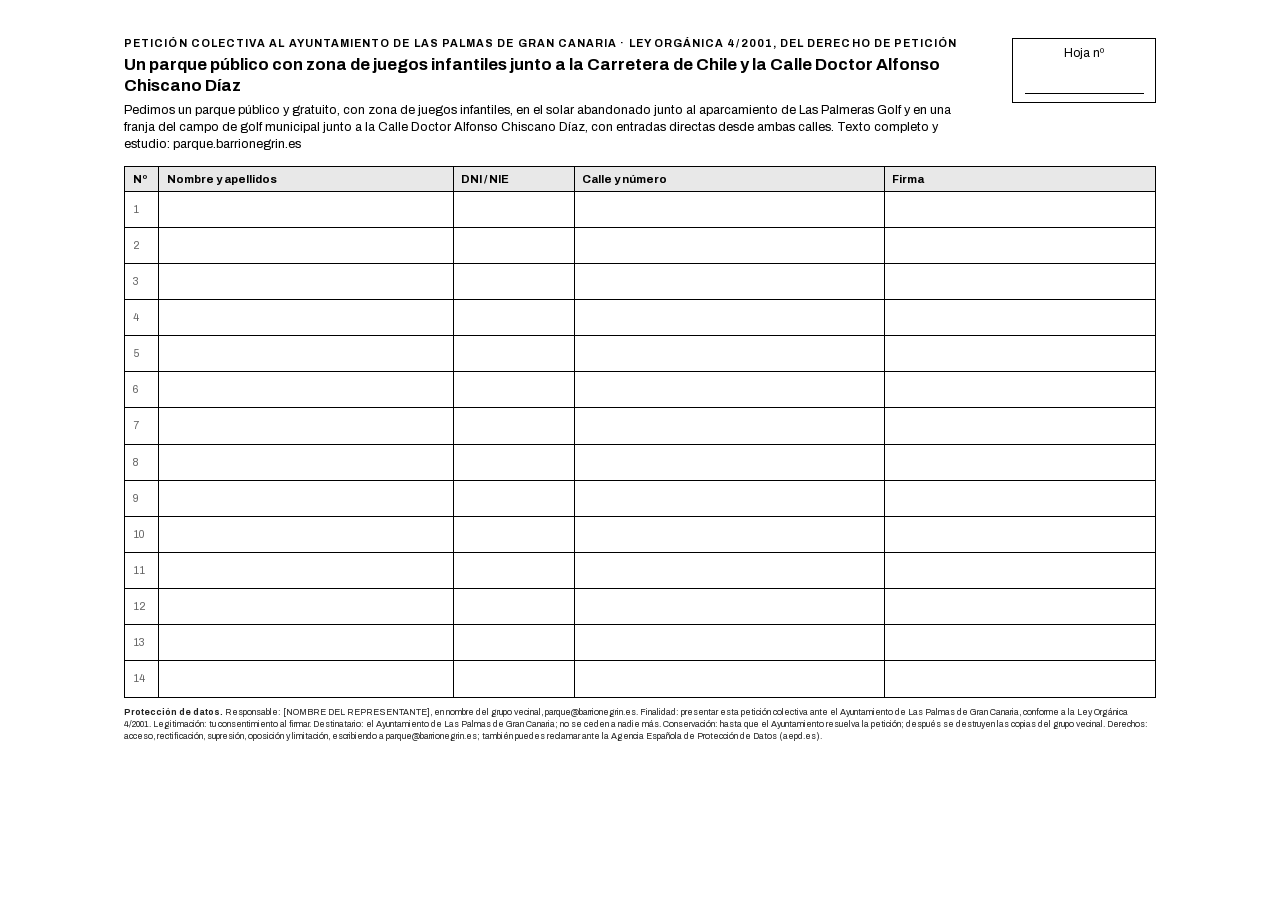
<file: peticion/hoja-firmas.html>
<!doctype html>
<html lang="es">
<head>
<meta charset="utf-8">
<title>Hoja de firmas: parque público junto a la Carretera de Chile y la Calle Doctor Alfonso Chiscano Díaz</title>
<!--
  Signature sheet for the collective petition (peticion.html), A4 landscape, 14 signatures per
  sheet. Fill in the [BRACKETS] in the data-protection notice, then:
  copy this template to peticion/privado/ (git-ignored), fill it in there and run
  python scripts/html2pdf.py peticion/privado/hoja-firmas.html peticion/privado/hoja-firmas.pdf
-->
<style>
@font-face{font-family:'Archivo';font-weight:400;src:url(../flyer/fonts/archivo-latin-400-normal.woff) format('woff')}
@font-face{font-family:'Archivo';font-weight:700;src:url(../flyer/fonts/archivo-latin-700-normal.woff) format('woff')}
@page{size:A4 landscape;margin:10mm 12mm 9mm}
html{font-family:'Archivo','Helvetica Neue',Arial,sans-serif;color:#000}
body{margin:0}
@media screen{body{width:273mm;margin:10mm auto}}
.head{display:grid;grid-template-columns:1fr 38mm;column-gap:8mm;align-items:start}
.kicker{font-size:8pt;font-weight:700;letter-spacing:.1em;text-transform:uppercase;margin:0 0 1.5mm}
h1{font-size:12.5pt;line-height:1.25;margin:0 0 1.5mm}
.ask{font-size:9.5pt;line-height:1.35;margin:0}
.sheet{border:0.4mm solid #000;padding:2mm 3mm;font-size:9pt;text-align:center}
.sheet b{display:block;margin-top:5mm;border-bottom:0.3mm solid #000}
table{width:100%;border-collapse:collapse;margin-top:3.5mm;table-layout:fixed}
th{font-size:8.5pt;text-align:left;padding:1.5mm 2mm;border:0.4mm solid #000;background:#e8e8e8}
td{height:9.3mm;border:0.3mm solid #000;font-size:8pt;color:#666;padding:0 2mm;vertical-align:middle}
col.n{width:9mm}col.name{width:78mm}col.dni{width:32mm}col.addr{width:82mm}
.rgpd{font-size:6.6pt;line-height:1.35;margin:2.5mm 0 0;color:#222}
</style>
</head>
<body>
<div class="head">
  <div>
    <p class="kicker">Petición colectiva al Ayuntamiento de Las Palmas de Gran Canaria · Ley Orgánica 4/2001, del derecho de petición</p>
    <h1>Un parque público con zona de juegos infantiles junto a la Carretera de Chile y la Calle Doctor Alfonso Chiscano Díaz</h1>
    <p class="ask">Pedimos un parque público y gratuito, con zona de juegos infantiles, en el solar abandonado junto al aparcamiento de Las Palmeras Golf y en una franja del campo de golf municipal junto a la Calle Doctor Alfonso Chiscano Díaz, con entradas directas desde ambas calles. Texto completo y estudio: parque.barrionegrin.es</p>
  </div>
  <div class="sheet">Hoja nº<b>&nbsp;</b></div>
</div>
<table>
  <colgroup><col class="n"><col class="name"><col class="dni"><col class="addr"><col></colgroup>
  <thead><tr><th>Nº</th><th>Nombre y apellidos</th><th>DNI / NIE</th><th>Calle y número</th><th>Firma</th></tr></thead>
  <tbody>
    <tr><td>1</td><td></td><td></td><td></td><td></td></tr>
    <tr><td>2</td><td></td><td></td><td></td><td></td></tr>
    <tr><td>3</td><td></td><td></td><td></td><td></td></tr>
    <tr><td>4</td><td></td><td></td><td></td><td></td></tr>
    <tr><td>5</td><td></td><td></td><td></td><td></td></tr>
    <tr><td>6</td><td></td><td></td><td></td><td></td></tr>
    <tr><td>7</td><td></td><td></td><td></td><td></td></tr>
    <tr><td>8</td><td></td><td></td><td></td><td></td></tr>
    <tr><td>9</td><td></td><td></td><td></td><td></td></tr>
    <tr><td>10</td><td></td><td></td><td></td><td></td></tr>
    <tr><td>11</td><td></td><td></td><td></td><td></td></tr>
    <tr><td>12</td><td></td><td></td><td></td><td></td></tr>
    <tr><td>13</td><td></td><td></td><td></td><td></td></tr>
    <tr><td>14</td><td></td><td></td><td></td><td></td></tr>
  </tbody>
</table>
<p class="rgpd"><strong>Protección de datos.</strong> Responsable: [NOMBRE DEL REPRESENTANTE], en nombre del grupo vecinal, parque@barrionegrin.es. Finalidad: presentar esta petición colectiva ante el Ayuntamiento de Las Palmas de Gran Canaria, conforme a la Ley Orgánica 4/2001. Legitimación: tu consentimiento al firmar. Destinatario: el Ayuntamiento de Las Palmas de Gran Canaria; no se ceden a nadie más. Conservación: hasta que el Ayuntamiento resuelva la petición; después se destruyen las copias del grupo vecinal. Derechos: acceso, rectificación, supresión, oposición y limitación, escribiendo a parque@barrionegrin.es; también puedes reclamar ante la Agencia Española de Protección de Datos (aepd.es).</p>
</body>
</html>
</file>
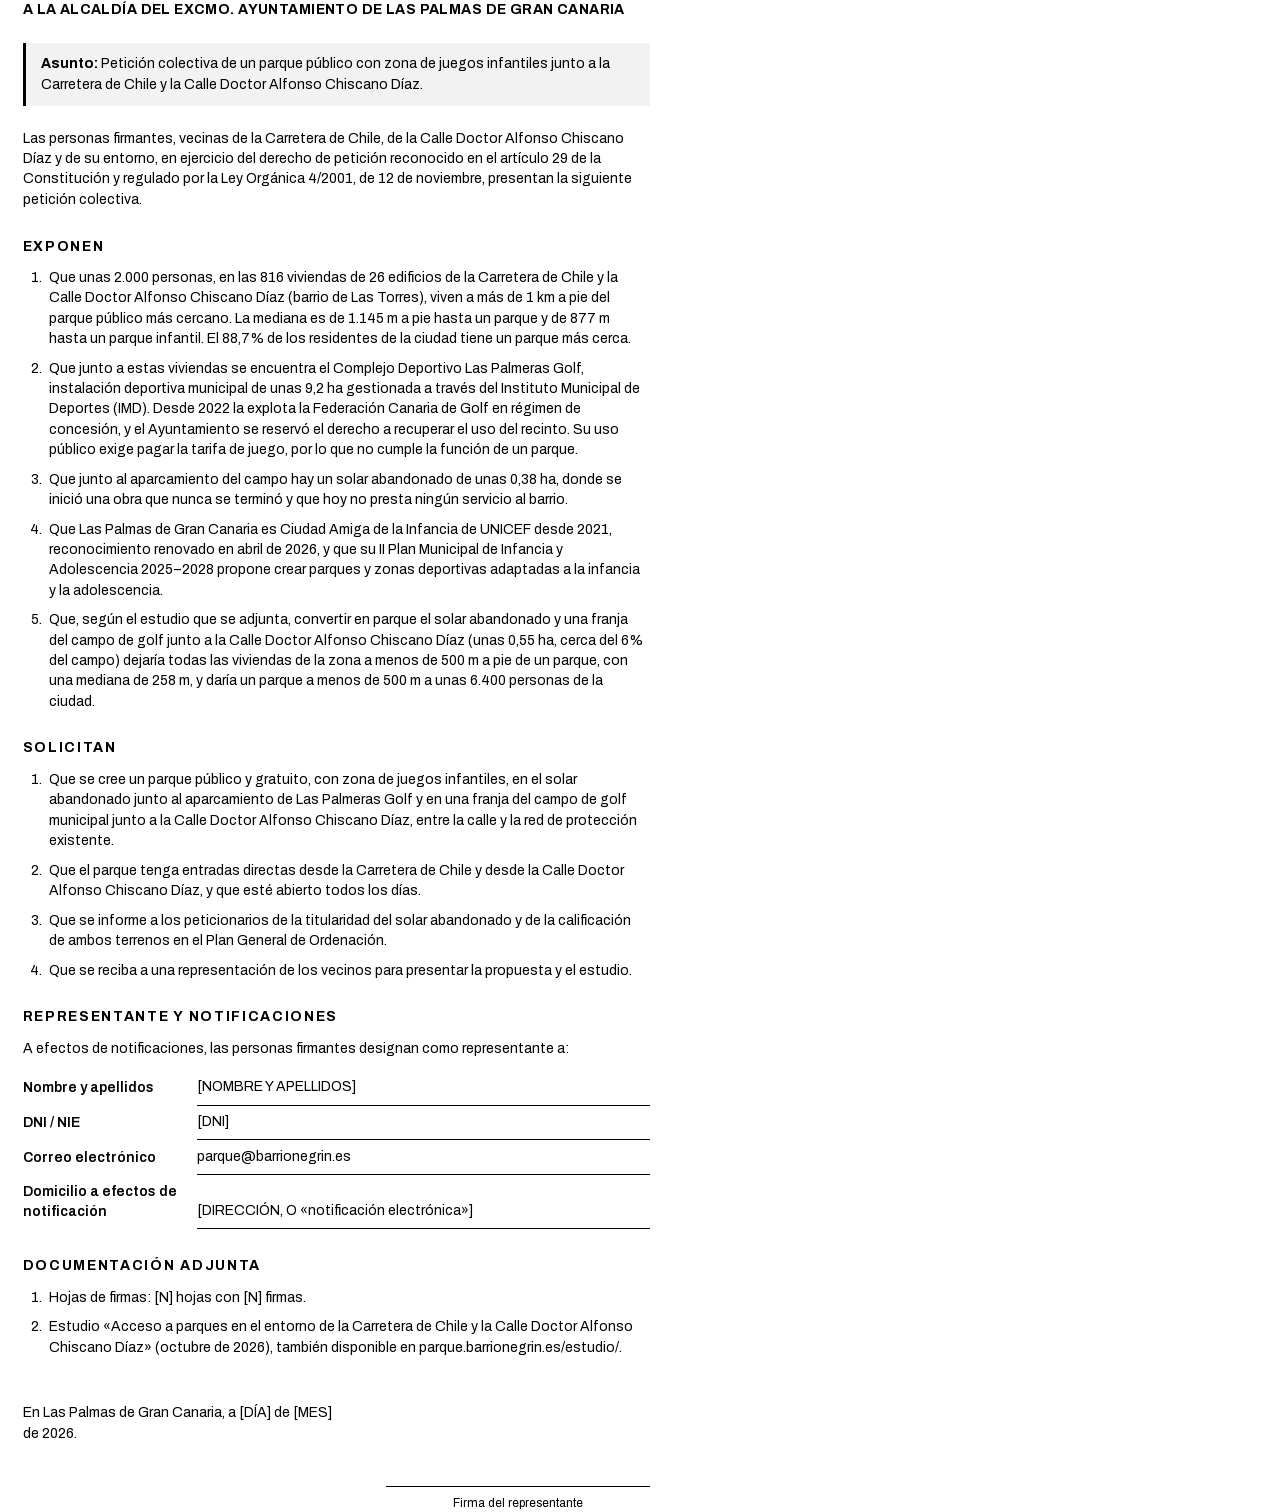
<file: peticion/peticion.html>
<!doctype html>
<html lang="es">
<head>
<meta charset="utf-8">
<title>Petición colectiva: parque público junto a la Carretera de Chile y la Calle Doctor Alfonso Chiscano Díaz</title>
<!--
  Collective petition (derecho de petición, LO 4/2001) to the Ayuntamiento. Fill in the [BRACKETS]
  (representative, dates, number of sheets and signatures), then: copy this template to peticion/privado/ (git-ignored), fill it in there and run
  python scripts/html2pdf.py peticion/privado/peticion.html peticion/privado/peticion.pdf. Signature sheets: hoja-firmas.html.
-->
<style>
@font-face{font-family:'Archivo';font-weight:400;src:url(../flyer/fonts/archivo-latin-400-normal.woff) format('woff')}
@font-face{font-family:'Archivo';font-weight:600;src:url(../flyer/fonts/archivo-latin-600-normal.woff) format('woff')}
@font-face{font-family:'Archivo';font-weight:700;src:url(../flyer/fonts/archivo-latin-700-normal.woff) format('woff')}
@page{size:A4;margin:20mm 22mm 20mm 22mm;
  @bottom-right{content:"Página " counter(page) " de " counter(pages);font:8pt 'Archivo',Arial,sans-serif;color:#555}}
html{font-family:'Archivo','Helvetica Neue',Arial,sans-serif;font-size:10.5pt;line-height:1.45;color:#000}
@media screen{body{max-width:166mm;margin:12mm auto;padding:0 6mm}}
body{margin:0}
.to{font-weight:700;text-transform:uppercase;letter-spacing:.03em;margin:0 0 6mm}
.subject{margin:0 0 6mm;padding:3mm 4mm;border-left:1mm solid #000;background:#f2f2f2}
h2{font-size:10.5pt;letter-spacing:.12em;text-transform:uppercase;margin:7mm 0 3mm}
p{margin:0 0 3mm}
ol{margin:0 0 3mm;padding-left:6mm}
li{margin:0 0 2.5mm;padding-left:1mm}
.fill{border-bottom:0.3mm solid #000;display:inline-block;min-width:60mm}
.rep{margin:2mm 0 0;border-collapse:collapse;width:100%}
.rep td{padding:1.8mm 0;vertical-align:bottom}
.rep td:first-child{width:46mm;font-weight:600}
.rep td:last-child{border-bottom:0.3mm solid #000}
.sign{margin-top:12mm;display:grid;grid-template-columns:1fr 70mm;column-gap:10mm}
.sign .box{border-top:0.3mm solid #000;padding-top:2mm;text-align:center;font-size:9pt;margin-top:22mm}
</style>
</head>
<body>

<p class="to">A la Alcaldía del Excmo. Ayuntamiento de Las Palmas de Gran Canaria</p>

<p class="subject"><strong>Asunto:</strong> Petición colectiva de un parque público con zona de juegos infantiles junto a la Carretera de Chile y la Calle Doctor Alfonso Chiscano Díaz.</p>

<p>Las personas firmantes, vecinas de la Carretera de Chile, de la Calle Doctor Alfonso Chiscano Díaz y de su entorno, en ejercicio del derecho de petición reconocido en el artículo 29 de la Constitución y regulado por la Ley Orgánica 4/2001, de 12 de noviembre, presentan la siguiente petición colectiva.</p>

<h2>Exponen</h2>
<ol>
  <li>Que unas 2.000 personas, en las 816 viviendas de 26 edificios de la Carretera de Chile y la Calle Doctor Alfonso Chiscano Díaz (barrio de Las Torres), viven a más de 1 km a pie del parque público más cercano. La mediana es de 1.145 m a pie hasta un parque y de 877 m hasta un parque infantil. El 88,7% de los residentes de la ciudad tiene un parque más cerca.</li>
  <li>Que junto a estas viviendas se encuentra el Complejo Deportivo Las Palmeras Golf, instalación deportiva municipal de unas 9,2 ha gestionada a través del Instituto Municipal de Deportes (IMD). Desde 2022 la explota la Federación Canaria de Golf en régimen de concesión, y el Ayuntamiento se reservó el derecho a recuperar el uso del recinto. Su uso público exige pagar la tarifa de juego, por lo que no cumple la función de un parque.</li>
  <li>Que junto al aparcamiento del campo hay un solar abandonado de unas 0,38 ha, donde se inició una obra que nunca se terminó y que hoy no presta ningún servicio al barrio.</li>
  <li>Que Las Palmas de Gran Canaria es Ciudad Amiga de la Infancia de UNICEF desde 2021, reconocimiento renovado en abril de 2026, y que su II Plan Municipal de Infancia y Adolescencia 2025–2028 propone crear parques y zonas deportivas adaptadas a la infancia y la adolescencia.</li>
  <li>Que, según el estudio que se adjunta, convertir en parque el solar abandonado y una franja del campo de golf junto a la Calle Doctor Alfonso Chiscano Díaz (unas 0,55 ha, cerca del 6% del campo) dejaría todas las viviendas de la zona a menos de 500 m a pie de un parque, con una mediana de 258 m, y daría un parque a menos de 500 m a unas 6.400 personas de la ciudad.</li>
</ol>

<h2>Solicitan</h2>
<ol>
  <li>Que se cree un parque público y gratuito, con zona de juegos infantiles, en el solar abandonado junto al aparcamiento de Las Palmeras Golf y en una franja del campo de golf municipal junto a la Calle Doctor Alfonso Chiscano Díaz, entre la calle y la red de protección existente.</li>
  <li>Que el parque tenga entradas directas desde la Carretera de Chile y desde la Calle Doctor Alfonso Chiscano Díaz, y que esté abierto todos los días.</li>
  <li>Que se informe a los peticionarios de la titularidad del solar abandonado y de la calificación de ambos terrenos en el Plan General de Ordenación.</li>
  <li>Que se reciba a una representación de los vecinos para presentar la propuesta y el estudio.</li>
</ol>

<h2>Representante y notificaciones</h2>
<p>A efectos de notificaciones, las personas firmantes designan como representante a:</p>
<table class="rep">
  <tr><td>Nombre y apellidos</td><td>[NOMBRE Y APELLIDOS]</td></tr>
  <tr><td>DNI / NIE</td><td>[DNI]</td></tr>
  <tr><td>Correo electrónico</td><td>parque@barrionegrin.es</td></tr>
  <tr><td>Domicilio a efectos de notificación</td><td>[DIRECCIÓN, O «notificación electrónica»]</td></tr>
</table>

<h2>Documentación adjunta</h2>
<ol>
  <li>Hojas de firmas: [N] hojas con [N] firmas.</li>
  <li>Estudio «Acceso a parques en el entorno de la Carretera de Chile y la Calle Doctor Alfonso Chiscano Díaz» (octubre de 2026), también disponible en parque.barrionegrin.es/estudio/.</li>
</ol>

<div class="sign">
  <p>En Las Palmas de Gran Canaria, a [DÍA] de [MES] de 2026.</p>
  <div class="box">Firma del representante</div>
</div>

</body>
</html>
</file>
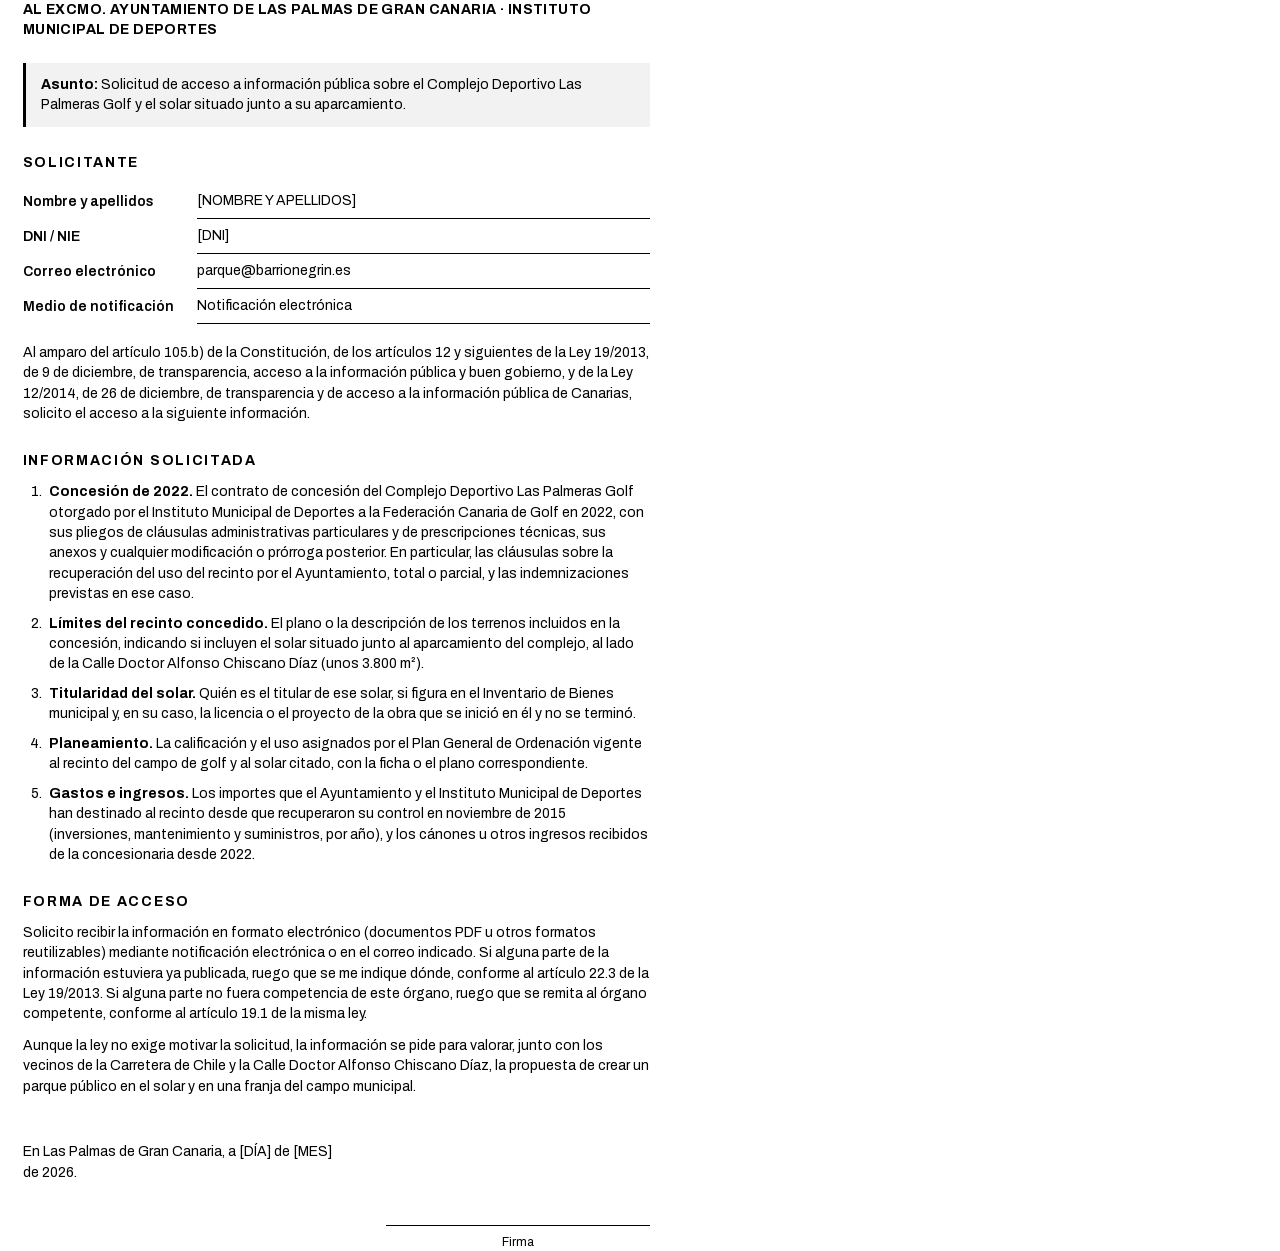
<file: peticion/solicitud-informacion.html>
<!doctype html>
<html lang="es">
<head>
<meta charset="utf-8">
<title>Solicitud de acceso a información pública: Complejo Deportivo Las Palmeras Golf y solar anexo</title>
<!--
  Request for public information (Ley 19/2013 and Ley 12/2014 de Canarias), filed by one person,
  separately from the collective petition. Fill in the [BRACKETS], then:
  copy this template to peticion/privado/ (git-ignored), fill it in there and run
  python scripts/html2pdf.py peticion/privado/solicitud-informacion.html peticion/privado/solicitud-informacion.pdf
  It can be filed online (Ayuntamiento's sede electrónica, "acceso a la información pública"),
  pasting the text or attaching the PDF.
-->
<style>
@font-face{font-family:'Archivo';font-weight:400;src:url(../flyer/fonts/archivo-latin-400-normal.woff) format('woff')}
@font-face{font-family:'Archivo';font-weight:600;src:url(../flyer/fonts/archivo-latin-600-normal.woff) format('woff')}
@font-face{font-family:'Archivo';font-weight:700;src:url(../flyer/fonts/archivo-latin-700-normal.woff) format('woff')}
@page{size:A4;margin:20mm 22mm 20mm 22mm;
  @bottom-right{content:"Página " counter(page) " de " counter(pages);font:8pt 'Archivo',Arial,sans-serif;color:#555}}
html{font-family:'Archivo','Helvetica Neue',Arial,sans-serif;font-size:10.5pt;line-height:1.45;color:#000}
@media screen{body{max-width:166mm;margin:12mm auto;padding:0 6mm}}
body{margin:0}
.to{font-weight:700;text-transform:uppercase;letter-spacing:.03em;margin:0 0 6mm}
.subject{margin:0 0 6mm;padding:3mm 4mm;border-left:1mm solid #000;background:#f2f2f2}
h2{font-size:10.5pt;letter-spacing:.12em;text-transform:uppercase;margin:7mm 0 3mm}
p{margin:0 0 3mm}
ol{margin:0 0 3mm;padding-left:6mm}
li{margin:0 0 2.5mm;padding-left:1mm}
.rep{margin:2mm 0 0;border-collapse:collapse;width:100%}
.rep td{padding:1.8mm 0;vertical-align:bottom}
.rep td:first-child{width:46mm;font-weight:600}
.rep td:last-child{border-bottom:0.3mm solid #000}
.sign{margin-top:12mm;display:grid;grid-template-columns:1fr 70mm;column-gap:10mm}
.sign .box{border-top:0.3mm solid #000;padding-top:2mm;text-align:center;font-size:9pt;margin-top:22mm}
</style>
</head>
<body>

<p class="to">Al Excmo. Ayuntamiento de Las Palmas de Gran Canaria · Instituto Municipal de Deportes</p>

<p class="subject"><strong>Asunto:</strong> Solicitud de acceso a información pública sobre el Complejo Deportivo Las Palmeras Golf y el solar situado junto a su aparcamiento.</p>

<h2>Solicitante</h2>
<table class="rep">
  <tr><td>Nombre y apellidos</td><td>[NOMBRE Y APELLIDOS]</td></tr>
  <tr><td>DNI / NIE</td><td>[DNI]</td></tr>
  <tr><td>Correo electrónico</td><td>parque@barrionegrin.es</td></tr>
  <tr><td>Medio de notificación</td><td>Notificación electrónica</td></tr>
</table>

<p style="margin-top:5mm">Al amparo del artículo 105.b) de la Constitución, de los artículos 12 y siguientes de la Ley 19/2013, de 9 de diciembre, de transparencia, acceso a la información pública y buen gobierno, y de la Ley 12/2014, de 26 de diciembre, de transparencia y de acceso a la información pública de Canarias, solicito el acceso a la siguiente información.</p>

<h2>Información solicitada</h2>
<ol>
  <li><strong>Concesión de 2022.</strong> El contrato de concesión del Complejo Deportivo Las Palmeras Golf otorgado por el Instituto Municipal de Deportes a la Federación Canaria de Golf en 2022, con sus pliegos de cláusulas administrativas particulares y de prescripciones técnicas, sus anexos y cualquier modificación o prórroga posterior. En particular, las cláusulas sobre la recuperación del uso del recinto por el Ayuntamiento, total o parcial, y las indemnizaciones previstas en ese caso.</li>
  <li><strong>Límites del recinto concedido.</strong> El plano o la descripción de los terrenos incluidos en la concesión, indicando si incluyen el solar situado junto al aparcamiento del complejo, al lado de la Calle Doctor Alfonso Chiscano Díaz (unos 3.800 m²).</li>
  <li><strong>Titularidad del solar.</strong> Quién es el titular de ese solar, si figura en el Inventario de Bienes municipal y, en su caso, la licencia o el proyecto de la obra que se inició en él y no se terminó.</li>
  <li><strong>Planeamiento.</strong> La calificación y el uso asignados por el Plan General de Ordenación vigente al recinto del campo de golf y al solar citado, con la ficha o el plano correspondiente.</li>
  <li><strong>Gastos e ingresos.</strong> Los importes que el Ayuntamiento y el Instituto Municipal de Deportes han destinado al recinto desde que recuperaron su control en noviembre de 2015 (inversiones, mantenimiento y suministros, por año), y los cánones u otros ingresos recibidos de la concesionaria desde 2022.</li>
</ol>

<h2>Forma de acceso</h2>
<p>Solicito recibir la información en formato electrónico (documentos PDF u otros formatos reutilizables) mediante notificación electrónica o en el correo indicado. Si alguna parte de la información estuviera ya publicada, ruego que se me indique dónde, conforme al artículo 22.3 de la Ley 19/2013. Si alguna parte no fuera competencia de este órgano, ruego que se remita al órgano competente, conforme al artículo 19.1 de la misma ley.</p>

<p>Aunque la ley no exige motivar la solicitud, la información se pide para valorar, junto con los vecinos de la Carretera de Chile y la Calle Doctor Alfonso Chiscano Díaz, la propuesta de crear un parque público en el solar y en una franja del campo municipal.</p>

<div class="sign">
  <p>En Las Palmas de Gran Canaria, a [DÍA] de [MES] de 2026.</p>
  <div class="box">Firma</div>
</div>

</body>
</html>
</file>
<file: docs/site.css>
/* Layout: one phone-first column; a green campaign band on top, a yellow call-to-action band, plain sections between. Same identity as the paper flyer. */
:root{
  --bg:#ffffff; --fg:#15201a; --muted:#4a554e; --line:#d5ddd8;
  --green:#0b5a39; --on-green:#ffffff; --yellow:#f5c518; --on-yellow:#15201a;
  --soft:#eef3ef; --link:#0b5a39;
  --display:'Archivo Black','Arial Black',Impact,sans-serif;
  --body:'Archivo','Helvetica Neue',Helvetica,Arial,sans-serif;
}
@media (prefers-color-scheme: dark){
  :root:not([data-theme="light"]){
    --bg:#0e1612; --fg:#e6eee8; --muted:#a6b3ab; --line:#2a3a31;
    --green:#0d6b44; --on-green:#ffffff; --yellow:#f5c518; --on-yellow:#15201a;
    --soft:#16241c; --link:#7fd3a6; color-scheme:dark;
    --map-bg:#16241c; --map-bldg:#2c3b33; --map-home:#e2622b; --map-home-text:#f59a6b; --map-new:#5a3424; --map-golf:#3f3b22;
    --map-golf-text:#d8c98f; --map-park:#2e9d68; --map-casing:#0e1612; --map-road:#46584e;
    --map-text:#e6eee8; --map-muted:#a6b3ab; --map-halo:#16241c;
  }
}
:root[data-theme="dark"]{
  --bg:#0e1612; --fg:#e6eee8; --muted:#a6b3ab; --line:#2a3a31;
  --green:#0d6b44; --on-green:#ffffff; --yellow:#f5c518; --on-yellow:#15201a;
  --soft:#16241c; --link:#7fd3a6; color-scheme:dark;
  --map-bg:#16241c; --map-bldg:#2c3b33; --map-home:#e2622b; --map-home-text:#f59a6b; --map-new:#5a3424; --map-golf:#3f3b22;
  --map-golf-text:#d8c98f; --map-park:#2e9d68; --map-casing:#0e1612; --map-road:#46584e;
  --map-text:#e6eee8; --map-muted:#a6b3ab; --map-halo:#16241c;
}
*{box-sizing:border-box}
body{background:var(--bg);color:var(--fg);font-family:var(--body);font-size:17px;line-height:1.5}
a{color:var(--link)}
.wrap{max-width:680px;margin:0 auto;padding-left:max(16px, env(safe-area-inset-left, 0px));padding-right:max(16px, env(safe-area-inset-right, 0px))}
.band-green{background:var(--green);color:var(--on-green)}
.band-yellow{background:var(--yellow);color:var(--on-yellow)}
.hero .wrap{padding-block:40px 36px;display:flex;flex-direction:column;gap:16px}
.kicker{font-weight:700;font-size:13px;letter-spacing:.12em;text-transform:uppercase;color:var(--yellow)}
h1,h2{font-family:var(--display);font-weight:400;margin:0;text-wrap:balance}
h1{font-size:clamp(40px,10vw,60px);line-height:.98}
h2{font-size:clamp(26px,6vw,32px);line-height:1.1}
.lead{margin:0;font-size:20px;line-height:1.35;font-weight:600;text-wrap:pretty}
.btn{display:inline-flex;align-items:center;justify-content:center;gap:8px;min-height:52px;padding:12px 24px;border-radius:999px;font-weight:700;font-size:18px;text-decoration:none;border:0;cursor:pointer;font-family:var(--body)}
.btn:focus-visible{outline:3px solid var(--fg);outline-offset:3px}
.btn-yellow{background:var(--yellow);color:var(--on-yellow)}
.btn-dark{background:var(--on-yellow);color:var(--yellow)}
.btn-ghost{background:transparent;color:var(--on-yellow);box-shadow:inset 0 0 0 2px var(--on-yellow)}
.btn[aria-disabled="true"]{opacity:.75;cursor:default}
.hero .btn{align-self:flex-start}
.hero{overflow:hidden}
.hero-art{display:block;width:100%;height:clamp(120px,20vw,190px);margin-top:-8px}
figure.map{margin:0;display:flex;flex-direction:column;gap:10px}
.mapa{display:block;width:100%;height:auto;border-radius:14px}
section.block .wrap{padding-block:36px;display:flex;flex-direction:column;gap:18px}
section.block + section.block .wrap{border-top:1px solid var(--line)}
.stats{display:grid;grid-template-columns:repeat(3,minmax(0,1fr));gap:20px}
.stat{display:flex;flex-direction:column;gap:6px;min-width:0}
.stat b{font-family:var(--display);font-weight:400;font-size:clamp(30px,7vw,40px);line-height:1;color:var(--link);font-variant-numeric:tabular-nums}
.stat span{font-size:15px;line-height:1.4;color:var(--muted)}
@media (max-width:520px){.stats{grid-template-columns:1fr;gap:16px}.stat{flex-direction:row;align-items:baseline;gap:14px}.stat b{flex:0 0 7.5ch}}
ol.asks{list-style:none;margin:0;padding:0;display:flex;flex-direction:column;gap:14px}
ol.asks li{display:flex;gap:14px;align-items:flex-start}
ol.asks .n{flex:0 0 34px;height:34px;border-radius:50%;background:var(--yellow);color:var(--on-yellow);font-family:var(--display);font-size:18px;display:flex;align-items:center;justify-content:center}
ol.asks p{margin:0;padding-top:4px;min-width:0}
p{margin:0}
.muted{color:var(--muted)}
.small{font-size:14px;line-height:1.5}
.unicef{font-weight:700;color:var(--link)}
/* to-scale bars */
.fig{display:flex;flex-direction:column;gap:14px;background:var(--soft);border-radius:14px;padding:20px}
.fig h3{margin:0;font-size:15px;font-weight:700;letter-spacing:.06em;text-transform:uppercase;color:var(--muted)}
.bar-row{display:flex;flex-direction:column;gap:6px}
.bar-label{display:flex;justify-content:space-between;gap:12px;font-size:15px}
.bar-label strong{font-variant-numeric:tabular-nums;white-space:nowrap}
.track{height:22px;border-radius:6px;background:var(--line);overflow:hidden;position:relative}
.fill{height:100%;border-radius:6px}
.fill.red{background:#c2410c}
.fill.green{background:var(--link)}
.course{height:44px;border-radius:8px;background:repeating-linear-gradient(135deg,#d9c78f 0 8px,#cdb979 8px 16px);position:relative;overflow:hidden}
.course .strip{position:absolute;left:0;top:0;bottom:0;width:5.8%;background:var(--yellow);box-shadow:inset -2px 0 0 var(--on-yellow)}
.legend{display:flex;flex-wrap:wrap;gap:6px 18px;font-size:14px;color:var(--muted)}
.legend i{display:inline-block;width:12px;height:12px;border-radius:3px;margin-right:6px;vertical-align:-1px}
.facts{margin:0;padding-left:20px;display:flex;flex-direction:column;gap:8px}
.cta .wrap{padding-block:36px;display:flex;flex-direction:column;gap:18px}
.cta h2{font-size:clamp(32px,8vw,44px);line-height:1}
.steps{display:flex;flex-direction:column;gap:14px;margin:0;padding:0;list-style:none}
.steps li{display:flex;flex-direction:column;gap:4px}
.steps strong{font-size:18px}
.buttons{display:flex;flex-wrap:wrap;gap:12px}
.note{font-size:14px;line-height:1.5}
footer .wrap{padding-block:24px 40px;font-size:13px;line-height:1.55;color:var(--muted);display:flex;flex-direction:column;gap:8px}
@media (prefers-reduced-motion:no-preference){.btn{transition:transform .12s ease}.btn:hover{transform:translateY(-1px)}}
html{-webkit-text-size-adjust:100%}body{margin:0}
/* Language switch at the top of the hero */
.topbar{display:flex;justify-content:flex-end}
.lang{color:var(--on-green);font-weight:700;font-size:14px;letter-spacing:.04em;text-decoration:none;
  padding:6px 14px;border-radius:999px;box-shadow:inset 0 0 0 2px rgba(255,255,255,.55)}
.lang:hover{background:rgba(255,255,255,.12)}
.lang:focus-visible{outline:3px solid var(--yellow);outline-offset:2px}
.hero .wrap{padding-top:20px}
/* Study links: second hero button and a card after the numbers */
.hero-actions{display:flex;flex-wrap:wrap;gap:12px}
.btn-outline-light{background:transparent;color:var(--on-green);box-shadow:inset 0 0 0 2px rgba(255,255,255,.75)}
.btn-outline-light:hover{background:rgba(255,255,255,.12)}
.btn-green{background:var(--green);color:var(--on-green)}
.btn-outline{background:transparent;color:var(--link);box-shadow:inset 0 0 0 2px var(--link)}
.study-card{display:flex;flex-direction:column;gap:12px;padding:20px;border-radius:14px;background:var(--soft);
  border-left:6px solid var(--link)}
.study-card h3{margin:0;font-family:var(--display);font-weight:400;font-size:22px;line-height:1.15}
/* Links on the yellow band: dark text colour, readable in both themes */
.band-yellow p a{color:var(--on-yellow);font-weight:700}
.contact{font-size:16px}
</file>
